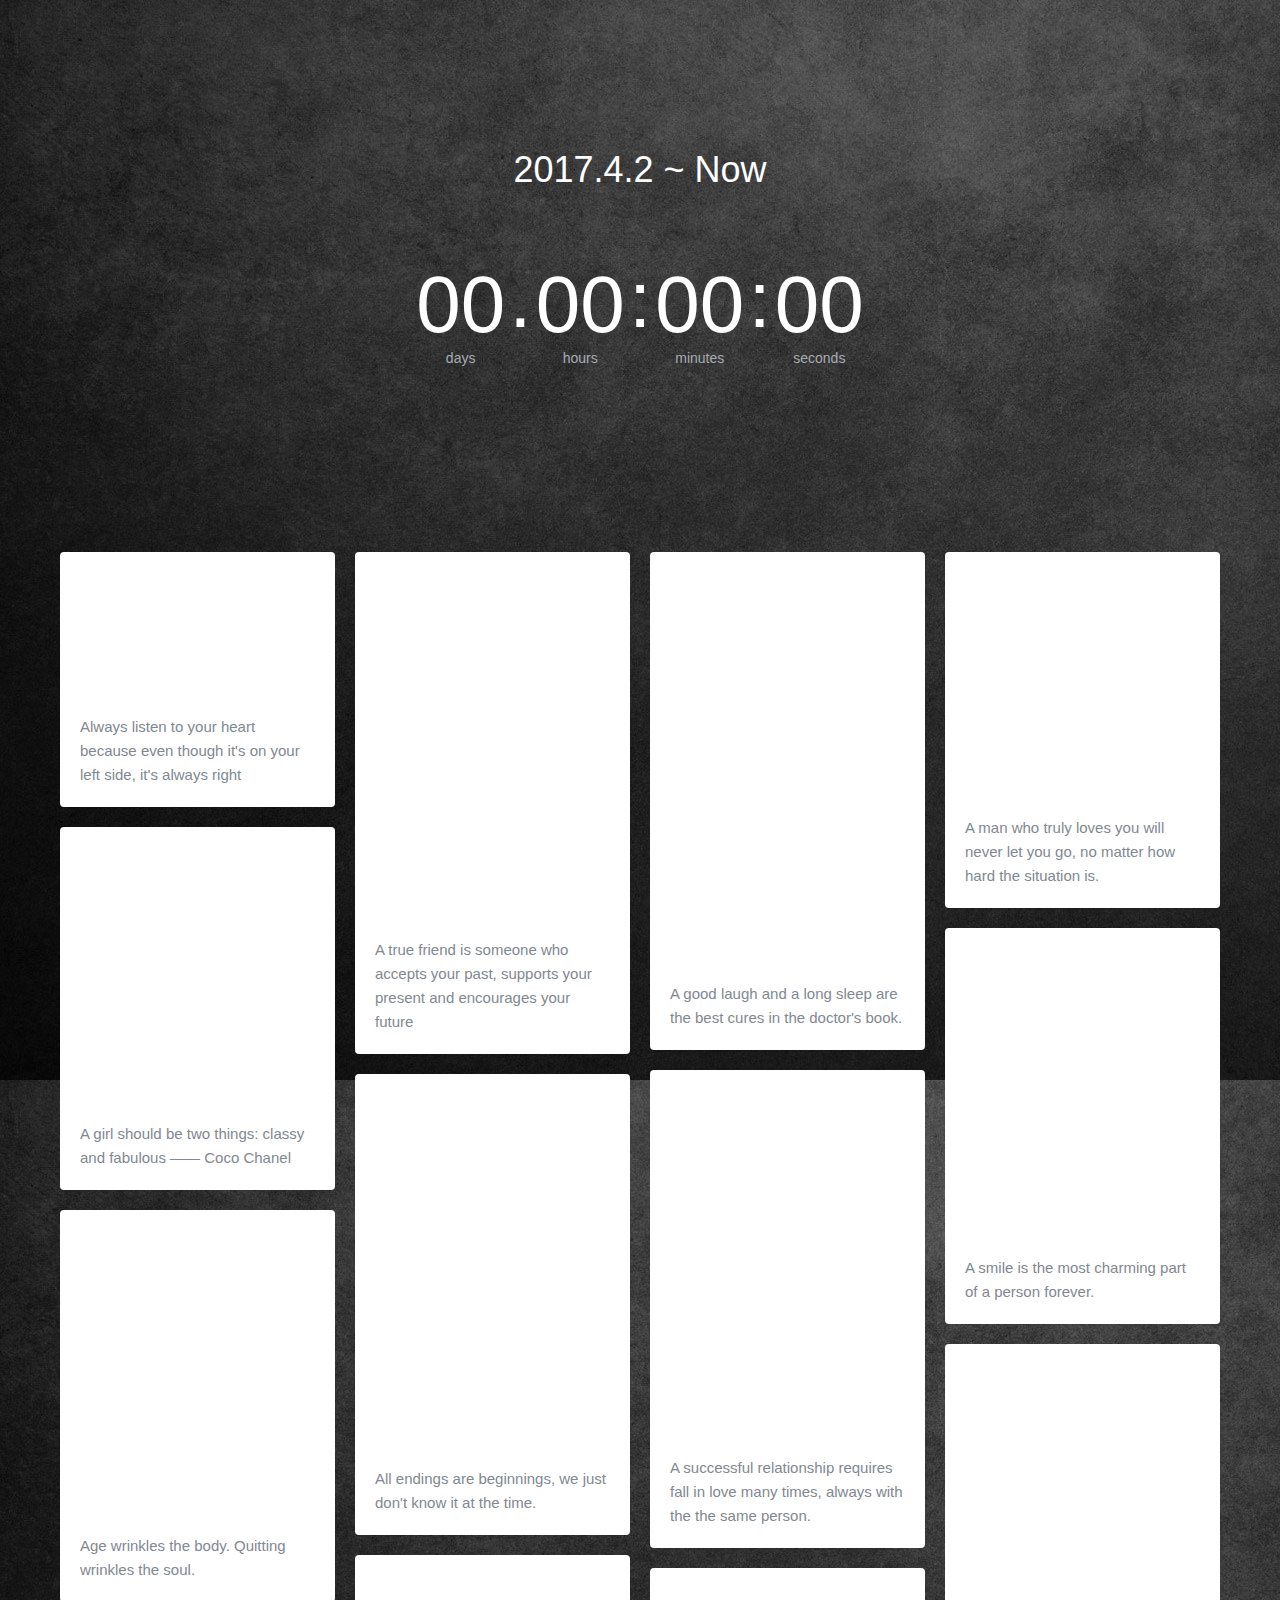
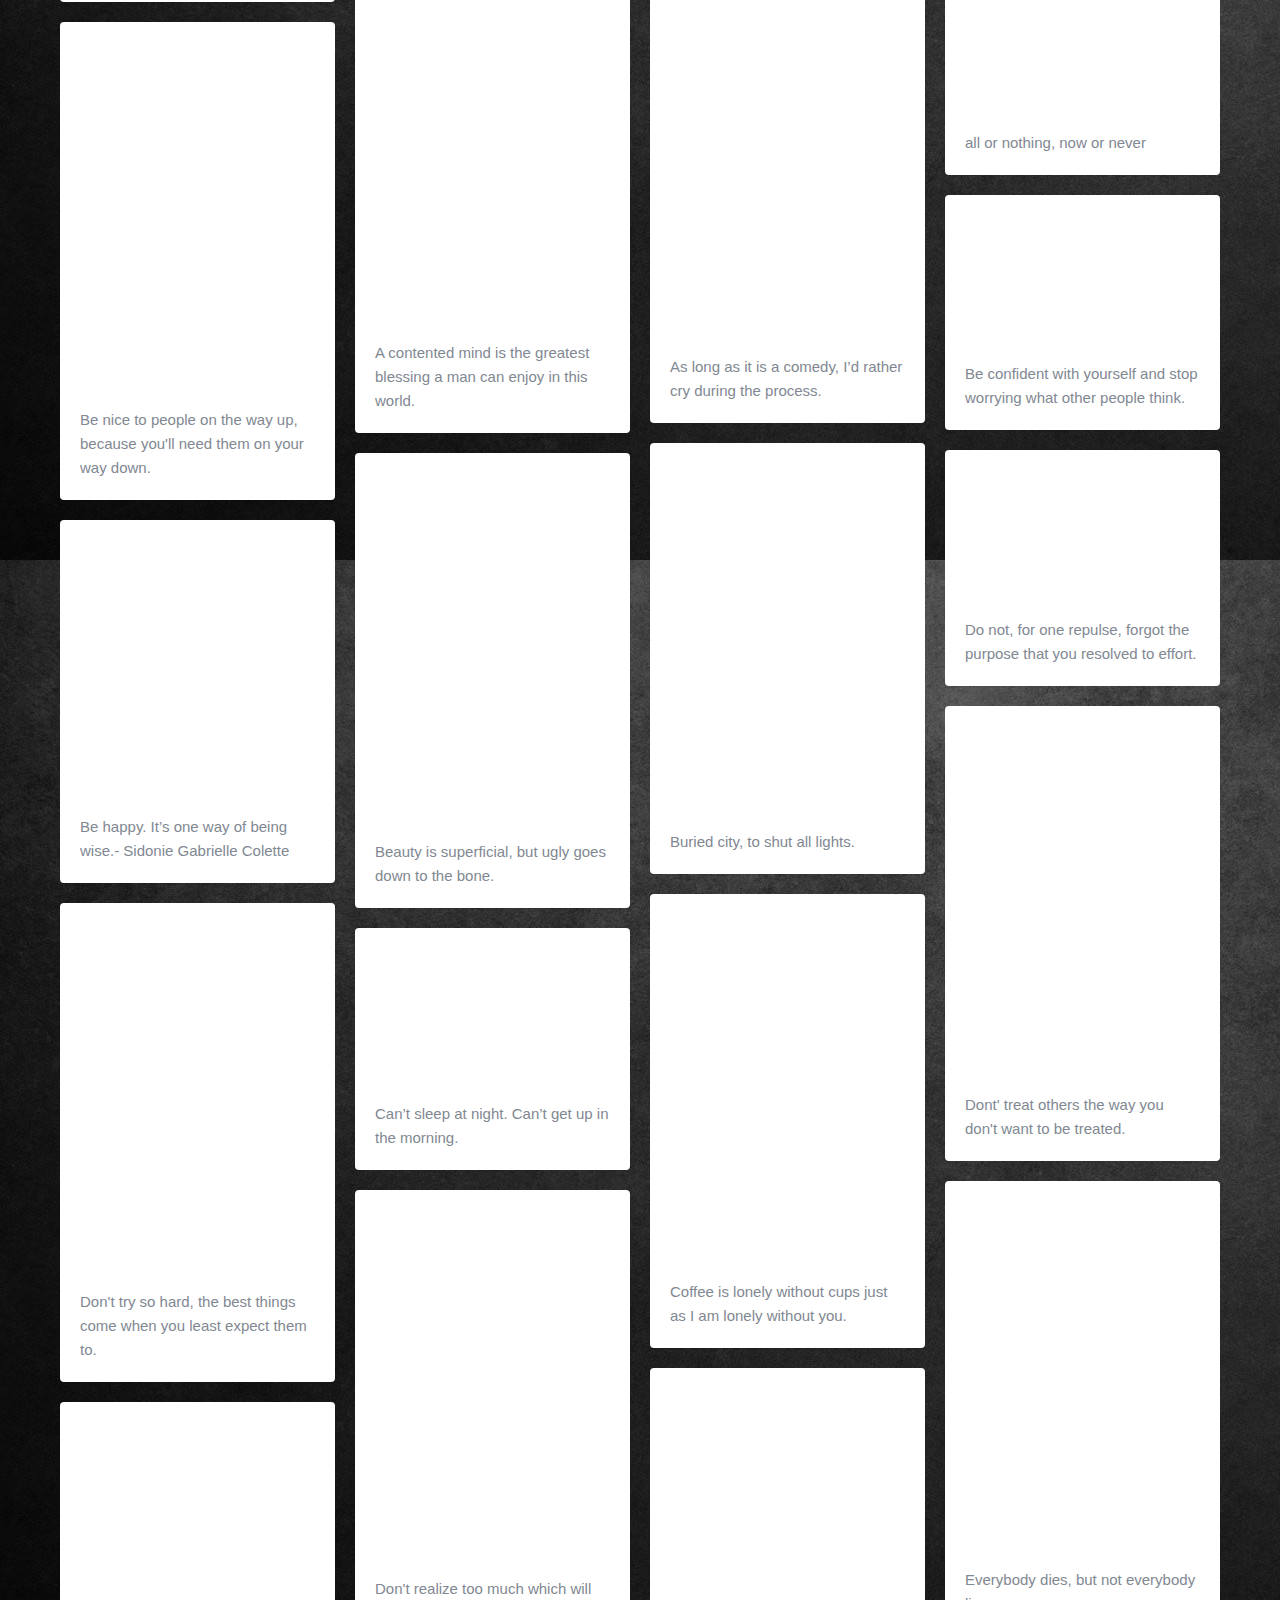
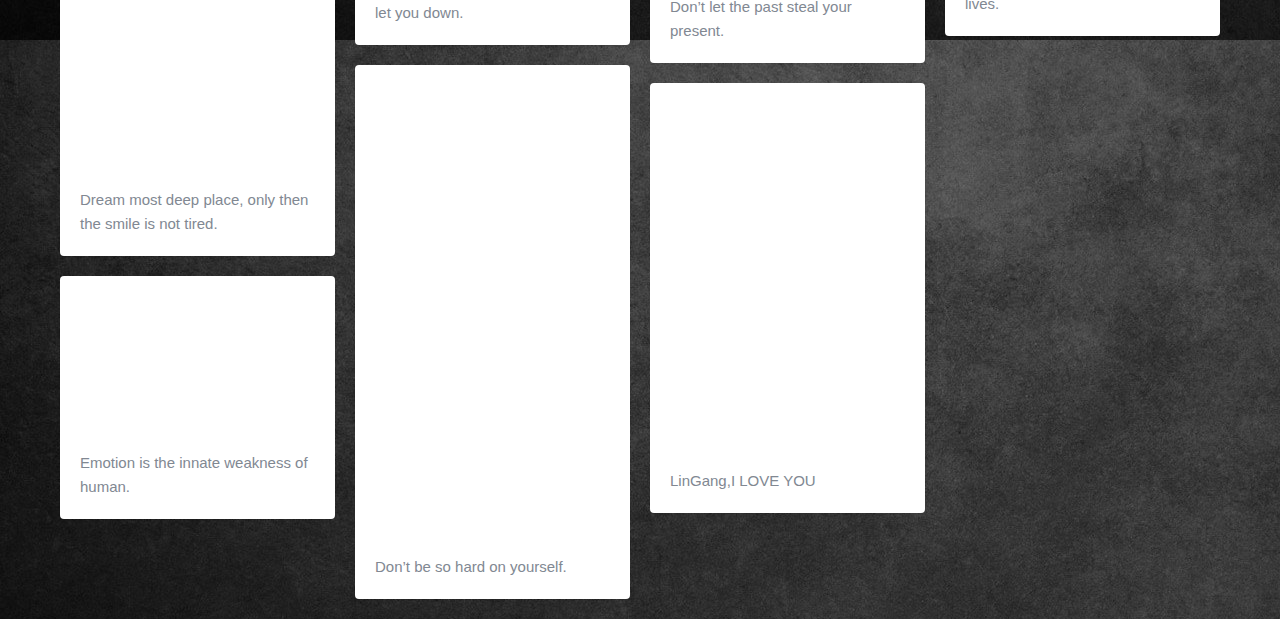
<file: gralley.html>
<!DOCTYPE html>
<!--[if lt IE 7]>      <html class="no-js lt-ie9 lt-ie8 lt-ie7"> <![endif]-->
<!--[if IE 7]>         <html class="no-js lt-ie9 lt-ie8"> <![endif]-->
<!--[if IE 8]>         <html class="no-js lt-ie9"> <![endif]-->
<!--[if gt IE 8]><!--> <html class="no-js"> <!--<![endif]-->
	<head>
	<meta charset="utf-8">
	<meta http-equiv="X-UA-Compatible" content="IE=edge">
	<title>相册 </title>
	<meta name="viewport" content="width=device-width, initial-scale=1">
	<meta name="keywords" content="free html5, free template, free bootstrap, html5, css3, mobile first, responsive" />




	
	<!-- Animate.css -->
	<link rel="stylesheet" href="gralley/css/animate.css">
	<!-- Magnific Popup -->
	<link rel="stylesheet" href="gralley/css/magnific-popup.css">
	<!-- Salvattore -->
	<link rel="stylesheet" href="gralley/css/salvattore.css">
	<!-- Theme Style -->
	<link rel="stylesheet" href="gralley/css/style.css">
	<!-- Time Style-->
	<link rel="stylesheet" href="gralley/css/time.css" />
	<!-- Modernizr JS -->
	<script src="gralley/js/modernizr-2.6.2.min.js"></script>
	
	<!-- FOR IE9 below -->
	<!--[if lt IE 9]>
	<script src="js/respond.min.js"></script>
	<![endif]-->

	
	</head>
	<body>
		
	<!-- Time -->
    <h1 align="center" style="margin-top:150px; color: white;">2017.4.2 ~ Now</h1>
    <ul class="countdown" style="color: white;">
        <li> <span class="days">00</span>
            <p class="days_ref">days</p>
        </li>
        <li class="seperator">.</li>
        <li> <span class="hours">00</span>
            <p class="hours_ref">hours</p>
        </li>
        <li class="seperator">:</li>
        <li> <span class="minutes">00</span>
            <p class="minutes_ref">minutes</p>
        </li>
        <li class="seperator">:</li>
        <li> <span class="seconds">00</span>
            <p class="seconds_ref">seconds</p>
        </li>
    </ul>
    <script src="js/jquery.min.js" type="text/javascript"></script>
    <script src="gralley/js/time.js" type="text/javascript"></script>
	
 <script  type="text/javascript">
        $('.countdown').downCount({
            date: '04/01/2017 00:00:00',
            offset: +8
        }, function () {
            alert('倒计时结束!');
        });
        
        
    </script>
	
	<!-- Gralley -->
	<div id="fh5co-main">
	<div class="container">

		<div class="row">

			<div id="fh5co-board" data-columns>

				<div class="item">
					<div class="animate-box">
						<a href="gralley/img/pictures/img_1.jpg" class="image-popup fh5co-board-img" title="林港是小狗">
							<img src="gralley/img/pictures/img_1.jpg" alt="Free HTML5 Bootstrap template"></a>
					</div>
					<div class="fh5co-desc">Always listen to your heart because even though it's on your left side, it's always right</div>
				</div>
				<div class="item">
					<div class="animate-box">
						<a href="gralley/img/pictures/img_2.jpg" class="image-popup fh5co-board-img" title="林港是小狗">
							<img src="gralley/img/pictures/img_2.jpg" alt="Free HTML5 Bootstrap template"></a>
					</div>
					<div class="fh5co-desc">A true friend is someone who accepts your past, supports your present and encourages your future</div>
				</div>
				<div class="item">
					<div class="animate-box">
						<a href="gralley/img/pictures/img_3.jpg" class="image-popup fh5co-board-img" title="林港是小狗">
							<img src="gralley/img/pictures/img_3.jpg" alt="Free HTML5 Bootstrap template"></a>
					</div>
					<div class="fh5co-desc">A good laugh and a long sleep are the best cures in the doctor's book.</div>
				</div>
				
				<div class="item">
					<div class="animate-box">
						<a href="gralley/img/pictures/img_4.jpg" class="image-popup fh5co-board-img" title="林港是小狗">
							<img src="gralley/img/pictures/img_4.jpg" alt="Free HTML5 Bootstrap template"></a>
					</div>
					<div class="fh5co-desc">A man who truly loves you will never let you go, no matter how hard the situation is.</div>
				</div>
				
				<div class="item">
					<div class="animate-box">
						<a href="gralley/img/pictures/img_5.jpg" class="image-popup fh5co-board-img" title="林港是小狗">
							<img src="gralley/img/pictures/img_5.jpg" alt="Free HTML5 Bootstrap template"></a>
					</div>
					<div class="fh5co-desc">A girl should be two things: classy and fabulous —— Coco Chanel </div>
				</div>
				
				<div class="item">
					<div class="animate-box">
						<a href="gralley/img/pictures/img_6.jpg" class="image-popup fh5co-board-img" title="林港是小狗">
							<img src="gralley/img/pictures/img_6.jpg" alt="Free HTML5 Bootstrap template"></a>
					</div>
					<div class="fh5co-desc">All endings are beginnings, we just don't know it at the time.</div>
				</div>
				
				<div class="item">
					<div class="animate-box">
						<a href="gralley/img/pictures/img_7.jpg" class="image-popup fh5co-board-img" title="林港是小狗">
							<img src="gralley/img/pictures/img_7.jpg" alt="Free HTML5 Bootstrap template"></a>
					</div>
					<div class="fh5co-desc">A successful relationship requires fall in love many times, always with the the same person.</div>
				</div>
				
				<div class="item">
					<div class="animate-box">
						<a href="gralley/img/pictures/img_8.jpg" class="image-popup fh5co-board-img" title="林港是小狗">
							<img src="gralley/img/pictures/img_8.jpg" alt="Free HTML5 Bootstrap template"></a>
					</div>
					<div class="fh5co-desc">A smile is the most charming part of a person forever.</div>
				</div>
				
				<div class="item">
					<div class="animate-box">
						<a href="gralley/img/pictures/img_9.jpg" class="image-popup fh5co-board-img" title="林港是小狗">
							<img src="gralley/img/pictures/img_9.jpg" alt="Free HTML5 Bootstrap template"></a>
					</div>
					<div class="fh5co-desc">Age wrinkles the body. Quitting wrinkles the soul.</div>
				</div>
				
				<div class="item">
					<div class="animate-box">
						<a href="gralley/img/pictures/img_10.jpg" class="image-popup fh5co-board-img" title="林港是小狗">
							<img src="gralley/img/pictures/img_10.jpg" alt="Free HTML5 Bootstrap template"></a>
					</div>
					<div class="fh5co-desc">A contented mind is the greatest blessing a man can enjoy in this world. </div>
				</div>
				
				<div class="item">
					<div class="animate-box">
						<a href="gralley/img/pictures/img_11.jpg" class="image-popup fh5co-board-img" title="林港是小狗">
							<img src="gralley/img/pictures/img_11.jpg" alt="Free HTML5 Bootstrap template"></a>
					</div>
					<div class="fh5co-desc">As long as it is a comedy, I’d rather cry during the process.</div>
				</div>
				
				<div class="item">
					<div class="animate-box">
						<a href="gralley/img/pictures/img_12.jpg" class="image-popup fh5co-board-img" title="林港是小狗">
							<img src="gralley/img/pictures/img_12.jpg" alt="Free HTML5 Bootstrap template"></a>
					</div>
					<div class="fh5co-desc">all or nothing, now or never </div>
				</div>
				
				<div class="item">
					<div class="animate-box">
						<a href="gralley/img/pictures/img_13.jpg" class="image-popup fh5co-board-img" title="林港是小狗">
							<img src="gralley/img/pictures/img_13.jpg" alt="Free HTML5 Bootstrap template"></a>
					</div>
					<div class="fh5co-desc">Be nice to people on the way up, because you'll need them on your way down.</div>
				</div>
				
				<div class="item">
					<div class="animate-box">
						<a href="gralley/img/pictures/img_14.jpg" class="image-popup fh5co-board-img" title="林港是小狗">
							<img src="gralley/img/pictures/img_14.jpg" alt="Free HTML5 Bootstrap template"></a>
					</div>
					<div class="fh5co-desc">Beauty is superficial, but ugly goes down to the bone. </div>
				</div>
				
				<div class="item">
					<div class="animate-box">
						<a href="gralley/img/pictures/img_15.jpg" class="image-popup fh5co-board-img" title="林港是小狗">
							<img src="gralley/img/pictures/img_15.jpg" alt="Free HTML5 Bootstrap template"></a>
					</div>
					<div class="fh5co-desc">Buried city, to shut all lights.</div>
				</div>
				
				<div class="item">
					<div class="animate-box">
						<a href="gralley/img/pictures/img_16.jpg" class="image-popup fh5co-board-img" title="林港是小狗">
							<img src="gralley/img/pictures/img_16.jpg" alt="Free HTML5 Bootstrap template"></a>
					</div>
					<div class="fh5co-desc">Be confident with yourself and stop worrying what other people think. </div>
				</div>
				
				<div class="item">
					<div class="animate-box">
						<a href="gralley/img/pictures/img_17.jpg" class="image-popup fh5co-board-img" title="林港是小狗">
							<img src="gralley/img/pictures/img_17.jpg" alt="Free HTML5 Bootstrap template"></a>
					</div>
					<div class="fh5co-desc">Be happy. It’s one way of being wise.- Sidonie Gabrielle Colette</div>
				</div>
				
				<div class="item">
					<div class="animate-box">
						<a href="gralley/img/pictures/img_18.jpg" class="image-popup fh5co-board-img" title="林港是小狗">
							<img src="gralley/img/pictures/img_18.jpg" alt="Free HTML5 Bootstrap template"></a>
					</div>
					<div class="fh5co-desc">Can’t sleep at night. Can’t get up in the morning.</div>
				</div>
				
				<div class="item">
					<div class="animate-box">
						<a href="gralley/img/pictures/img_19.jpg" class="image-popup fh5co-board-img" title="林港是小狗">
							<img src="gralley/img/pictures/img_19.jpg" alt="Free HTML5 Bootstrap template"></a>
					</div>
					<div class="fh5co-desc">Coffee is lonely without cups just as I am lonely without you.</div>
				</div>
				
				<div class="item">
					<div class="animate-box">
						<a href="gralley/img/pictures/img_20.jpg" class="image-popup fh5co-board-img" title="林港是小狗">
							<img src="gralley/img/pictures/img_20.jpg" alt="Free HTML5 Bootstrap template"></a>
					</div>
					<div class="fh5co-desc">Do not, for one repulse, forgot the purpose that you resolved to effort. </div>
				</div>
				
				<div class="item">
					<div class="animate-box">
						<a href="gralley/img/pictures/img_21.jpg" class="image-popup fh5co-board-img" title="林港是小狗">
							<img src="gralley/img/pictures/img_21.jpg" alt="Free HTML5 Bootstrap template"></a>
					</div>
					<div class="fh5co-desc">Don't try so hard, the best things come when you least expect them to. </div>
				</div>
				
				<div class="item">
					<div class="animate-box">
						<a href="gralley/img/pictures/img_22.jpg" class="image-popup fh5co-board-img" title="林港是小狗">
							<img src="gralley/img/pictures/img_22.jpg" alt="Free HTML5 Bootstrap template"></a>
					</div>
					<div class="fh5co-desc">Don't realize too much which will let you down.</div>
				</div>
				
				<div class="item">
					<div class="animate-box">
						<a href="gralley/img/pictures/img_23.jpg" class="image-popup fh5co-board-img" title="林港是小狗">
							<img src="gralley/img/pictures/img_23.jpg" alt="Free HTML5 Bootstrap template"></a>
					</div>
					<div class="fh5co-desc">Don’t let the past steal your present.</div>
				</div>
				
				<div class="item">
					<div class="animate-box">
						<a href="gralley/img/pictures/img_24.jpg" class="image-popup fh5co-board-img" title="林港是小狗">
							<img src="gralley/img/pictures/img_24.jpg" alt="Free HTML5 Bootstrap template"></a>
					</div>
					<div class="fh5co-desc">Dont' treat others the way you don't want to be treated. </div>
				</div>
				
				<div class="item">
					<div class="animate-box">
						<a href="gralley/img/pictures/img_25.jpg" class="image-popup fh5co-board-img" title="林港是小狗">
							<img src="gralley/img/pictures/img_25.jpg" alt="Free HTML5 Bootstrap template"></a>
					</div>
					<div class="fh5co-desc">Dream most deep place, only then the smile is not tired. </div>
				</div>
				
				<div class="item">
					<div class="animate-box">
						<a href="gralley/img/pictures/img_26.jpg" class="image-popup fh5co-board-img" title="林港是小狗">
							<img src="gralley/img/pictures/img_26.jpg" alt="Free HTML5 Bootstrap template"></a>
					</div>
					<div class="fh5co-desc">Don’t be so hard on yourself.</div>
				</div>
				
				<div class="item">
					<div class="animate-box">
						<a href="gralley/img/pictures/img_27.jpg" class="image-popup fh5co-board-img" title="林港我爱你">
							<img src="gralley/img/pictures/img_27.jpg" alt="Free HTML5 Bootstrap template"></a>
					</div>
					<div class="fh5co-desc">LinGang,I LOVE YOU</div>
				</div>
				
				<div class="item">
					<div class="animate-box">
						<a href="gralley/img/pictures/img_28.jpg" class="image-popup fh5co-board-img" title="林港是小狗">
							<img src="gralley/img/pictures/img_28.jpg" alt="Free HTML5 Bootstrap template"></a>
					</div>
					<div class="fh5co-desc">Everybody dies, but not everybody lives.</div>
				</div>
				
				<div class="item">
					<div class="animate-box">
						<a href="gralley/img/pictures/img_29.jpg" class="image-popup fh5co-board-img" title="林港是小狗">
							<img src="gralley/img/pictures/img_29.jpg" alt="Free HTML5 Bootstrap template"></a>
					</div>
					<div class="fh5co-desc">Emotion is the innate weakness of human.</div>
				</div>
				
				
				
				
				
			</div>
			
		</div>
	</div>
</div>


	<!-- jQuery -->
	<script src="http://www.jq22.com/jquery/jquery-1.10.2.js"></script>
	<!-- jQuery Easing -->
	<script src="gralley/js/jquery.easing.1.3.js"></script>
	<!-- Bootstrap -->
	<script src="http://www.jq22.com/jquery/bootstrap-3.3.4.js"></script>
	<!-- Waypoints -->
	<script src="gralley/js/jquery.waypoints.min.js"></script>
	<!-- Magnific Popup -->
	<script src="gralley/js/jquery.magnific-popup.min.js"></script>
	<!-- Salvattore -->
	<script src="gralley/js/salvattore.min.js"></script>
	<!-- Main JS -->
	<script src="gralley/js/main.js"></script>

	

	
	</body>
</html>
</file>
<file: gralley/css/salvattore.css>
/*
   Spezific styling for salvattore
   Feel free to edit it as you like
   More info at http://salvattore.com
 */

/* Base styles */
.column { float: left; }

@media screen and (max-width: 480px) {
.column { float: none; position: relative; clear: both; }
}
.size-1of4 { width: 25%; }
.size-1of3 { width: 33.333%; }
.size-1of2 { width: 50%; }
#fh5co-board[data-columns]::before { content: '4 .column.size-1of4'; }

/* Configurate salvattore with media queries */
@media screen and (max-width: 450px) {
#fh5co-board[data-columns]::before { content: '1 .column'; }
}

@media screen and (min-width: 451px) and (max-width: 700px) {
#fh5co-board[data-columns]::before { content: '2 .column.size-1of2'; }
}

@media screen and (min-width: 701px) and (max-width: 850px) {
#fh5co-board[data-columns]::before { content: '3 .column.size-1of3'; }
}

@media screen and (min-width: 851px) {
#fh5co-board[data-columns]::before { content: '4 .column.size-1of4'; }
}
</file>
<file: gralley/css/style.css>
@charset "UTF-8";
@font-face { font-family: 'icomoon'; src: url("../fonts/icomoon/icomoon.eot?srf3rx"); src: url("../fonts/icomoon/icomoon.eot?srf3rx#iefix") format("embedded-opentype"), url("../fonts/icomoon/icomoon.ttf?srf3rx") format("truetype"), url("../fonts/icomoon/icomoon.woff?srf3rx") format("woff"), url("../fonts/icomoon/icomoon.svg?srf3rx#icomoon") format("svg"); font-weight: normal; font-style: normal; }
/*!
 * Bootstrap v3.3.5 (http://getbootstrap.com)
 * Copyright 2011-2015 Twitter, Inc.
 * Licensed under MIT (https://github.com/twbs/bootstrap/blob/master/LICENSE)
 */
/*! normalize.css v3.0.3 | MIT License | github.com/necolas/normalize.css */
html { font-family: sans-serif; -ms-text-size-adjust: 100%; -webkit-text-size-adjust: 100%; }
body { margin: 0; }
article, aside, details, figcaption, figure, footer, header, hgroup, main, menu, nav, section, summary { display: block; }
audio, canvas, progress, video { display: inline-block; vertical-align: baseline; }
audio:not([controls]) { display: none; height: 0; }
[hidden], template { display: none; }
a { background-color: transparent; }
a:active, a:hover { outline: 0; }
abbr[title] { border-bottom: 1px dotted; }
b, strong { font-weight: bold; }
dfn { font-style: italic; }
h1 { font-size: 2em; margin: 0.67em 0; }
mark { background: #ff0; color: #000; }
small { font-size: 80%; }
sub, sup { font-size: 75%; line-height: 0; position: relative; vertical-align: baseline; }
sup { top: -0.5em; }
sub { bottom: -0.25em; }
img { border: 0; }
svg:not(:root) { overflow: hidden; }
figure { margin: 1em 40px; }
hr { box-sizing: content-box; height: 0; }
pre { overflow: auto; }
code, kbd, pre, samp { font-family: monospace, monospace; font-size: 1em; }
button, input, optgroup, select, textarea { color: inherit; font: inherit; margin: 0; }
button { overflow: visible; }
button, select { text-transform: none; }
button, html input[type="button"], input[type="reset"], input[type="submit"] { -webkit-appearance: button; cursor: pointer; }
button[disabled], html input[disabled] { cursor: default; }
 button::-moz-focus-inner, input::-moz-focus-inner {
 border: 0;
 padding: 0;
}
input { line-height: normal; }
input[type="checkbox"], input[type="radio"] { box-sizing: border-box; padding: 0; }
 input[type="number"]::-webkit-inner-spin-button, input[type="number"]::-webkit-outer-spin-button {
 height: auto;
}
input[type="search"] { -webkit-appearance: textfield; box-sizing: content-box; }
 input[type="search"]::-webkit-search-cancel-button, input[type="search"]::-webkit-search-decoration {
 -webkit-appearance: none;
}
fieldset { border: 1px solid #c0c0c0; margin: 0 2px; padding: 0.35em 0.625em 0.75em; }
legend { border: 0; padding: 0; }
textarea { overflow: auto; }
optgroup { font-weight: bold; }
table { border-collapse: collapse; border-spacing: 0; }
td, th { padding: 0; }
.copyrights { text-indent: -9999px; height: 0; line-height: 0; font-size: 0; overflow: hidden; }

/*! Source: https://github.com/h5bp/html5-boilerplate/blob/master/src/css/main.css */
@media print {
*,  *:before,  *:after { background: transparent !important; color: #000 !important; box-shadow: none !important; text-shadow: none !important; }
a,  a:visited { text-decoration: underline; }
a[href]:after { content: " (" attr(href) ")"; }
abbr[title]:after { content: " (" attr(title) ")"; }
a[href^="#"]:after,  a[href^="javascript:"]:after { content: ""; }
pre,  blockquote { border: 1px solid #999; page-break-inside: avoid; }
thead { display: table-header-group; }
tr,  img { page-break-inside: avoid; }
img { max-width: 100% !important; }
p,  h2,  h3 { orphans: 3; widows: 3; }
h2,  h3 { page-break-after: avoid; }
.navbar { display: none; }
.btn > .caret,  .dropup > .btn > .caret { border-top-color: #000 !important; }
.label { border: 1px solid #000; }
.table { border-collapse: collapse !important; }
.table td,  .table th { background-color: #fff !important; }
.table-bordered th,  .table-bordered td { border: 1px solid #ddd !important; }
}
@font-face { font-family: 'Glyphicons Halflings'; src: url("../fonts/bootstrap/glyphicons-halflings-regular.eot"); src: url("../fonts/bootstrap/glyphicons-halflings-regular.eot?#iefix") format("embedded-opentype"), url("../fonts/bootstrap/glyphicons-halflings-regular.woff2") format("woff2"), url("../fonts/bootstrap/glyphicons-halflings-regular.woff") format("woff"), url("../fonts/bootstrap/glyphicons-halflings-regular.ttf") format("truetype"), url("../fonts/bootstrap/glyphicons-halflings-regular.svg#glyphicons_halflingsregular") format("svg"); }
.glyphicon { position: relative; top: 1px; display: inline-block; font-family: 'Glyphicons Halflings'; font-style: normal; font-weight: normal; line-height: 1; -webkit-font-smoothing: antialiased; -moz-osx-font-smoothing: grayscale; }
.glyphicon-asterisk:before { content: "\2a"; }
.glyphicon-plus:before { content: "\2b"; }
.glyphicon-euro:before, .glyphicon-eur:before { content: "\20ac"; }
.glyphicon-minus:before { content: "\2212"; }
.glyphicon-cloud:before { content: "\2601"; }
.glyphicon-envelope:before { content: "\2709"; }
.glyphicon-pencil:before { content: "\270f"; }
.glyphicon-glass:before { content: "\e001"; }
.glyphicon-music:before { content: "\e002"; }
.glyphicon-search:before { content: "\e003"; }
.glyphicon-heart:before { content: "\e005"; }
.glyphicon-star:before { content: "\e006"; }
.glyphicon-star-empty:before { content: "\e007"; }
.glyphicon-user:before { content: "\e008"; }
.glyphicon-film:before { content: "\e009"; }
.glyphicon-th-large:before { content: "\e010"; }
.glyphicon-th:before { content: "\e011"; }
.glyphicon-th-list:before { content: "\e012"; }
.glyphicon-ok:before { content: "\e013"; }
.glyphicon-remove:before { content: "\e014"; }
.glyphicon-zoom-in:before { content: "\e015"; }
.glyphicon-zoom-out:before { content: "\e016"; }
.glyphicon-off:before { content: "\e017"; }
.glyphicon-signal:before { content: "\e018"; }
.glyphicon-cog:before { content: "\e019"; }
.glyphicon-trash:before { content: "\e020"; }
.glyphicon-home:before { content: "\e021"; }
.glyphicon-file:before { content: "\e022"; }
.glyphicon-time:before { content: "\e023"; }
.glyphicon-road:before { content: "\e024"; }
.glyphicon-download-alt:before { content: "\e025"; }
.glyphicon-download:before { content: "\e026"; }
.glyphicon-upload:before { content: "\e027"; }
.glyphicon-inbox:before { content: "\e028"; }
.glyphicon-play-circle:before { content: "\e029"; }
.glyphicon-repeat:before { content: "\e030"; }
.glyphicon-refresh:before { content: "\e031"; }
.glyphicon-list-alt:before { content: "\e032"; }
.glyphicon-lock:before { content: "\e033"; }
.glyphicon-flag:before { content: "\e034"; }
.glyphicon-headphones:before { content: "\e035"; }
.glyphicon-volume-off:before { content: "\e036"; }
.glyphicon-volume-down:before { content: "\e037"; }
.glyphicon-volume-up:before { content: "\e038"; }
.glyphicon-qrcode:before { content: "\e039"; }
.glyphicon-barcode:before { content: "\e040"; }
.glyphicon-tag:before { content: "\e041"; }
.glyphicon-tags:before { content: "\e042"; }
.glyphicon-book:before { content: "\e043"; }
.glyphicon-bookmark:before { content: "\e044"; }
.glyphicon-print:before { content: "\e045"; }
.glyphicon-camera:before { content: "\e046"; }
.glyphicon-font:before { content: "\e047"; }
.glyphicon-bold:before { content: "\e048"; }
.glyphicon-italic:before { content: "\e049"; }
.glyphicon-text-height:before { content: "\e050"; }
.glyphicon-text-width:before { content: "\e051"; }
.glyphicon-align-left:before { content: "\e052"; }
.glyphicon-align-center:before { content: "\e053"; }
.glyphicon-align-right:before { content: "\e054"; }
.glyphicon-align-justify:before { content: "\e055"; }
.glyphicon-list:before { content: "\e056"; }
.glyphicon-indent-left:before { content: "\e057"; }
.glyphicon-indent-right:before { content: "\e058"; }
.glyphicon-facetime-video:before { content: "\e059"; }
.glyphicon-picture:before { content: "\e060"; }
.glyphicon-map-marker:before { content: "\e062"; }
.glyphicon-adjust:before { content: "\e063"; }
.glyphicon-tint:before { content: "\e064"; }
.glyphicon-edit:before { content: "\e065"; }
.glyphicon-share:before { content: "\e066"; }
.glyphicon-check:before { content: "\e067"; }
.glyphicon-move:before { content: "\e068"; }
.glyphicon-step-backward:before { content: "\e069"; }
.glyphicon-fast-backward:before { content: "\e070"; }
.glyphicon-backward:before { content: "\e071"; }
.glyphicon-play:before { content: "\e072"; }
.glyphicon-pause:before { content: "\e073"; }
.glyphicon-stop:before { content: "\e074"; }
.glyphicon-forward:before { content: "\e075"; }
.glyphicon-fast-forward:before { content: "\e076"; }
.glyphicon-step-forward:before { content: "\e077"; }
.glyphicon-eject:before { content: "\e078"; }
.glyphicon-chevron-left:before { content: "\e079"; }
.glyphicon-chevron-right:before { content: "\e080"; }
.glyphicon-plus-sign:before { content: "\e081"; }
.glyphicon-minus-sign:before { content: "\e082"; }
.glyphicon-remove-sign:before { content: "\e083"; }
.glyphicon-ok-sign:before { content: "\e084"; }
.glyphicon-question-sign:before { content: "\e085"; }
.glyphicon-info-sign:before { content: "\e086"; }
.glyphicon-screenshot:before { content: "\e087"; }
.glyphicon-remove-circle:before { content: "\e088"; }
.glyphicon-ok-circle:before { content: "\e089"; }
.glyphicon-ban-circle:before { content: "\e090"; }
.glyphicon-arrow-left:before { content: "\e091"; }
.glyphicon-arrow-right:before { content: "\e092"; }
.glyphicon-arrow-up:before { content: "\e093"; }
.glyphicon-arrow-down:before { content: "\e094"; }
.glyphicon-share-alt:before { content: "\e095"; }
.glyphicon-resize-full:before { content: "\e096"; }
.glyphicon-resize-small:before { content: "\e097"; }
.glyphicon-exclamation-sign:before { content: "\e101"; }
.glyphicon-gift:before { content: "\e102"; }
.glyphicon-leaf:before { content: "\e103"; }
.glyphicon-fire:before { content: "\e104"; }
.glyphicon-eye-open:before { content: "\e105"; }
.glyphicon-eye-close:before { content: "\e106"; }
.glyphicon-warning-sign:before { content: "\e107"; }
.glyphicon-plane:before { content: "\e108"; }
.glyphicon-calendar:before { content: "\e109"; }
.glyphicon-random:before { content: "\e110"; }
.glyphicon-comment:before { content: "\e111"; }
.glyphicon-magnet:before { content: "\e112"; }
.glyphicon-chevron-up:before { content: "\e113"; }
.glyphicon-chevron-down:before { content: "\e114"; }
.glyphicon-retweet:before { content: "\e115"; }
.glyphicon-shopping-cart:before { content: "\e116"; }
.glyphicon-folder-close:before { content: "\e117"; }
.glyphicon-folder-open:before { content: "\e118"; }
.glyphicon-resize-vertical:before { content: "\e119"; }
.glyphicon-resize-horizontal:before { content: "\e120"; }
.glyphicon-hdd:before { content: "\e121"; }
.glyphicon-bullhorn:before { content: "\e122"; }
.glyphicon-bell:before { content: "\e123"; }
.glyphicon-certificate:before { content: "\e124"; }
.glyphicon-thumbs-up:before { content: "\e125"; }
.glyphicon-thumbs-down:before { content: "\e126"; }
.glyphicon-hand-right:before { content: "\e127"; }
.glyphicon-hand-left:before { content: "\e128"; }
.glyphicon-hand-up:before { content: "\e129"; }
.glyphicon-hand-down:before { content: "\e130"; }
.glyphicon-circle-arrow-right:before { content: "\e131"; }
.glyphicon-circle-arrow-left:before { content: "\e132"; }
.glyphicon-circle-arrow-up:before { content: "\e133"; }
.glyphicon-circle-arrow-down:before { content: "\e134"; }
.glyphicon-globe:before { content: "\e135"; }
.glyphicon-wrench:before { content: "\e136"; }
.glyphicon-tasks:before { content: "\e137"; }
.glyphicon-filter:before { content: "\e138"; }
.glyphicon-briefcase:before { content: "\e139"; }
.glyphicon-fullscreen:before { content: "\e140"; }
.glyphicon-dashboard:before { content: "\e141"; }
.glyphicon-paperclip:before { content: "\e142"; }
.glyphicon-heart-empty:before { content: "\e143"; }
.glyphicon-link:before { content: "\e144"; }
.glyphicon-phone:before { content: "\e145"; }
.glyphicon-pushpin:before { content: "\e146"; }
.glyphicon-usd:before { content: "\e148"; }
.glyphicon-gbp:before { content: "\e149"; }
.glyphicon-sort:before { content: "\e150"; }
.glyphicon-sort-by-alphabet:before { content: "\e151"; }
.glyphicon-sort-by-alphabet-alt:before { content: "\e152"; }
.glyphicon-sort-by-order:before { content: "\e153"; }
.glyphicon-sort-by-order-alt:before { content: "\e154"; }
.glyphicon-sort-by-attributes:before { content: "\e155"; }
.glyphicon-sort-by-attributes-alt:before { content: "\e156"; }
.glyphicon-unchecked:before { content: "\e157"; }
.glyphicon-expand:before { content: "\e158"; }
.glyphicon-collapse-down:before { content: "\e159"; }
.glyphicon-collapse-up:before { content: "\e160"; }
.glyphicon-log-in:before { content: "\e161"; }
.glyphicon-flash:before { content: "\e162"; }
.glyphicon-log-out:before { content: "\e163"; }
.glyphicon-new-window:before { content: "\e164"; }
.glyphicon-record:before { content: "\e165"; }
.glyphicon-save:before { content: "\e166"; }
.glyphicon-open:before { content: "\e167"; }
.glyphicon-saved:before { content: "\e168"; }
.glyphicon-import:before { content: "\e169"; }
.glyphicon-export:before { content: "\e170"; }
.glyphicon-send:before { content: "\e171"; }
.glyphicon-floppy-disk:before { content: "\e172"; }
.glyphicon-floppy-saved:before { content: "\e173"; }
.glyphicon-floppy-remove:before { content: "\e174"; }
.glyphicon-floppy-save:before { content: "\e175"; }
.glyphicon-floppy-open:before { content: "\e176"; }
.glyphicon-credit-card:before { content: "\e177"; }
.glyphicon-transfer:before { content: "\e178"; }
.glyphicon-cutlery:before { content: "\e179"; }
.glyphicon-header:before { content: "\e180"; }
.glyphicon-compressed:before { content: "\e181"; }
.glyphicon-earphone:before { content: "\e182"; }
.glyphicon-phone-alt:before { content: "\e183"; }
.glyphicon-tower:before { content: "\e184"; }
.glyphicon-stats:before { content: "\e185"; }
.glyphicon-sd-video:before { content: "\e186"; }
.glyphicon-hd-video:before { content: "\e187"; }
.glyphicon-subtitles:before { content: "\e188"; }
.glyphicon-sound-stereo:before { content: "\e189"; }
.glyphicon-sound-dolby:before { content: "\e190"; }
.glyphicon-sound-5-1:before { content: "\e191"; }
.glyphicon-sound-6-1:before { content: "\e192"; }
.glyphicon-sound-7-1:before { content: "\e193"; }
.glyphicon-copyright-mark:before { content: "\e194"; }
.glyphicon-registration-mark:before { content: "\e195"; }
.glyphicon-cloud-download:before { content: "\e197"; }
.glyphicon-cloud-upload:before { content: "\e198"; }
.glyphicon-tree-conifer:before { content: "\e199"; }
.glyphicon-tree-deciduous:before { content: "\e200"; }
.glyphicon-cd:before { content: "\e201"; }
.glyphicon-save-file:before { content: "\e202"; }
.glyphicon-open-file:before { content: "\e203"; }
.glyphicon-level-up:before { content: "\e204"; }
.glyphicon-copy:before { content: "\e205"; }
.glyphicon-paste:before { content: "\e206"; }
.glyphicon-alert:before { content: "\e209"; }
.glyphicon-equalizer:before { content: "\e210"; }
.glyphicon-king:before { content: "\e211"; }
.glyphicon-queen:before { content: "\e212"; }
.glyphicon-pawn:before { content: "\e213"; }
.glyphicon-bishop:before { content: "\e214"; }
.glyphicon-knight:before { content: "\e215"; }
.glyphicon-baby-formula:before { content: "\e216"; }
.glyphicon-tent:before { content: "\26fa"; }
.glyphicon-blackboard:before { content: "\e218"; }
.glyphicon-bed:before { content: "\e219"; }
.glyphicon-apple:before { content: "\f8ff"; }
.glyphicon-erase:before { content: "\e221"; }
.glyphicon-hourglass:before { content: "\231b"; }
.glyphicon-lamp:before { content: "\e223"; }
.glyphicon-duplicate:before { content: "\e224"; }
.glyphicon-piggy-bank:before { content: "\e225"; }
.glyphicon-scissors:before { content: "\e226"; }
.glyphicon-bitcoin:before { content: "\e227"; }
.glyphicon-btc:before { content: "\e227"; }
.glyphicon-xbt:before { content: "\e227"; }
.glyphicon-yen:before { content: "\00a5"; }
.glyphicon-jpy:before { content: "\00a5"; }
.glyphicon-ruble:before { content: "\20bd"; }
.glyphicon-rub:before { content: "\20bd"; }
.glyphicon-scale:before { content: "\e230"; }
.glyphicon-ice-lolly:before { content: "\e231"; }
.glyphicon-ice-lolly-tasted:before { content: "\e232"; }
.glyphicon-education:before { content: "\e233"; }
.glyphicon-option-horizontal:before { content: "\e234"; }
.glyphicon-option-vertical:before { content: "\e235"; }
.glyphicon-menu-hamburger:before { content: "\e236"; }
.glyphicon-modal-window:before { content: "\e237"; }
.glyphicon-oil:before { content: "\e238"; }
.glyphicon-grain:before { content: "\e239"; }
.glyphicon-sunglasses:before { content: "\e240"; }
.glyphicon-text-size:before { content: "\e241"; }
.glyphicon-text-color:before { content: "\e242"; }
.glyphicon-text-background:before { content: "\e243"; }
.glyphicon-object-align-top:before { content: "\e244"; }
.glyphicon-object-align-bottom:before { content: "\e245"; }
.glyphicon-object-align-horizontal:before { content: "\e246"; }
.glyphicon-object-align-left:before { content: "\e247"; }
.glyphicon-object-align-vertical:before { content: "\e248"; }
.glyphicon-object-align-right:before { content: "\e249"; }
.glyphicon-triangle-right:before { content: "\e250"; }
.glyphicon-triangle-left:before { content: "\e251"; }
.glyphicon-triangle-bottom:before { content: "\e252"; }
.glyphicon-triangle-top:before { content: "\e253"; }
.glyphicon-console:before { content: "\e254"; }
.glyphicon-superscript:before { content: "\e255"; }
.glyphicon-subscript:before { content: "\e256"; }
.glyphicon-menu-left:before { content: "\e257"; }
.glyphicon-menu-right:before { content: "\e258"; }
.glyphicon-menu-down:before { content: "\e259"; }
.glyphicon-menu-up:before { content: "\e260"; }
* { -webkit-box-sizing: border-box; -moz-box-sizing: border-box; box-sizing: border-box; }
*:before, *:after { -webkit-box-sizing: border-box; -moz-box-sizing: border-box; box-sizing: border-box; }
html { font-size: 10px; -webkit-tap-highlight-color: transparent; }
body { font-family: "Helvetica Neue", Helvetica, Arial, sans-serif; font-size: 14px; line-height: 1.42857; color: #333333; background-color: #fff; }
input, button, select, textarea { font-family: inherit; font-size: inherit; line-height: inherit; }
a { color: #EF5353; text-decoration: none; }
a:hover, a:focus { color: #e11515; text-decoration: underline; }
a:focus { outline: thin dotted; outline: 5px auto -webkit-focus-ring-color; outline-offset: -2px; }
figure { margin: 0; }
img { vertical-align: middle; }
.img-responsive { display: block; max-width: 100%; height: auto; }
.img-rounded { border-radius: 6px; }
.img-thumbnail { padding: 4px; line-height: 1.42857; background-color: #fff; border: 1px solid #ddd; border-radius: 4px; -webkit-transition: all 0.2s ease-in-out; -o-transition: all 0.2s ease-in-out; transition: all 0.2s ease-in-out; display: inline-block; max-width: 100%; height: auto; }
.img-circle { border-radius: 50%; }
hr { margin-top: 20px; margin-bottom: 20px; border: 0; border-top: 1px solid #eeeeee; }
.sr-only { position: absolute; width: 1px; height: 1px; margin: -1px; padding: 0; overflow: hidden; clip: rect(0, 0, 0, 0); border: 0; }
.sr-only-focusable:active, .sr-only-focusable:focus { position: static; width: auto; height: auto; margin: 0; overflow: visible; clip: auto; }
[role="button"] { cursor: pointer; }
h1, h2, h3, h4, h5, h6, .h1, .h2, .h3, .h4, .h5, .h6 { font-family: inherit; font-weight: 500; line-height: 1.1; color: inherit; }
h1 small, h1 .small, h2 small, h2 .small, h3 small, h3 .small, h4 small, h4 .small, h5 small, h5 .small, h6 small, h6 .small, .h1 small, .h1 .small, .h2 small, .h2 .small, .h3 small, .h3 .small, .h4 small, .h4 .small, .h5 small, .h5 .small, .h6 small, .h6 .small { font-weight: normal; line-height: 1; color: #777777; }
h1, .h1, h2, .h2, h3, .h3 { margin-top: 20px; margin-bottom: 10px; }
h1 small, h1 .small, .h1 small, .h1 .small, h2 small, h2 .small, .h2 small, .h2 .small, h3 small, h3 .small, .h3 small, .h3 .small { font-size: 65%; }
h4, .h4, h5, .h5, h6, .h6 { margin-top: 10px; margin-bottom: 10px; }
h4 small, h4 .small, .h4 small, .h4 .small, h5 small, h5 .small, .h5 small, .h5 .small, h6 small, h6 .small, .h6 small, .h6 .small { font-size: 75%; }
h1, .h1 { font-size: 36px; }
h2, .h2 { font-size: 30px; }
h3, .h3 { font-size: 24px; }
h4, .h4 { font-size: 18px; }
h5, .h5 { font-size: 14px; }
h6, .h6 { font-size: 12px; }
p { margin: 0 0 10px; }
.lead { margin-bottom: 20px; font-size: 16px; font-weight: 300; line-height: 1.4; }

@media (min-width: 768px) {
.lead { font-size: 21px; }
}
small, .small { font-size: 85%; }
mark, .mark { background-color: #fcf8e3; padding: .2em; }
.text-left { text-align: left; }
.text-right { text-align: right; }
.text-center { text-align: center; }
.text-justify { text-align: justify; }
.text-nowrap { white-space: nowrap; }
.text-lowercase { text-transform: lowercase; }
.text-uppercase, .initialism { text-transform: uppercase; }
.text-capitalize { text-transform: capitalize; }
.text-muted { color: #777777; }
.text-primary { color: #EF5353; }
a.text-primary:hover, a.text-primary:focus { color: #eb2424; }
.text-success { color: #3c763d; }
a.text-success:hover, a.text-success:focus { color: #2b542c; }
.text-info { color: #31708f; }
a.text-info:hover, a.text-info:focus { color: #245269; }
.text-warning { color: #8a6d3b; }
a.text-warning:hover, a.text-warning:focus { color: #66512c; }
.text-danger { color: #a94442; }
a.text-danger:hover, a.text-danger:focus { color: #843534; }
.bg-primary { color: #fff; }
.bg-primary { background-color: #EF5353; }
a.bg-primary:hover, a.bg-primary:focus { background-color: #eb2424; }
.bg-success { background-color: #dff0d8; }
a.bg-success:hover, a.bg-success:focus { background-color: #c1e2b3; }
.bg-info { background-color: #d9edf7; }
a.bg-info:hover, a.bg-info:focus { background-color: #afd9ee; }
.bg-warning { background-color: #fcf8e3; }
a.bg-warning:hover, a.bg-warning:focus { background-color: #f7ecb5; }
.bg-danger { background-color: #f2dede; }
a.bg-danger:hover, a.bg-danger:focus { background-color: #e4b9b9; }
.page-header { padding-bottom: 9px; margin: 40px 0 20px; border-bottom: 1px solid #eeeeee; }
ul, ol { margin-top: 0; margin-bottom: 10px; }
ul ul, ul ol, ol ul, ol ol { margin-bottom: 0; }
.list-unstyled { padding-left: 0; list-style: none; }
.list-inline { padding-left: 0; list-style: none; margin-left: -5px; }
.list-inline > li { display: inline-block; padding-left: 5px; padding-right: 5px; }
dl { margin-top: 0; margin-bottom: 20px; }
dt, dd { line-height: 1.42857; }
dt { font-weight: bold; }
dd { margin-left: 0; }
.dl-horizontal dd:before, .dl-horizontal dd:after { content: " "; display: table; }
.dl-horizontal dd:after { clear: both; }

@media (min-width: 768px) {
.dl-horizontal dt { float: left; width: 160px; clear: left; text-align: right; overflow: hidden; text-overflow: ellipsis; white-space: nowrap; }
.dl-horizontal dd { margin-left: 180px; }
}
abbr[title], abbr[data-original-title] { cursor: help; border-bottom: 1px dotted #777777; }
.initialism { font-size: 90%; }
blockquote { padding: 10px 20px; margin: 0 0 20px; font-size: 17.5px; border-left: 5px solid #eeeeee; }
blockquote p:last-child, blockquote ul:last-child, blockquote ol:last-child { margin-bottom: 0; }
blockquote footer, blockquote small, blockquote .small { display: block; font-size: 80%; line-height: 1.42857; color: #777777; }
blockquote footer:before, blockquote small:before, blockquote .small:before { content: '\2014 \00A0'; }
.blockquote-reverse, blockquote.pull-right { padding-right: 15px; padding-left: 0; border-right: 5px solid #eeeeee; border-left: 0; text-align: right; }
.blockquote-reverse footer:before, .blockquote-reverse small:before, .blockquote-reverse .small:before, blockquote.pull-right footer:before, blockquote.pull-right small:before, blockquote.pull-right .small:before { content: ''; }
.blockquote-reverse footer:after, .blockquote-reverse small:after, .blockquote-reverse .small:after, blockquote.pull-right footer:after, blockquote.pull-right small:after, blockquote.pull-right .small:after { content: '\00A0 \2014'; }
address { margin-bottom: 20px; font-style: normal; line-height: 1.42857; }
code, kbd, pre, samp { font-family: Menlo, Monaco, Consolas, "Courier New", monospace; }
code { padding: 2px 4px; font-size: 90%; color: #c7254e; background-color: #f9f2f4; border-radius: 4px; }
kbd { padding: 2px 4px; font-size: 90%; color: #fff; background-color: #333; border-radius: 3px; box-shadow: inset 0 -1px 0 rgba(0, 0, 0, 0.25); }
kbd kbd { padding: 0; font-size: 100%; font-weight: bold; box-shadow: none; }
pre { display: block; padding: 9.5px; margin: 0 0 10px; font-size: 13px; line-height: 1.42857; word-break: break-all; word-wrap: break-word; color: #333333; background-color: #f5f5f5; border: 1px solid #ccc; border-radius: 4px; }
pre code { padding: 0; font-size: inherit; color: inherit; white-space: pre-wrap; background-color: transparent; border-radius: 0; }
.pre-scrollable { max-height: 340px; overflow-y: scroll; }
.container { margin-right: auto; margin-left: auto; padding-left: 20px; padding-right: 20px; }
.container:before, .container:after { content: " "; display: table; }
.container:after { clear: both; }

@media (min-width: 768px) {
.container { width: 760px; }
}

@media (min-width: 992px) {
.container { width: 980px; }
}

@media (min-width: 1200px) {
.container { width: 1180px; }
}
.container-fluid { margin-right: auto; margin-left: auto; padding-left: 20px; padding-right: 20px; }
.container-fluid:before, .container-fluid:after { content: " "; display: table; }
.container-fluid:after { clear: both; }
.row { margin-left: -20px; margin-right: -20px; }
.row:before, .row:after { content: " "; display: table; }
.row:after { clear: both; }
.col-xs-1, .col-sm-1, .col-md-1, .col-lg-1, .col-xs-2, .col-sm-2, .col-md-2, .col-lg-2, .col-xs-3, .col-sm-3, .col-md-3, .col-lg-3, .col-xs-4, .col-sm-4, .col-md-4, .col-lg-4, .col-xs-5, .col-sm-5, .col-md-5, .col-lg-5, .col-xs-6, .col-sm-6, .col-md-6, .col-lg-6, .col-xs-7, .col-sm-7, .col-md-7, .col-lg-7, .col-xs-8, .col-sm-8, .col-md-8, .col-lg-8, .col-xs-9, .col-sm-9, .col-md-9, .col-lg-9, .col-xs-10, .col-sm-10, .col-md-10, .col-lg-10, .col-xs-11, .col-sm-11, .col-md-11, .col-lg-11, .col-xs-12, .col-sm-12, .col-md-12, .col-lg-12 { position: relative; min-height: 1px; padding-left: 20px; padding-right: 20px; }
.col-xs-1, .col-xs-2, .col-xs-3, .col-xs-4, .col-xs-5, .col-xs-6, .col-xs-7, .col-xs-8, .col-xs-9, .col-xs-10, .col-xs-11, .col-xs-12 { float: left; }
.col-xs-1 { width: 8.33333%; }
.col-xs-2 { width: 16.66667%; }
.col-xs-3 { width: 25%; }
.col-xs-4 { width: 33.33333%; }
.col-xs-5 { width: 41.66667%; }
.col-xs-6 { width: 50%; }
.col-xs-7 { width: 58.33333%; }
.col-xs-8 { width: 66.66667%; }
.col-xs-9 { width: 75%; }
.col-xs-10 { width: 83.33333%; }
.col-xs-11 { width: 91.66667%; }
.col-xs-12 { width: 100%; }
.col-xs-pull-0 { right: auto; }
.col-xs-pull-1 { right: 8.33333%; }
.col-xs-pull-2 { right: 16.66667%; }
.col-xs-pull-3 { right: 25%; }
.col-xs-pull-4 { right: 33.33333%; }
.col-xs-pull-5 { right: 41.66667%; }
.col-xs-pull-6 { right: 50%; }
.col-xs-pull-7 { right: 58.33333%; }
.col-xs-pull-8 { right: 66.66667%; }
.col-xs-pull-9 { right: 75%; }
.col-xs-pull-10 { right: 83.33333%; }
.col-xs-pull-11 { right: 91.66667%; }
.col-xs-pull-12 { right: 100%; }
.col-xs-push-0 { left: auto; }
.col-xs-push-1 { left: 8.33333%; }
.col-xs-push-2 { left: 16.66667%; }
.col-xs-push-3 { left: 25%; }
.col-xs-push-4 { left: 33.33333%; }
.col-xs-push-5 { left: 41.66667%; }
.col-xs-push-6 { left: 50%; }
.col-xs-push-7 { left: 58.33333%; }
.col-xs-push-8 { left: 66.66667%; }
.col-xs-push-9 { left: 75%; }
.col-xs-push-10 { left: 83.33333%; }
.col-xs-push-11 { left: 91.66667%; }
.col-xs-push-12 { left: 100%; }
.col-xs-offset-0 { margin-left: 0%; }
.col-xs-offset-1 { margin-left: 8.33333%; }
.col-xs-offset-2 { margin-left: 16.66667%; }
.col-xs-offset-3 { margin-left: 25%; }
.col-xs-offset-4 { margin-left: 33.33333%; }
.col-xs-offset-5 { margin-left: 41.66667%; }
.col-xs-offset-6 { margin-left: 50%; }
.col-xs-offset-7 { margin-left: 58.33333%; }
.col-xs-offset-8 { margin-left: 66.66667%; }
.col-xs-offset-9 { margin-left: 75%; }
.col-xs-offset-10 { margin-left: 83.33333%; }
.col-xs-offset-11 { margin-left: 91.66667%; }
.col-xs-offset-12 { margin-left: 100%; }

@media (min-width: 768px) {
.col-sm-1, .col-sm-2, .col-sm-3, .col-sm-4, .col-sm-5, .col-sm-6, .col-sm-7, .col-sm-8, .col-sm-9, .col-sm-10, .col-sm-11, .col-sm-12 { float: left; }
.col-sm-1 { width: 8.33333%; }
.col-sm-2 { width: 16.66667%; }
.col-sm-3 { width: 25%; }
.col-sm-4 { width: 33.33333%; }
.col-sm-5 { width: 41.66667%; }
.col-sm-6 { width: 50%; }
.col-sm-7 { width: 58.33333%; }
.col-sm-8 { width: 66.66667%; }
.col-sm-9 { width: 75%; }
.col-sm-10 { width: 83.33333%; }
.col-sm-11 { width: 91.66667%; }
.col-sm-12 { width: 100%; }
.col-sm-pull-0 { right: auto; }
.col-sm-pull-1 { right: 8.33333%; }
.col-sm-pull-2 { right: 16.66667%; }
.col-sm-pull-3 { right: 25%; }
.col-sm-pull-4 { right: 33.33333%; }
.col-sm-pull-5 { right: 41.66667%; }
.col-sm-pull-6 { right: 50%; }
.col-sm-pull-7 { right: 58.33333%; }
.col-sm-pull-8 { right: 66.66667%; }
.col-sm-pull-9 { right: 75%; }
.col-sm-pull-10 { right: 83.33333%; }
.col-sm-pull-11 { right: 91.66667%; }
.col-sm-pull-12 { right: 100%; }
.col-sm-push-0 { left: auto; }
.col-sm-push-1 { left: 8.33333%; }
.col-sm-push-2 { left: 16.66667%; }
.col-sm-push-3 { left: 25%; }
.col-sm-push-4 { left: 33.33333%; }
.col-sm-push-5 { left: 41.66667%; }
.col-sm-push-6 { left: 50%; }
.col-sm-push-7 { left: 58.33333%; }
.col-sm-push-8 { left: 66.66667%; }
.col-sm-push-9 { left: 75%; }
.col-sm-push-10 { left: 83.33333%; }
.col-sm-push-11 { left: 91.66667%; }
.col-sm-push-12 { left: 100%; }
.col-sm-offset-0 { margin-left: 0%; }
.col-sm-offset-1 { margin-left: 8.33333%; }
.col-sm-offset-2 { margin-left: 16.66667%; }
.col-sm-offset-3 { margin-left: 25%; }
.col-sm-offset-4 { margin-left: 33.33333%; }
.col-sm-offset-5 { margin-left: 41.66667%; }
.col-sm-offset-6 { margin-left: 50%; }
.col-sm-offset-7 { margin-left: 58.33333%; }
.col-sm-offset-8 { margin-left: 66.66667%; }
.col-sm-offset-9 { margin-left: 75%; }
.col-sm-offset-10 { margin-left: 83.33333%; }
.col-sm-offset-11 { margin-left: 91.66667%; }
.col-sm-offset-12 { margin-left: 100%; }
}

@media (min-width: 992px) {
.col-md-1, .col-md-2, .col-md-3, .col-md-4, .col-md-5, .col-md-6, .col-md-7, .col-md-8, .col-md-9, .col-md-10, .col-md-11, .col-md-12 { float: left; }
.col-md-1 { width: 8.33333%; }
.col-md-2 { width: 16.66667%; }
.col-md-3 { width: 25%; }
.col-md-4 { width: 33.33333%; }
.col-md-5 { width: 41.66667%; }
.col-md-6 { width: 50%; }
.col-md-7 { width: 58.33333%; }
.col-md-8 { width: 66.66667%; }
.col-md-9 { width: 75%; }
.col-md-10 { width: 83.33333%; }
.col-md-11 { width: 91.66667%; }
.col-md-12 { width: 100%; }
.col-md-pull-0 { right: auto; }
.col-md-pull-1 { right: 8.33333%; }
.col-md-pull-2 { right: 16.66667%; }
.col-md-pull-3 { right: 25%; }
.col-md-pull-4 { right: 33.33333%; }
.col-md-pull-5 { right: 41.66667%; }
.col-md-pull-6 { right: 50%; }
.col-md-pull-7 { right: 58.33333%; }
.col-md-pull-8 { right: 66.66667%; }
.col-md-pull-9 { right: 75%; }
.col-md-pull-10 { right: 83.33333%; }
.col-md-pull-11 { right: 91.66667%; }
.col-md-pull-12 { right: 100%; }
.col-md-push-0 { left: auto; }
.col-md-push-1 { left: 8.33333%; }
.col-md-push-2 { left: 16.66667%; }
.col-md-push-3 { left: 25%; }
.col-md-push-4 { left: 33.33333%; }
.col-md-push-5 { left: 41.66667%; }
.col-md-push-6 { left: 50%; }
.col-md-push-7 { left: 58.33333%; }
.col-md-push-8 { left: 66.66667%; }
.col-md-push-9 { left: 75%; }
.col-md-push-10 { left: 83.33333%; }
.col-md-push-11 { left: 91.66667%; }
.col-md-push-12 { left: 100%; }
.col-md-offset-0 { margin-left: 0%; }
.col-md-offset-1 { margin-left: 8.33333%; }
.col-md-offset-2 { margin-left: 16.66667%; }
.col-md-offset-3 { margin-left: 25%; }
.col-md-offset-4 { margin-left: 33.33333%; }
.col-md-offset-5 { margin-left: 41.66667%; }
.col-md-offset-6 { margin-left: 50%; }
.col-md-offset-7 { margin-left: 58.33333%; }
.col-md-offset-8 { margin-left: 66.66667%; }
.col-md-offset-9 { margin-left: 75%; }
.col-md-offset-10 { margin-left: 83.33333%; }
.col-md-offset-11 { margin-left: 91.66667%; }
.col-md-offset-12 { margin-left: 100%; }
}

@media (min-width: 1200px) {
.col-lg-1, .col-lg-2, .col-lg-3, .col-lg-4, .col-lg-5, .col-lg-6, .col-lg-7, .col-lg-8, .col-lg-9, .col-lg-10, .col-lg-11, .col-lg-12 { float: left; }
.col-lg-1 { width: 8.33333%; }
.col-lg-2 { width: 16.66667%; }
.col-lg-3 { width: 25%; }
.col-lg-4 { width: 33.33333%; }
.col-lg-5 { width: 41.66667%; }
.col-lg-6 { width: 50%; }
.col-lg-7 { width: 58.33333%; }
.col-lg-8 { width: 66.66667%; }
.col-lg-9 { width: 75%; }
.col-lg-10 { width: 83.33333%; }
.col-lg-11 { width: 91.66667%; }
.col-lg-12 { width: 100%; }
.col-lg-pull-0 { right: auto; }
.col-lg-pull-1 { right: 8.33333%; }
.col-lg-pull-2 { right: 16.66667%; }
.col-lg-pull-3 { right: 25%; }
.col-lg-pull-4 { right: 33.33333%; }
.col-lg-pull-5 { right: 41.66667%; }
.col-lg-pull-6 { right: 50%; }
.col-lg-pull-7 { right: 58.33333%; }
.col-lg-pull-8 { right: 66.66667%; }
.col-lg-pull-9 { right: 75%; }
.col-lg-pull-10 { right: 83.33333%; }
.col-lg-pull-11 { right: 91.66667%; }
.col-lg-pull-12 { right: 100%; }
.col-lg-push-0 { left: auto; }
.col-lg-push-1 { left: 8.33333%; }
.col-lg-push-2 { left: 16.66667%; }
.col-lg-push-3 { left: 25%; }
.col-lg-push-4 { left: 33.33333%; }
.col-lg-push-5 { left: 41.66667%; }
.col-lg-push-6 { left: 50%; }
.col-lg-push-7 { left: 58.33333%; }
.col-lg-push-8 { left: 66.66667%; }
.col-lg-push-9 { left: 75%; }
.col-lg-push-10 { left: 83.33333%; }
.col-lg-push-11 { left: 91.66667%; }
.col-lg-push-12 { left: 100%; }
.col-lg-offset-0 { margin-left: 0%; }
.col-lg-offset-1 { margin-left: 8.33333%; }
.col-lg-offset-2 { margin-left: 16.66667%; }
.col-lg-offset-3 { margin-left: 25%; }
.col-lg-offset-4 { margin-left: 33.33333%; }
.col-lg-offset-5 { margin-left: 41.66667%; }
.col-lg-offset-6 { margin-left: 50%; }
.col-lg-offset-7 { margin-left: 58.33333%; }
.col-lg-offset-8 { margin-left: 66.66667%; }
.col-lg-offset-9 { margin-left: 75%; }
.col-lg-offset-10 { margin-left: 83.33333%; }
.col-lg-offset-11 { margin-left: 91.66667%; }
.col-lg-offset-12 { margin-left: 100%; }
}
table { background-color: transparent; }
caption { padding-top: 8px; padding-bottom: 8px; color: #777777; text-align: left; }
th { text-align: left; }
.table { width: 100%; max-width: 100%; margin-bottom: 20px; }
.table > thead > tr > th, .table > thead > tr > td, .table > tbody > tr > th, .table > tbody > tr > td, .table > tfoot > tr > th, .table > tfoot > tr > td { padding: 8px; line-height: 1.42857; vertical-align: top; border-top: 1px solid #ddd; }
.table > thead > tr > th { vertical-align: bottom; border-bottom: 2px solid #ddd; }
.table > caption + thead > tr:first-child > th, .table > caption + thead > tr:first-child > td, .table > colgroup + thead > tr:first-child > th, .table > colgroup + thead > tr:first-child > td, .table > thead:first-child > tr:first-child > th, .table > thead:first-child > tr:first-child > td { border-top: 0; }
.table > tbody + tbody { border-top: 2px solid #ddd; }
.table .table { background-color: #fff; }
.table-condensed > thead > tr > th, .table-condensed > thead > tr > td, .table-condensed > tbody > tr > th, .table-condensed > tbody > tr > td, .table-condensed > tfoot > tr > th, .table-condensed > tfoot > tr > td { padding: 5px; }
.table-bordered { border: 1px solid #ddd; }
.table-bordered > thead > tr > th, .table-bordered > thead > tr > td, .table-bordered > tbody > tr > th, .table-bordered > tbody > tr > td, .table-bordered > tfoot > tr > th, .table-bordered > tfoot > tr > td { border: 1px solid #ddd; }
.table-bordered > thead > tr > th, .table-bordered > thead > tr > td { border-bottom-width: 2px; }
.table-striped > tbody > tr:nth-of-type(odd) { background-color: #f9f9f9; }
.table-hover > tbody > tr:hover { background-color: #f5f5f5; }
table col[class*="col-"] { position: static; float: none; display: table-column; }
table td[class*="col-"], table th[class*="col-"] { position: static; float: none; display: table-cell; }
.table > thead > tr > td.active, .table > thead > tr > th.active, .table > thead > tr.active > td, .table > thead > tr.active > th, .table > tbody > tr > td.active, .table > tbody > tr > th.active, .table > tbody > tr.active > td, .table > tbody > tr.active > th, .table > tfoot > tr > td.active, .table > tfoot > tr > th.active, .table > tfoot > tr.active > td, .table > tfoot > tr.active > th { background-color: #f5f5f5; }
.table-hover > tbody > tr > td.active:hover, .table-hover > tbody > tr > th.active:hover, .table-hover > tbody > tr.active:hover > td, .table-hover > tbody > tr:hover > .active, .table-hover > tbody > tr.active:hover > th { background-color: #e8e8e8; }
.table > thead > tr > td.success, .table > thead > tr > th.success, .table > thead > tr.success > td, .table > thead > tr.success > th, .table > tbody > tr > td.success, .table > tbody > tr > th.success, .table > tbody > tr.success > td, .table > tbody > tr.success > th, .table > tfoot > tr > td.success, .table > tfoot > tr > th.success, .table > tfoot > tr.success > td, .table > tfoot > tr.success > th { background-color: #dff0d8; }
.table-hover > tbody > tr > td.success:hover, .table-hover > tbody > tr > th.success:hover, .table-hover > tbody > tr.success:hover > td, .table-hover > tbody > tr:hover > .success, .table-hover > tbody > tr.success:hover > th { background-color: #d0e9c6; }
.table > thead > tr > td.info, .table > thead > tr > th.info, .table > thead > tr.info > td, .table > thead > tr.info > th, .table > tbody > tr > td.info, .table > tbody > tr > th.info, .table > tbody > tr.info > td, .table > tbody > tr.info > th, .table > tfoot > tr > td.info, .table > tfoot > tr > th.info, .table > tfoot > tr.info > td, .table > tfoot > tr.info > th { background-color: #d9edf7; }
.table-hover > tbody > tr > td.info:hover, .table-hover > tbody > tr > th.info:hover, .table-hover > tbody > tr.info:hover > td, .table-hover > tbody > tr:hover > .info, .table-hover > tbody > tr.info:hover > th { background-color: #c4e3f3; }
.table > thead > tr > td.warning, .table > thead > tr > th.warning, .table > thead > tr.warning > td, .table > thead > tr.warning > th, .table > tbody > tr > td.warning, .table > tbody > tr > th.warning, .table > tbody > tr.warning > td, .table > tbody > tr.warning > th, .table > tfoot > tr > td.warning, .table > tfoot > tr > th.warning, .table > tfoot > tr.warning > td, .table > tfoot > tr.warning > th { background-color: #fcf8e3; }
.table-hover > tbody > tr > td.warning:hover, .table-hover > tbody > tr > th.warning:hover, .table-hover > tbody > tr.warning:hover > td, .table-hover > tbody > tr:hover > .warning, .table-hover > tbody > tr.warning:hover > th { background-color: #faf2cc; }
.table > thead > tr > td.danger, .table > thead > tr > th.danger, .table > thead > tr.danger > td, .table > thead > tr.danger > th, .table > tbody > tr > td.danger, .table > tbody > tr > th.danger, .table > tbody > tr.danger > td, .table > tbody > tr.danger > th, .table > tfoot > tr > td.danger, .table > tfoot > tr > th.danger, .table > tfoot > tr.danger > td, .table > tfoot > tr.danger > th { background-color: #f2dede; }
.table-hover > tbody > tr > td.danger:hover, .table-hover > tbody > tr > th.danger:hover, .table-hover > tbody > tr.danger:hover > td, .table-hover > tbody > tr:hover > .danger, .table-hover > tbody > tr.danger:hover > th { background-color: #ebcccc; }
.table-responsive { overflow-x: auto; min-height: 0.01%; }

@media screen and (max-width: 767px) {
.table-responsive { width: 100%; margin-bottom: 15px; overflow-y: hidden; -ms-overflow-style: -ms-autohiding-scrollbar; border: 1px solid #ddd; }
.table-responsive > .table { margin-bottom: 0; }
.table-responsive > .table > thead > tr > th,  .table-responsive > .table > thead > tr > td,  .table-responsive > .table > tbody > tr > th,  .table-responsive > .table > tbody > tr > td,  .table-responsive > .table > tfoot > tr > th,  .table-responsive > .table > tfoot > tr > td { white-space: nowrap; }
.table-responsive > .table-bordered { border: 0; }
.table-responsive > .table-bordered > thead > tr > th:first-child,  .table-responsive > .table-bordered > thead > tr > td:first-child,  .table-responsive > .table-bordered > tbody > tr > th:first-child,  .table-responsive > .table-bordered > tbody > tr > td:first-child,  .table-responsive > .table-bordered > tfoot > tr > th:first-child,  .table-responsive > .table-bordered > tfoot > tr > td:first-child { border-left: 0; }
.table-responsive > .table-bordered > thead > tr > th:last-child,  .table-responsive > .table-bordered > thead > tr > td:last-child,  .table-responsive > .table-bordered > tbody > tr > th:last-child,  .table-responsive > .table-bordered > tbody > tr > td:last-child,  .table-responsive > .table-bordered > tfoot > tr > th:last-child,  .table-responsive > .table-bordered > tfoot > tr > td:last-child { border-right: 0; }
.table-responsive > .table-bordered > tbody > tr:last-child > th,  .table-responsive > .table-bordered > tbody > tr:last-child > td,  .table-responsive > .table-bordered > tfoot > tr:last-child > th,  .table-responsive > .table-bordered > tfoot > tr:last-child > td { border-bottom: 0; }
}
fieldset { padding: 0; margin: 0; border: 0; min-width: 0; }
legend { display: block; width: 100%; padding: 0; margin-bottom: 20px; font-size: 21px; line-height: inherit; color: #333333; border: 0; border-bottom: 1px solid #e5e5e5; }
label { display: inline-block; max-width: 100%; margin-bottom: 5px; font-weight: bold; }
input[type="search"] { -webkit-box-sizing: border-box; -moz-box-sizing: border-box; box-sizing: border-box; }
input[type="radio"], input[type="checkbox"] { margin: 4px 0 0; margin-top: 1px \9; line-height: normal; }
input[type="file"] { display: block; }
input[type="range"] { display: block; width: 100%; }
select[multiple], select[size] { height: auto; }
input[type="file"]:focus, input[type="radio"]:focus, input[type="checkbox"]:focus { outline: thin dotted; outline: 5px auto -webkit-focus-ring-color; outline-offset: -2px; }
output { display: block; padding-top: 15px; font-size: 14px; line-height: 1.42857; color: #555555; }
.form-control { display: block; width: 100%; height: 50px; padding: 14px 12px; font-size: 14px; line-height: 1.42857; color: #555555; background-color: #fff; background-image: none; border: 1px solid #ccc; border-radius: 4px; -webkit-box-shadow: inset 0 1px 1px rgba(0, 0, 0, 0.075); box-shadow: inset 0 1px 1px rgba(0, 0, 0, 0.075); -webkit-transition: border-color ease-in-out 0.15s, box-shadow ease-in-out 0.15s; -o-transition: border-color ease-in-out 0.15s, box-shadow ease-in-out 0.15s; transition: border-color ease-in-out 0.15s, box-shadow ease-in-out 0.15s; }
.form-control:focus { border-color: #EF5353; outline: 0; -webkit-box-shadow: inset 0 1px 1px rgba(0, 0, 0, 0.075), 0 0 8px rgba(239, 83, 83, 0.6); box-shadow: inset 0 1px 1px rgba(0, 0, 0, 0.075), 0 0 8px rgba(239, 83, 83, 0.6); }
.form-control::-moz-placeholder {
 color: #999;
 opacity: 1;
}
.form-control:-ms-input-placeholder {
 color: #999;
}
.form-control::-webkit-input-placeholder {
 color: #999;
}
.form-control[disabled], .form-control[readonly], fieldset[disabled] .form-control { background-color: #eeeeee; opacity: 1; }
.form-control[disabled], fieldset[disabled] .form-control { cursor: not-allowed; }
textarea.form-control { height: auto; }
input[type="search"] { -webkit-appearance: none; }

@media screen and (-webkit-min-device-pixel-ratio: 0) {
input[type="date"].form-control,  input[type="time"].form-control,  input[type="datetime-local"].form-control,  input[type="month"].form-control { line-height: 50px; }
input[type="date"].input-sm, .input-group-sm > input[type="date"].form-control,  .input-group-sm > input[type="date"].input-group-addon,  .input-group-sm > .input-group-btn > input[type="date"].btn, .input-group-sm input[type="date"],  input[type="time"].input-sm,  .input-group-sm > input[type="time"].form-control,  .input-group-sm > input[type="time"].input-group-addon,  .input-group-sm > .input-group-btn > input[type="time"].btn, .input-group-sm  input[type="time"],  input[type="datetime-local"].input-sm,  .input-group-sm > input[type="datetime-local"].form-control,  .input-group-sm > input[type="datetime-local"].input-group-addon,  .input-group-sm > .input-group-btn > input[type="datetime-local"].btn, .input-group-sm  input[type="datetime-local"],  input[type="month"].input-sm,  .input-group-sm > input[type="month"].form-control,  .input-group-sm > input[type="month"].input-group-addon,  .input-group-sm > .input-group-btn > input[type="month"].btn, .input-group-sm  input[type="month"] { line-height: 30px; }
input[type="date"].input-lg, .input-group-lg > input[type="date"].form-control,  .input-group-lg > input[type="date"].input-group-addon,  .input-group-lg > .input-group-btn > input[type="date"].btn, .input-group-lg input[type="date"],  input[type="time"].input-lg,  .input-group-lg > input[type="time"].form-control,  .input-group-lg > input[type="time"].input-group-addon,  .input-group-lg > .input-group-btn > input[type="time"].btn, .input-group-lg  input[type="time"],  input[type="datetime-local"].input-lg,  .input-group-lg > input[type="datetime-local"].form-control,  .input-group-lg > input[type="datetime-local"].input-group-addon,  .input-group-lg > .input-group-btn > input[type="datetime-local"].btn, .input-group-lg  input[type="datetime-local"],  input[type="month"].input-lg,  .input-group-lg > input[type="month"].form-control,  .input-group-lg > input[type="month"].input-group-addon,  .input-group-lg > .input-group-btn > input[type="month"].btn, .input-group-lg  input[type="month"] { line-height: 46px; }
}
.form-group { margin-bottom: 30px; }
.radio, .checkbox { position: relative; display: block; margin-top: 10px; margin-bottom: 10px; }
.radio label, .checkbox label { min-height: 20px; padding-left: 20px; margin-bottom: 0; font-weight: normal; cursor: pointer; }
.radio input[type="radio"], .radio-inline input[type="radio"], .checkbox input[type="checkbox"], .checkbox-inline input[type="checkbox"] { position: absolute; margin-left: -20px; margin-top: 4px \9; }
.radio + .radio, .checkbox + .checkbox { margin-top: -5px; }
.radio-inline, .checkbox-inline { position: relative; display: inline-block; padding-left: 20px; margin-bottom: 0; vertical-align: middle; font-weight: normal; cursor: pointer; }
.radio-inline + .radio-inline, .checkbox-inline + .checkbox-inline { margin-top: 0; margin-left: 10px; }
input[type="radio"][disabled], input[type="radio"].disabled, fieldset[disabled] input[type="radio"], input[type="checkbox"][disabled], input[type="checkbox"].disabled, fieldset[disabled] input[type="checkbox"] { cursor: not-allowed; }
.radio-inline.disabled, fieldset[disabled] .radio-inline, .checkbox-inline.disabled, fieldset[disabled] .checkbox-inline { cursor: not-allowed; }
.radio.disabled label, fieldset[disabled] .radio label, .checkbox.disabled label, fieldset[disabled] .checkbox label { cursor: not-allowed; }
.form-control-static { padding-top: 15px; padding-bottom: 15px; margin-bottom: 0; min-height: 34px; }
.form-control-static.input-lg, .input-group-lg > .form-control-static.form-control, .input-group-lg > .form-control-static.input-group-addon, .input-group-lg > .input-group-btn > .form-control-static.btn, .form-control-static.input-sm, .input-group-sm > .form-control-static.form-control, .input-group-sm > .form-control-static.input-group-addon, .input-group-sm > .input-group-btn > .form-control-static.btn { padding-left: 0; padding-right: 0; }
.input-sm, .input-group-sm > .form-control, .input-group-sm > .input-group-addon, .input-group-sm > .input-group-btn > .btn { height: 30px; padding: 5px 10px; font-size: 12px; line-height: 1.5; border-radius: 3px; }
select.input-sm, .input-group-sm > select.form-control, .input-group-sm > select.input-group-addon, .input-group-sm > .input-group-btn > select.btn { height: 30px; line-height: 30px; }
textarea.input-sm, .input-group-sm > textarea.form-control, .input-group-sm > textarea.input-group-addon, .input-group-sm > .input-group-btn > textarea.btn, select[multiple].input-sm, .input-group-sm > select[multiple].form-control, .input-group-sm > select[multiple].input-group-addon, .input-group-sm > .input-group-btn > select[multiple].btn { height: auto; }
.form-group-sm .form-control { height: 30px; padding: 5px 10px; font-size: 12px; line-height: 1.5; border-radius: 3px; }
.form-group-sm select.form-control { height: 30px; line-height: 30px; }
.form-group-sm textarea.form-control, .form-group-sm select[multiple].form-control { height: auto; }
.form-group-sm .form-control-static { height: 30px; min-height: 32px; padding: 6px 10px; font-size: 12px; line-height: 1.5; }
.input-lg, .input-group-lg > .form-control, .input-group-lg > .input-group-addon, .input-group-lg > .input-group-btn > .btn { height: 46px; padding: 10px 16px; font-size: 18px; line-height: 1.33333; border-radius: 6px; }
select.input-lg, .input-group-lg > select.form-control, .input-group-lg > select.input-group-addon, .input-group-lg > .input-group-btn > select.btn { height: 46px; line-height: 46px; }
textarea.input-lg, .input-group-lg > textarea.form-control, .input-group-lg > textarea.input-group-addon, .input-group-lg > .input-group-btn > textarea.btn, select[multiple].input-lg, .input-group-lg > select[multiple].form-control, .input-group-lg > select[multiple].input-group-addon, .input-group-lg > .input-group-btn > select[multiple].btn { height: auto; }
.form-group-lg .form-control { height: 46px; padding: 10px 16px; font-size: 18px; line-height: 1.33333; border-radius: 6px; }
.form-group-lg select.form-control { height: 46px; line-height: 46px; }
.form-group-lg textarea.form-control, .form-group-lg select[multiple].form-control { height: auto; }
.form-group-lg .form-control-static { height: 46px; min-height: 38px; padding: 11px 16px; font-size: 18px; line-height: 1.33333; }
.has-feedback { position: relative; }
.has-feedback .form-control { padding-right: 62.5px; }
.form-control-feedback { position: absolute; top: 0; right: 0; z-index: 2; display: block; width: 50px; height: 50px; line-height: 50px; text-align: center; pointer-events: none; }
.input-lg + .form-control-feedback, .input-group-lg > .form-control + .form-control-feedback, .input-group-lg > .input-group-addon + .form-control-feedback, .input-group-lg > .input-group-btn > .btn + .form-control-feedback, .input-group-lg + .form-control-feedback, .form-group-lg .form-control + .form-control-feedback { width: 46px; height: 46px; line-height: 46px; }
.input-sm + .form-control-feedback, .input-group-sm > .form-control + .form-control-feedback, .input-group-sm > .input-group-addon + .form-control-feedback, .input-group-sm > .input-group-btn > .btn + .form-control-feedback, .input-group-sm + .form-control-feedback, .form-group-sm .form-control + .form-control-feedback { width: 30px; height: 30px; line-height: 30px; }
.has-success .help-block, .has-success .control-label, .has-success .radio, .has-success .checkbox, .has-success .radio-inline, .has-success .checkbox-inline, .has-success.radio label, .has-success.checkbox label, .has-success.radio-inline label, .has-success.checkbox-inline label { color: #3c763d; }
.has-success .form-control { border-color: #3c763d; -webkit-box-shadow: inset 0 1px 1px rgba(0, 0, 0, 0.075); box-shadow: inset 0 1px 1px rgba(0, 0, 0, 0.075); }
.has-success .form-control:focus { border-color: #2b542c; -webkit-box-shadow: inset 0 1px 1px rgba(0, 0, 0, 0.075), 0 0 6px #67b168; box-shadow: inset 0 1px 1px rgba(0, 0, 0, 0.075), 0 0 6px #67b168; }
.has-success .input-group-addon { color: #3c763d; border-color: #3c763d; background-color: #dff0d8; }
.has-success .form-control-feedback { color: #3c763d; }
.has-warning .help-block, .has-warning .control-label, .has-warning .radio, .has-warning .checkbox, .has-warning .radio-inline, .has-warning .checkbox-inline, .has-warning.radio label, .has-warning.checkbox label, .has-warning.radio-inline label, .has-warning.checkbox-inline label { color: #8a6d3b; }
.has-warning .form-control { border-color: #8a6d3b; -webkit-box-shadow: inset 0 1px 1px rgba(0, 0, 0, 0.075); box-shadow: inset 0 1px 1px rgba(0, 0, 0, 0.075); }
.has-warning .form-control:focus { border-color: #66512c; -webkit-box-shadow: inset 0 1px 1px rgba(0, 0, 0, 0.075), 0 0 6px #c0a16b; box-shadow: inset 0 1px 1px rgba(0, 0, 0, 0.075), 0 0 6px #c0a16b; }
.has-warning .input-group-addon { color: #8a6d3b; border-color: #8a6d3b; background-color: #fcf8e3; }
.has-warning .form-control-feedback { color: #8a6d3b; }
.has-error .help-block, .has-error .control-label, .has-error .radio, .has-error .checkbox, .has-error .radio-inline, .has-error .checkbox-inline, .has-error.radio label, .has-error.checkbox label, .has-error.radio-inline label, .has-error.checkbox-inline label { color: #a94442; }
.has-error .form-control { border-color: #a94442; -webkit-box-shadow: inset 0 1px 1px rgba(0, 0, 0, 0.075); box-shadow: inset 0 1px 1px rgba(0, 0, 0, 0.075); }
.has-error .form-control:focus { border-color: #843534; -webkit-box-shadow: inset 0 1px 1px rgba(0, 0, 0, 0.075), 0 0 6px #ce8483; box-shadow: inset 0 1px 1px rgba(0, 0, 0, 0.075), 0 0 6px #ce8483; }
.has-error .input-group-addon { color: #a94442; border-color: #a94442; background-color: #f2dede; }
.has-error .form-control-feedback { color: #a94442; }
.has-feedback label ~ .form-control-feedback { top: 25px; }
.has-feedback label.sr-only ~ .form-control-feedback { top: 0; }
.help-block { display: block; margin-top: 5px; margin-bottom: 10px; color: #737373; }

@media (min-width: 768px) {
.form-inline .form-group { display: inline-block; margin-bottom: 0; vertical-align: middle; }
.form-inline .form-control { display: inline-block; width: auto; vertical-align: middle; }
.form-inline .form-control-static { display: inline-block; }
.form-inline .input-group { display: inline-table; vertical-align: middle; }
.form-inline .input-group .input-group-addon,  .form-inline .input-group .input-group-btn,  .form-inline .input-group .form-control { width: auto; }
.form-inline .input-group > .form-control { width: 100%; }
.form-inline .control-label { margin-bottom: 0; vertical-align: middle; }
.form-inline .radio,  .form-inline .checkbox { display: inline-block; margin-top: 0; margin-bottom: 0; vertical-align: middle; }
.form-inline .radio label,  .form-inline .checkbox label { padding-left: 0; }
.form-inline .radio input[type="radio"],  .form-inline .checkbox input[type="checkbox"] { position: relative; margin-left: 0; }
.form-inline .has-feedback .form-control-feedback { top: 0; }
}
.form-horizontal .radio, .form-horizontal .checkbox, .form-horizontal .radio-inline, .form-horizontal .checkbox-inline { margin-top: 0; margin-bottom: 0; padding-top: 15px; }
.form-horizontal .radio, .form-horizontal .checkbox { min-height: 35px; }
.form-horizontal .form-group { margin-left: -20px; margin-right: -20px; }
.form-horizontal .form-group:before, .form-horizontal .form-group:after { content: " "; display: table; }
.form-horizontal .form-group:after { clear: both; }

@media (min-width: 768px) {
.form-horizontal .control-label { text-align: right; margin-bottom: 0; padding-top: 15px; }
}
.form-horizontal .has-feedback .form-control-feedback { right: 20px; }

@media (min-width: 768px) {
.form-horizontal .form-group-lg .control-label { padding-top: 14.33333px; font-size: 18px; }
}

@media (min-width: 768px) {
.form-horizontal .form-group-sm .control-label { padding-top: 6px; font-size: 12px; }
}
.btn { display: inline-block; margin-bottom: 0; font-weight: normal; text-align: center; vertical-align: middle; touch-action: manipulation; cursor: pointer; background-image: none; border: 1px solid transparent; white-space: nowrap; padding: 14px 12px; font-size: 14px; line-height: 1.42857; border-radius: 4px; -webkit-user-select: none; -moz-user-select: none; -ms-user-select: none; user-select: none; }
.btn:focus, .btn.focus, .btn:active:focus, .btn:active.focus, .btn.active:focus, .btn.active.focus { outline: thin dotted; outline: 5px auto -webkit-focus-ring-color; outline-offset: -2px; }
.btn:hover, .btn:focus, .btn.focus { color: #333; text-decoration: none; }
.btn:active, .btn.active { outline: 0; background-image: none; -webkit-box-shadow: inset 0 3px 5px rgba(0, 0, 0, 0.125); box-shadow: inset 0 3px 5px rgba(0, 0, 0, 0.125); }
.btn.disabled, .btn[disabled], fieldset[disabled] .btn { cursor: not-allowed; opacity: 0.65; filter: alpha(opacity=65); -webkit-box-shadow: none; box-shadow: none; }
a.btn.disabled, fieldset[disabled] a.btn { pointer-events: none; }
.btn-default { color: #333; background-color: #fff; border-color: #ccc; }
.btn-default:focus, .btn-default.focus { color: #333; background-color: #e6e6e6; border-color: #8c8c8c; }
.btn-default:hover { color: #333; background-color: #e6e6e6; border-color: #adadad; }
.btn-default:active, .btn-default.active, .open > .btn-default.dropdown-toggle { color: #333; background-color: #e6e6e6; border-color: #adadad; }
.btn-default:active:hover, .btn-default:active:focus, .btn-default:active.focus, .btn-default.active:hover, .btn-default.active:focus, .btn-default.active.focus, .open > .btn-default.dropdown-toggle:hover, .open > .btn-default.dropdown-toggle:focus, .open > .btn-default.dropdown-toggle.focus { color: #333; background-color: #d4d4d4; border-color: #8c8c8c; }
.btn-default:active, .btn-default.active, .open > .btn-default.dropdown-toggle { background-image: none; }
.btn-default.disabled, .btn-default.disabled:hover, .btn-default.disabled:focus, .btn-default.disabled.focus, .btn-default.disabled:active, .btn-default.disabled.active, .btn-default[disabled], .btn-default[disabled]:hover, .btn-default[disabled]:focus, .btn-default[disabled].focus, .btn-default[disabled]:active, .btn-default[disabled].active, fieldset[disabled] .btn-default, fieldset[disabled] .btn-default:hover, fieldset[disabled] .btn-default:focus, fieldset[disabled] .btn-default.focus, fieldset[disabled] .btn-default:active, fieldset[disabled] .btn-default.active { background-color: #fff; border-color: #ccc; }
.btn-default .badge { color: #fff; background-color: #333; }
.btn-primary { color: #fff; background-color: #EF5353; border-color: #ed3c3c; }
.btn-primary:focus, .btn-primary.focus { color: #fff; background-color: #eb2424; border-color: #9b0e0e; }
.btn-primary:hover { color: #fff; background-color: #eb2424; border-color: #d71414; }
.btn-primary:active, .btn-primary.active, .open > .btn-primary.dropdown-toggle { color: #fff; background-color: #eb2424; border-color: #d71414; }
.btn-primary:active:hover, .btn-primary:active:focus, .btn-primary:active.focus, .btn-primary.active:hover, .btn-primary.active:focus, .btn-primary.active.focus, .open > .btn-primary.dropdown-toggle:hover, .open > .btn-primary.dropdown-toggle:focus, .open > .btn-primary.dropdown-toggle.focus { color: #fff; background-color: #d71414; border-color: #9b0e0e; }
.btn-primary:active, .btn-primary.active, .open > .btn-primary.dropdown-toggle { background-image: none; }
.btn-primary.disabled, .btn-primary.disabled:hover, .btn-primary.disabled:focus, .btn-primary.disabled.focus, .btn-primary.disabled:active, .btn-primary.disabled.active, .btn-primary[disabled], .btn-primary[disabled]:hover, .btn-primary[disabled]:focus, .btn-primary[disabled].focus, .btn-primary[disabled]:active, .btn-primary[disabled].active, fieldset[disabled] .btn-primary, fieldset[disabled] .btn-primary:hover, fieldset[disabled] .btn-primary:focus, fieldset[disabled] .btn-primary.focus, fieldset[disabled] .btn-primary:active, fieldset[disabled] .btn-primary.active { background-color: #EF5353; border-color: #ed3c3c; }
.btn-primary .badge { color: #EF5353; background-color: #fff; }
.btn-success { color: #fff; background-color: #5cb85c; border-color: #4cae4c; }
.btn-success:focus, .btn-success.focus { color: #fff; background-color: #449d44; border-color: #255625; }
.btn-success:hover { color: #fff; background-color: #449d44; border-color: #398439; }
.btn-success:active, .btn-success.active, .open > .btn-success.dropdown-toggle { color: #fff; background-color: #449d44; border-color: #398439; }
.btn-success:active:hover, .btn-success:active:focus, .btn-success:active.focus, .btn-success.active:hover, .btn-success.active:focus, .btn-success.active.focus, .open > .btn-success.dropdown-toggle:hover, .open > .btn-success.dropdown-toggle:focus, .open > .btn-success.dropdown-toggle.focus { color: #fff; background-color: #398439; border-color: #255625; }
.btn-success:active, .btn-success.active, .open > .btn-success.dropdown-toggle { background-image: none; }
.btn-success.disabled, .btn-success.disabled:hover, .btn-success.disabled:focus, .btn-success.disabled.focus, .btn-success.disabled:active, .btn-success.disabled.active, .btn-success[disabled], .btn-success[disabled]:hover, .btn-success[disabled]:focus, .btn-success[disabled].focus, .btn-success[disabled]:active, .btn-success[disabled].active, fieldset[disabled] .btn-success, fieldset[disabled] .btn-success:hover, fieldset[disabled] .btn-success:focus, fieldset[disabled] .btn-success.focus, fieldset[disabled] .btn-success:active, fieldset[disabled] .btn-success.active { background-color: #5cb85c; border-color: #4cae4c; }
.btn-success .badge { color: #5cb85c; background-color: #fff; }
.btn-info { color: #fff; background-color: #5bc0de; border-color: #46b8da; }
.btn-info:focus, .btn-info.focus { color: #fff; background-color: #31b0d5; border-color: #1b6d85; }
.btn-info:hover { color: #fff; background-color: #31b0d5; border-color: #269abc; }
.btn-info:active, .btn-info.active, .open > .btn-info.dropdown-toggle { color: #fff; background-color: #31b0d5; border-color: #269abc; }
.btn-info:active:hover, .btn-info:active:focus, .btn-info:active.focus, .btn-info.active:hover, .btn-info.active:focus, .btn-info.active.focus, .open > .btn-info.dropdown-toggle:hover, .open > .btn-info.dropdown-toggle:focus, .open > .btn-info.dropdown-toggle.focus { color: #fff; background-color: #269abc; border-color: #1b6d85; }
.btn-info:active, .btn-info.active, .open > .btn-info.dropdown-toggle { background-image: none; }
.btn-info.disabled, .btn-info.disabled:hover, .btn-info.disabled:focus, .btn-info.disabled.focus, .btn-info.disabled:active, .btn-info.disabled.active, .btn-info[disabled], .btn-info[disabled]:hover, .btn-info[disabled]:focus, .btn-info[disabled].focus, .btn-info[disabled]:active, .btn-info[disabled].active, fieldset[disabled] .btn-info, fieldset[disabled] .btn-info:hover, fieldset[disabled] .btn-info:focus, fieldset[disabled] .btn-info.focus, fieldset[disabled] .btn-info:active, fieldset[disabled] .btn-info.active { background-color: #5bc0de; border-color: #46b8da; }
.btn-info .badge { color: #5bc0de; background-color: #fff; }
.btn-warning { color: #fff; background-color: #f0ad4e; border-color: #eea236; }
.btn-warning:focus, .btn-warning.focus { color: #fff; background-color: #ec971f; border-color: #985f0d; }
.btn-warning:hover { color: #fff; background-color: #ec971f; border-color: #d58512; }
.btn-warning:active, .btn-warning.active, .open > .btn-warning.dropdown-toggle { color: #fff; background-color: #ec971f; border-color: #d58512; }
.btn-warning:active:hover, .btn-warning:active:focus, .btn-warning:active.focus, .btn-warning.active:hover, .btn-warning.active:focus, .btn-warning.active.focus, .open > .btn-warning.dropdown-toggle:hover, .open > .btn-warning.dropdown-toggle:focus, .open > .btn-warning.dropdown-toggle.focus { color: #fff; background-color: #d58512; border-color: #985f0d; }
.btn-warning:active, .btn-warning.active, .open > .btn-warning.dropdown-toggle { background-image: none; }
.btn-warning.disabled, .btn-warning.disabled:hover, .btn-warning.disabled:focus, .btn-warning.disabled.focus, .btn-warning.disabled:active, .btn-warning.disabled.active, .btn-warning[disabled], .btn-warning[disabled]:hover, .btn-warning[disabled]:focus, .btn-warning[disabled].focus, .btn-warning[disabled]:active, .btn-warning[disabled].active, fieldset[disabled] .btn-warning, fieldset[disabled] .btn-warning:hover, fieldset[disabled] .btn-warning:focus, fieldset[disabled] .btn-warning.focus, fieldset[disabled] .btn-warning:active, fieldset[disabled] .btn-warning.active { background-color: #f0ad4e; border-color: #eea236; }
.btn-warning .badge { color: #f0ad4e; background-color: #fff; }
.btn-danger { color: #fff; background-color: #d9534f; border-color: #d43f3a; }
.btn-danger:focus, .btn-danger.focus { color: #fff; background-color: #c9302c; border-color: #761c19; }
.btn-danger:hover { color: #fff; background-color: #c9302c; border-color: #ac2925; }
.btn-danger:active, .btn-danger.active, .open > .btn-danger.dropdown-toggle { color: #fff; background-color: #c9302c; border-color: #ac2925; }
.btn-danger:active:hover, .btn-danger:active:focus, .btn-danger:active.focus, .btn-danger.active:hover, .btn-danger.active:focus, .btn-danger.active.focus, .open > .btn-danger.dropdown-toggle:hover, .open > .btn-danger.dropdown-toggle:focus, .open > .btn-danger.dropdown-toggle.focus { color: #fff; background-color: #ac2925; border-color: #761c19; }
.btn-danger:active, .btn-danger.active, .open > .btn-danger.dropdown-toggle { background-image: none; }
.btn-danger.disabled, .btn-danger.disabled:hover, .btn-danger.disabled:focus, .btn-danger.disabled.focus, .btn-danger.disabled:active, .btn-danger.disabled.active, .btn-danger[disabled], .btn-danger[disabled]:hover, .btn-danger[disabled]:focus, .btn-danger[disabled].focus, .btn-danger[disabled]:active, .btn-danger[disabled].active, fieldset[disabled] .btn-danger, fieldset[disabled] .btn-danger:hover, fieldset[disabled] .btn-danger:focus, fieldset[disabled] .btn-danger.focus, fieldset[disabled] .btn-danger:active, fieldset[disabled] .btn-danger.active { background-color: #d9534f; border-color: #d43f3a; }
.btn-danger .badge { color: #d9534f; background-color: #fff; }
.btn-link { color: #EF5353; font-weight: normal; border-radius: 0; }
.btn-link, .btn-link:active, .btn-link.active, .btn-link[disabled], fieldset[disabled] .btn-link { background-color: transparent; -webkit-box-shadow: none; box-shadow: none; }
.btn-link, .btn-link:hover, .btn-link:focus, .btn-link:active { border-color: transparent; }
.btn-link:hover, .btn-link:focus { color: #e11515; text-decoration: underline; background-color: transparent; }
.btn-link[disabled]:hover, .btn-link[disabled]:focus, fieldset[disabled] .btn-link:hover, fieldset[disabled] .btn-link:focus { color: #777777; text-decoration: none; }
.btn-lg, .btn-group-lg > .btn { padding: 10px 16px; font-size: 18px; line-height: 1.33333; border-radius: 6px; }
.btn-sm, .btn-group-sm > .btn { padding: 5px 10px; font-size: 12px; line-height: 1.5; border-radius: 3px; }
.btn-xs, .btn-group-xs > .btn { padding: 1px 5px; font-size: 12px; line-height: 1.5; border-radius: 3px; }
.btn-block { display: block; width: 100%; }
.btn-block + .btn-block { margin-top: 5px; }
input[type="submit"].btn-block, input[type="reset"].btn-block, input[type="button"].btn-block { width: 100%; }
.fade { opacity: 0; -webkit-transition: opacity 0.15s linear; -o-transition: opacity 0.15s linear; transition: opacity 0.15s linear; }
.fade.in { opacity: 1; }
.collapse { display: none; }
.collapse.in { display: block; }
tr.collapse.in { display: table-row; }
tbody.collapse.in { display: table-row-group; }
.collapsing { position: relative; height: 0; overflow: hidden; -webkit-transition-property: height, visibility; transition-property: height, visibility; -webkit-transition-duration: 0.35s; transition-duration: 0.35s; -webkit-transition-timing-function: ease; transition-timing-function: ease; }
.caret { display: inline-block; width: 0; height: 0; margin-left: 2px; vertical-align: middle; border-top: 4px dashed; border-top: 4px solid \9; border-right: 4px solid transparent; border-left: 4px solid transparent; }
.dropup, .dropdown { position: relative; }
.dropdown-toggle:focus { outline: 0; }
.dropdown-menu { position: absolute; top: 100%; left: 0; z-index: 1000; display: none; float: left; min-width: 160px; padding: 5px 0; margin: 2px 0 0; list-style: none; font-size: 14px; text-align: left; background-color: #fff; border: 1px solid #ccc; border: 1px solid rgba(0, 0, 0, 0.15); border-radius: 4px; -webkit-box-shadow: 0 6px 12px rgba(0, 0, 0, 0.175); box-shadow: 0 6px 12px rgba(0, 0, 0, 0.175); background-clip: padding-box; }
.dropdown-menu.pull-right { right: 0; left: auto; }
.dropdown-menu .divider { height: 1px; margin: 9px 0; overflow: hidden; background-color: #e5e5e5; }
.dropdown-menu > li > a { display: block; padding: 3px 20px; clear: both; font-weight: normal; line-height: 1.42857; color: #333333; white-space: nowrap; }
.dropdown-menu > li > a:hover, .dropdown-menu > li > a:focus { text-decoration: none; color: #262626; background-color: #f5f5f5; }
.dropdown-menu > .active > a, .dropdown-menu > .active > a:hover, .dropdown-menu > .active > a:focus { color: #fff; text-decoration: none; outline: 0; background-color: #EF5353; }
.dropdown-menu > .disabled > a, .dropdown-menu > .disabled > a:hover, .dropdown-menu > .disabled > a:focus { color: #777777; }
.dropdown-menu > .disabled > a:hover, .dropdown-menu > .disabled > a:focus { text-decoration: none; background-color: transparent; background-image: none;  filter: progid:DXImageTransform.Microsoft.gradient(enabled = false);
cursor: not-allowed; }
.open > .dropdown-menu { display: block; }
.open > a { outline: 0; }
.dropdown-menu-right { left: auto; right: 0; }
.dropdown-menu-left { left: 0; right: auto; }
.dropdown-header { display: block; padding: 3px 20px; font-size: 12px; line-height: 1.42857; color: #777777; white-space: nowrap; }
.dropdown-backdrop { position: fixed; left: 0; right: 0; bottom: 0; top: 0; z-index: 990; }
.pull-right > .dropdown-menu { right: 0; left: auto; }
.dropup .caret, .navbar-fixed-bottom .dropdown .caret { border-top: 0; border-bottom: 4px dashed; border-bottom: 4px solid \9; content: ""; }
.dropup .dropdown-menu, .navbar-fixed-bottom .dropdown .dropdown-menu { top: auto; bottom: 100%; margin-bottom: 2px; }

@media (min-width: 768px) {
.navbar-right .dropdown-menu { right: 0; left: auto; }
.navbar-right .dropdown-menu-left { left: 0; right: auto; }
}
.btn-group, .btn-group-vertical { position: relative; display: inline-block; vertical-align: middle; }
.btn-group > .btn, .btn-group-vertical > .btn { position: relative; float: left; }
.btn-group > .btn:hover, .btn-group > .btn:focus, .btn-group > .btn:active, .btn-group > .btn.active, .btn-group-vertical > .btn:hover, .btn-group-vertical > .btn:focus, .btn-group-vertical > .btn:active, .btn-group-vertical > .btn.active { z-index: 2; }
.btn-group .btn + .btn, .btn-group .btn + .btn-group, .btn-group .btn-group + .btn, .btn-group .btn-group + .btn-group { margin-left: -1px; }
.btn-toolbar { margin-left: -5px; }
.btn-toolbar:before, .btn-toolbar:after { content: " "; display: table; }
.btn-toolbar:after { clear: both; }
.btn-toolbar .btn, .btn-toolbar .btn-group, .btn-toolbar .input-group { float: left; }
.btn-toolbar > .btn, .btn-toolbar > .btn-group, .btn-toolbar > .input-group { margin-left: 5px; }
.btn-group > .btn:not(:first-child):not(:last-child):not(.dropdown-toggle) { border-radius: 0; }
.btn-group > .btn:first-child { margin-left: 0; }
.btn-group > .btn:first-child:not(:last-child):not(.dropdown-toggle) { border-bottom-right-radius: 0; border-top-right-radius: 0; }
.btn-group > .btn:last-child:not(:first-child), .btn-group > .dropdown-toggle:not(:first-child) { border-bottom-left-radius: 0; border-top-left-radius: 0; }
.btn-group > .btn-group { float: left; }
.btn-group > .btn-group:not(:first-child):not(:last-child) > .btn { border-radius: 0; }
.btn-group > .btn-group:first-child:not(:last-child) > .btn:last-child, .btn-group > .btn-group:first-child:not(:last-child) > .dropdown-toggle { border-bottom-right-radius: 0; border-top-right-radius: 0; }
.btn-group > .btn-group:last-child:not(:first-child) > .btn:first-child { border-bottom-left-radius: 0; border-top-left-radius: 0; }
.btn-group .dropdown-toggle:active, .btn-group.open .dropdown-toggle { outline: 0; }
.btn-group > .btn + .dropdown-toggle { padding-left: 8px; padding-right: 8px; }
.btn-group > .btn-lg + .dropdown-toggle, .btn-group-lg.btn-group > .btn + .dropdown-toggle { padding-left: 12px; padding-right: 12px; }
.btn-group.open .dropdown-toggle { -webkit-box-shadow: inset 0 3px 5px rgba(0, 0, 0, 0.125); box-shadow: inset 0 3px 5px rgba(0, 0, 0, 0.125); }
.btn-group.open .dropdown-toggle.btn-link { -webkit-box-shadow: none; box-shadow: none; }
.btn .caret { margin-left: 0; }
.btn-lg .caret, .btn-group-lg > .btn .caret { border-width: 5px 5px 0; border-bottom-width: 0; }
.dropup .btn-lg .caret, .dropup .btn-group-lg > .btn .caret { border-width: 0 5px 5px; }
.btn-group-vertical > .btn, .btn-group-vertical > .btn-group, .btn-group-vertical > .btn-group > .btn { display: block; float: none; width: 100%; max-width: 100%; }
.btn-group-vertical > .btn-group:before, .btn-group-vertical > .btn-group:after { content: " "; display: table; }
.btn-group-vertical > .btn-group:after { clear: both; }
.btn-group-vertical > .btn-group > .btn { float: none; }
.btn-group-vertical > .btn + .btn, .btn-group-vertical > .btn + .btn-group, .btn-group-vertical > .btn-group + .btn, .btn-group-vertical > .btn-group + .btn-group { margin-top: -1px; margin-left: 0; }
.btn-group-vertical > .btn:not(:first-child):not(:last-child) { border-radius: 0; }
.btn-group-vertical > .btn:first-child:not(:last-child) { border-top-right-radius: 4px; border-bottom-right-radius: 0; border-bottom-left-radius: 0; }
.btn-group-vertical > .btn:last-child:not(:first-child) { border-bottom-left-radius: 4px; border-top-right-radius: 0; border-top-left-radius: 0; }
.btn-group-vertical > .btn-group:not(:first-child):not(:last-child) > .btn { border-radius: 0; }
.btn-group-vertical > .btn-group:first-child:not(:last-child) > .btn:last-child, .btn-group-vertical > .btn-group:first-child:not(:last-child) > .dropdown-toggle { border-bottom-right-radius: 0; border-bottom-left-radius: 0; }
.btn-group-vertical > .btn-group:last-child:not(:first-child) > .btn:first-child { border-top-right-radius: 0; border-top-left-radius: 0; }
.btn-group-justified { display: table; width: 100%; table-layout: fixed; border-collapse: separate; }
.btn-group-justified > .btn, .btn-group-justified > .btn-group { float: none; display: table-cell; width: 1%; }
.btn-group-justified > .btn-group .btn { width: 100%; }
.btn-group-justified > .btn-group .dropdown-menu { left: auto; }
[data-toggle="buttons"] > .btn input[type="radio"], [data-toggle="buttons"] > .btn input[type="checkbox"], [data-toggle="buttons"] > .btn-group > .btn input[type="radio"], [data-toggle="buttons"] > .btn-group > .btn input[type="checkbox"] { position: absolute; clip: rect(0, 0, 0, 0); pointer-events: none; }
.input-group { position: relative; display: table; border-collapse: separate; }
.input-group[class*="col-"] { float: none; padding-left: 0; padding-right: 0; }
.input-group .form-control { position: relative; z-index: 2; float: left; width: 100%; margin-bottom: 0; }
.input-group-addon, .input-group-btn, .input-group .form-control { display: table-cell; }
.input-group-addon:not(:first-child):not(:last-child), .input-group-btn:not(:first-child):not(:last-child), .input-group .form-control:not(:first-child):not(:last-child) { border-radius: 0; }
.input-group-addon, .input-group-btn { width: 1%; white-space: nowrap; vertical-align: middle; }
.input-group-addon { padding: 14px 12px; font-size: 14px; font-weight: normal; line-height: 1; color: #555555; text-align: center; background-color: #eeeeee; border: 1px solid #ccc; border-radius: 4px; }
.input-group-addon.input-sm, .input-group-sm > .input-group-addon, .input-group-sm > .input-group-btn > .input-group-addon.btn { padding: 5px 10px; font-size: 12px; border-radius: 3px; }
.input-group-addon.input-lg, .input-group-lg > .input-group-addon, .input-group-lg > .input-group-btn > .input-group-addon.btn { padding: 10px 16px; font-size: 18px; border-radius: 6px; }
.input-group-addon input[type="radio"], .input-group-addon input[type="checkbox"] { margin-top: 0; }
.input-group .form-control:first-child, .input-group-addon:first-child, .input-group-btn:first-child > .btn, .input-group-btn:first-child > .btn-group > .btn, .input-group-btn:first-child > .dropdown-toggle, .input-group-btn:last-child > .btn:not(:last-child):not(.dropdown-toggle), .input-group-btn:last-child > .btn-group:not(:last-child) > .btn { border-bottom-right-radius: 0; border-top-right-radius: 0; }
.input-group-addon:first-child { border-right: 0; }
.input-group .form-control:last-child, .input-group-addon:last-child, .input-group-btn:last-child > .btn, .input-group-btn:last-child > .btn-group > .btn, .input-group-btn:last-child > .dropdown-toggle, .input-group-btn:first-child > .btn:not(:first-child), .input-group-btn:first-child > .btn-group:not(:first-child) > .btn { border-bottom-left-radius: 0; border-top-left-radius: 0; }
.input-group-addon:last-child { border-left: 0; }
.input-group-btn { position: relative; font-size: 0; white-space: nowrap; }
.input-group-btn > .btn { position: relative; }
.input-group-btn > .btn + .btn { margin-left: -1px; }
.input-group-btn > .btn:hover, .input-group-btn > .btn:focus, .input-group-btn > .btn:active { z-index: 2; }
.input-group-btn:first-child > .btn, .input-group-btn:first-child > .btn-group { margin-right: -1px; }
.input-group-btn:last-child > .btn, .input-group-btn:last-child > .btn-group { z-index: 2; margin-left: -1px; }
.nav { margin-bottom: 0; padding-left: 0; list-style: none; }
.nav:before, .nav:after { content: " "; display: table; }
.nav:after { clear: both; }
.nav > li { position: relative; display: block; }
.nav > li > a { position: relative; display: block; padding: 10px 15px; }
.nav > li > a:hover, .nav > li > a:focus { text-decoration: none; background-color: #eeeeee; }
.nav > li.disabled > a { color: #777777; }
.nav > li.disabled > a:hover, .nav > li.disabled > a:focus { color: #777777; text-decoration: none; background-color: transparent; cursor: not-allowed; }
.nav .open > a, .nav .open > a:hover, .nav .open > a:focus { background-color: #eeeeee; border-color: #EF5353; }
.nav .nav-divider { height: 1px; margin: 9px 0; overflow: hidden; background-color: #e5e5e5; }
.nav > li > a > img { max-width: none; }
.nav-tabs { border-bottom: 1px solid #ddd; }
.nav-tabs > li { float: left; margin-bottom: -1px; }
.nav-tabs > li > a { margin-right: 2px; line-height: 1.42857; border: 1px solid transparent; border-radius: 4px 4px 0 0; }
.nav-tabs > li > a:hover { border-color: #eeeeee #eeeeee #ddd; }
.nav-tabs > li.active > a, .nav-tabs > li.active > a:hover, .nav-tabs > li.active > a:focus { color: #555555; background-color: #fff; border: 1px solid #ddd; border-bottom-color: transparent; cursor: default; }
.nav-pills > li { float: left; }
.nav-pills > li > a { border-radius: 4px; }
.nav-pills > li + li { margin-left: 2px; }
.nav-pills > li.active > a, .nav-pills > li.active > a:hover, .nav-pills > li.active > a:focus { color: #fff; background-color: #EF5353; }
.nav-stacked > li { float: none; }
.nav-stacked > li + li { margin-top: 2px; margin-left: 0; }
.nav-justified, .nav-tabs.nav-justified { width: 100%; }
.nav-justified > li, .nav-tabs.nav-justified > li { float: none; }
.nav-justified > li > a, .nav-tabs.nav-justified > li > a { text-align: center; margin-bottom: 5px; }
.nav-justified > .dropdown .dropdown-menu { top: auto; left: auto; }

@media (min-width: 768px) {
.nav-justified > li, .nav-tabs.nav-justified > li { display: table-cell; width: 1%; }
.nav-justified > li > a, .nav-tabs.nav-justified > li > a { margin-bottom: 0; }
}
.nav-tabs-justified, .nav-tabs.nav-justified { border-bottom: 0; }
.nav-tabs-justified > li > a, .nav-tabs.nav-justified > li > a { margin-right: 0; border-radius: 4px; }
.nav-tabs-justified > .active > a, .nav-tabs.nav-justified > .active > a, .nav-tabs-justified > .active > a:hover, .nav-tabs.nav-justified > .active > a:hover, .nav-tabs-justified > .active > a:focus, .nav-tabs.nav-justified > .active > a:focus { border: 1px solid #ddd; }

@media (min-width: 768px) {
.nav-tabs-justified > li > a, .nav-tabs.nav-justified > li > a { border-bottom: 1px solid #ddd; border-radius: 4px 4px 0 0; }
.nav-tabs-justified > .active > a, .nav-tabs.nav-justified > .active > a,  .nav-tabs-justified > .active > a:hover,  .nav-tabs.nav-justified > .active > a:hover,  .nav-tabs-justified > .active > a:focus,  .nav-tabs.nav-justified > .active > a:focus { border-bottom-color: #fff; }
}
.tab-content > .tab-pane { display: none; }
.tab-content > .active { display: block; }
.nav-tabs .dropdown-menu { margin-top: -1px; border-top-right-radius: 0; border-top-left-radius: 0; }
.navbar { position: relative; min-height: 60px; margin-bottom: 20px; border: 1px solid transparent; }
.navbar:before, .navbar:after { content: " "; display: table; }
.navbar:after { clear: both; }

@media (min-width: 768px) {
.navbar { border-radius: 4px; }
}
.navbar-header:before, .navbar-header:after { content: " "; display: table; }
.navbar-header:after { clear: both; }

@media (min-width: 768px) {
.navbar-header { float: left; }
}
.navbar-collapse { overflow-x: visible; padding-right: 20px; padding-left: 20px; border-top: 1px solid transparent; box-shadow: inset 0 1px 0 rgba(255, 255, 255, 0.1); -webkit-overflow-scrolling: touch; }
.navbar-collapse:before, .navbar-collapse:after { content: " "; display: table; }
.navbar-collapse:after { clear: both; }
.navbar-collapse.in { overflow-y: auto; }

@media (min-width: 768px) {
.navbar-collapse { width: auto; border-top: 0; box-shadow: none; }
.navbar-collapse.collapse { display: block !important; height: auto !important; padding-bottom: 0; overflow: visible !important; }
.navbar-collapse.in { overflow-y: visible; }
.navbar-fixed-top .navbar-collapse, .navbar-static-top .navbar-collapse, .navbar-fixed-bottom .navbar-collapse { padding-left: 0; padding-right: 0; }
}
.navbar-fixed-top .navbar-collapse, .navbar-fixed-bottom .navbar-collapse { max-height: 340px; }

@media (max-device-width: 480px) and (orientation: landscape) {
.navbar-fixed-top .navbar-collapse,  .navbar-fixed-bottom .navbar-collapse { max-height: 200px; }
}
.container > .navbar-header, .container > .navbar-collapse, .container-fluid > .navbar-header, .container-fluid > .navbar-collapse { margin-right: -20px; margin-left: -20px; }

@media (min-width: 768px) {
.container > .navbar-header,  .container > .navbar-collapse,  .container-fluid > .navbar-header,  .container-fluid > .navbar-collapse { margin-right: 0; margin-left: 0; }
}
.navbar-static-top { z-index: 1000; border-width: 0 0 1px; }

@media (min-width: 768px) {
.navbar-static-top { border-radius: 0; }
}
.navbar-fixed-top, .navbar-fixed-bottom { position: fixed; right: 0; left: 0; z-index: 1030; }

@media (min-width: 768px) {
.navbar-fixed-top,  .navbar-fixed-bottom { border-radius: 0; }
}
.navbar-fixed-top { top: 0; border-width: 0 0 1px; }
.navbar-fixed-bottom { bottom: 0; margin-bottom: 0; border-width: 1px 0 0; }
.navbar-brand { float: left; padding: 20px 20px; font-size: 18px; line-height: 20px; height: 60px; }
.navbar-brand:hover, .navbar-brand:focus { text-decoration: none; }
.navbar-brand > img { display: block; }

@media (min-width: 768px) {
.navbar > .container .navbar-brand, .navbar > .container-fluid .navbar-brand { margin-left: -20px; }
}
.navbar-toggle { position: relative; float: right; margin-right: 20px; padding: 9px 10px; margin-top: 13px; margin-bottom: 13px; background-color: transparent; background-image: none; border: 1px solid transparent; border-radius: 4px; }
.navbar-toggle:focus { outline: 0; }
.navbar-toggle .icon-bar { display: block; width: 22px; height: 2px; border-radius: 1px; }
.navbar-toggle .icon-bar + .icon-bar { margin-top: 4px; }

@media (min-width: 768px) {
.navbar-toggle { display: none; }
}
.navbar-nav { margin: 10px -20px; }
.navbar-nav > li > a { padding-top: 10px; padding-bottom: 10px; line-height: 20px; }

@media (max-width: 767px) {
.navbar-nav .open .dropdown-menu { position: static; float: none; width: auto; margin-top: 0; background-color: transparent; border: 0; box-shadow: none; }
.navbar-nav .open .dropdown-menu > li > a,  .navbar-nav .open .dropdown-menu .dropdown-header { padding: 5px 15px 5px 25px; }
.navbar-nav .open .dropdown-menu > li > a { line-height: 20px; }
.navbar-nav .open .dropdown-menu > li > a:hover, .navbar-nav .open .dropdown-menu > li > a:focus { background-image: none; }
}

@media (min-width: 768px) {
.navbar-nav { float: left; margin: 0; }
.navbar-nav > li { float: left; }
.navbar-nav > li > a { padding-top: 20px; padding-bottom: 20px; }
}
.navbar-form { margin-left: -20px; margin-right: -20px; padding: 10px 20px; border-top: 1px solid transparent; border-bottom: 1px solid transparent; -webkit-box-shadow: inset 0 1px 0 rgba(255, 255, 255, 0.1), 0 1px 0 rgba(255, 255, 255, 0.1); box-shadow: inset 0 1px 0 rgba(255, 255, 255, 0.1), 0 1px 0 rgba(255, 255, 255, 0.1); margin-top: 5px; margin-bottom: 5px; }

@media (min-width: 768px) {
.navbar-form .form-group { display: inline-block; margin-bottom: 0; vertical-align: middle; }
.navbar-form .form-control { display: inline-block; width: auto; vertical-align: middle; }
.navbar-form .form-control-static { display: inline-block; }
.navbar-form .input-group { display: inline-table; vertical-align: middle; }
.navbar-form .input-group .input-group-addon,  .navbar-form .input-group .input-group-btn,  .navbar-form .input-group .form-control { width: auto; }
.navbar-form .input-group > .form-control { width: 100%; }
.navbar-form .control-label { margin-bottom: 0; vertical-align: middle; }
.navbar-form .radio,  .navbar-form .checkbox { display: inline-block; margin-top: 0; margin-bottom: 0; vertical-align: middle; }
.navbar-form .radio label,  .navbar-form .checkbox label { padding-left: 0; }
.navbar-form .radio input[type="radio"],  .navbar-form .checkbox input[type="checkbox"] { position: relative; margin-left: 0; }
.navbar-form .has-feedback .form-control-feedback { top: 0; }
}

@media (max-width: 767px) {
.navbar-form .form-group { margin-bottom: 5px; }
.navbar-form .form-group:last-child { margin-bottom: 0; }
}

@media (min-width: 768px) {
.navbar-form { width: auto; border: 0; margin-left: 0; margin-right: 0; padding-top: 0; padding-bottom: 0; -webkit-box-shadow: none; box-shadow: none; }
}
.navbar-nav > li > .dropdown-menu { margin-top: 0; border-top-right-radius: 0; border-top-left-radius: 0; }
.navbar-fixed-bottom .navbar-nav > li > .dropdown-menu { margin-bottom: 0; border-top-right-radius: 4px; border-top-left-radius: 4px; border-bottom-right-radius: 0; border-bottom-left-radius: 0; }
.navbar-btn { margin-top: 5px; margin-bottom: 5px; }
.navbar-btn.btn-sm, .btn-group-sm > .navbar-btn.btn { margin-top: 15px; margin-bottom: 15px; }
.navbar-btn.btn-xs, .btn-group-xs > .navbar-btn.btn { margin-top: 19px; margin-bottom: 19px; }
.navbar-text { margin-top: 20px; margin-bottom: 20px; }

@media (min-width: 768px) {
.navbar-text { float: left; margin-left: 20px; margin-right: 20px; }
}

@media (min-width: 768px) {
.navbar-left { float: left !important; }
.navbar-right { float: right !important; margin-right: -20px; }
.navbar-right ~ .navbar-right { margin-right: 0; }
}
.navbar-default { background-color: #f8f8f8; border-color: #e7e7e7; }
.navbar-default .navbar-brand { color: #777; }
.navbar-default .navbar-brand:hover, .navbar-default .navbar-brand:focus { color: #5e5e5e; background-color: transparent; }
.navbar-default .navbar-text { color: #777; }
.navbar-default .navbar-nav > li > a { color: #777; }
.navbar-default .navbar-nav > li > a:hover, .navbar-default .navbar-nav > li > a:focus { color: #333; background-color: transparent; }
.navbar-default .navbar-nav > .active > a, .navbar-default .navbar-nav > .active > a:hover, .navbar-default .navbar-nav > .active > a:focus { color: #555; background-color: #e7e7e7; }
.navbar-default .navbar-nav > .disabled > a, .navbar-default .navbar-nav > .disabled > a:hover, .navbar-default .navbar-nav > .disabled > a:focus { color: #ccc; background-color: transparent; }
.navbar-default .navbar-toggle { border-color: #ddd; }
.navbar-default .navbar-toggle:hover, .navbar-default .navbar-toggle:focus { background-color: #ddd; }
.navbar-default .navbar-toggle .icon-bar { background-color: #888; }
.navbar-default .navbar-collapse, .navbar-default .navbar-form { border-color: #e7e7e7; }
.navbar-default .navbar-nav > .open > a, .navbar-default .navbar-nav > .open > a:hover, .navbar-default .navbar-nav > .open > a:focus { background-color: #e7e7e7; color: #555; }

@media (max-width: 767px) {
.navbar-default .navbar-nav .open .dropdown-menu > li > a { color: #777; }
.navbar-default .navbar-nav .open .dropdown-menu > li > a:hover, .navbar-default .navbar-nav .open .dropdown-menu > li > a:focus { color: #333; background-color: transparent; }
.navbar-default .navbar-nav .open .dropdown-menu > .active > a, .navbar-default .navbar-nav .open .dropdown-menu > .active > a:hover, .navbar-default .navbar-nav .open .dropdown-menu > .active > a:focus { color: #555; background-color: #e7e7e7; }
.navbar-default .navbar-nav .open .dropdown-menu > .disabled > a, .navbar-default .navbar-nav .open .dropdown-menu > .disabled > a:hover, .navbar-default .navbar-nav .open .dropdown-menu > .disabled > a:focus { color: #ccc; background-color: transparent; }
}
.navbar-default .navbar-link { color: #777; }
.navbar-default .navbar-link:hover { color: #333; }
.navbar-default .btn-link { color: #777; }
.navbar-default .btn-link:hover, .navbar-default .btn-link:focus { color: #333; }
.navbar-default .btn-link[disabled]:hover, .navbar-default .btn-link[disabled]:focus, fieldset[disabled] .navbar-default .btn-link:hover, fieldset[disabled] .navbar-default .btn-link:focus { color: #ccc; }
.navbar-inverse { background-color: #222; border-color: #090909; }
.navbar-inverse .navbar-brand { color: #9d9d9d; }
.navbar-inverse .navbar-brand:hover, .navbar-inverse .navbar-brand:focus { color: #fff; background-color: transparent; }
.navbar-inverse .navbar-text { color: #9d9d9d; }
.navbar-inverse .navbar-nav > li > a { color: #9d9d9d; }
.navbar-inverse .navbar-nav > li > a:hover, .navbar-inverse .navbar-nav > li > a:focus { color: #fff; background-color: transparent; }
.navbar-inverse .navbar-nav > .active > a, .navbar-inverse .navbar-nav > .active > a:hover, .navbar-inverse .navbar-nav > .active > a:focus { color: #fff; background-color: #090909; }
.navbar-inverse .navbar-nav > .disabled > a, .navbar-inverse .navbar-nav > .disabled > a:hover, .navbar-inverse .navbar-nav > .disabled > a:focus { color: #444; background-color: transparent; }
.navbar-inverse .navbar-toggle { border-color: #333; }
.navbar-inverse .navbar-toggle:hover, .navbar-inverse .navbar-toggle:focus { background-color: #333; }
.navbar-inverse .navbar-toggle .icon-bar { background-color: #fff; }
.navbar-inverse .navbar-collapse, .navbar-inverse .navbar-form { border-color: #101010; }
.navbar-inverse .navbar-nav > .open > a, .navbar-inverse .navbar-nav > .open > a:hover, .navbar-inverse .navbar-nav > .open > a:focus { background-color: #090909; color: #fff; }

@media (max-width: 767px) {
.navbar-inverse .navbar-nav .open .dropdown-menu > .dropdown-header { border-color: #090909; }
.navbar-inverse .navbar-nav .open .dropdown-menu .divider { background-color: #090909; }
.navbar-inverse .navbar-nav .open .dropdown-menu > li > a { color: #9d9d9d; }
.navbar-inverse .navbar-nav .open .dropdown-menu > li > a:hover, .navbar-inverse .navbar-nav .open .dropdown-menu > li > a:focus { color: #fff; background-color: transparent; }
.navbar-inverse .navbar-nav .open .dropdown-menu > .active > a, .navbar-inverse .navbar-nav .open .dropdown-menu > .active > a:hover, .navbar-inverse .navbar-nav .open .dropdown-menu > .active > a:focus { color: #fff; background-color: #090909; }
.navbar-inverse .navbar-nav .open .dropdown-menu > .disabled > a, .navbar-inverse .navbar-nav .open .dropdown-menu > .disabled > a:hover, .navbar-inverse .navbar-nav .open .dropdown-menu > .disabled > a:focus { color: #444; background-color: transparent; }
}
.navbar-inverse .navbar-link { color: #9d9d9d; }
.navbar-inverse .navbar-link:hover { color: #fff; }
.navbar-inverse .btn-link { color: #9d9d9d; }
.navbar-inverse .btn-link:hover, .navbar-inverse .btn-link:focus { color: #fff; }
.navbar-inverse .btn-link[disabled]:hover, .navbar-inverse .btn-link[disabled]:focus, fieldset[disabled] .navbar-inverse .btn-link:hover, fieldset[disabled] .navbar-inverse .btn-link:focus { color: #444; }
.breadcrumb { padding: 8px 15px; margin-bottom: 20px; list-style: none; background-color: #f5f5f5; border-radius: 4px; }
.breadcrumb > li { display: inline-block; }
.breadcrumb > li + li:before { content: "/ "; padding: 0 5px; color: #ccc; }
.breadcrumb > .active { color: #777777; }
.pagination { display: inline-block; padding-left: 0; margin: 20px 0; border-radius: 4px; }
.pagination > li { display: inline; }
.pagination > li > a, .pagination > li > span { position: relative; float: left; padding: 14px 12px; line-height: 1.42857; text-decoration: none; color: #EF5353; background-color: #fff; border: 1px solid #ddd; margin-left: -1px; }
.pagination > li:first-child > a, .pagination > li:first-child > span { margin-left: 0; border-bottom-left-radius: 4px; border-top-left-radius: 4px; }
.pagination > li:last-child > a, .pagination > li:last-child > span { border-bottom-right-radius: 4px; border-top-right-radius: 4px; }
.pagination > li > a:hover, .pagination > li > a:focus, .pagination > li > span:hover, .pagination > li > span:focus { z-index: 3; color: #e11515; background-color: #eeeeee; border-color: #ddd; }
.pagination > .active > a, .pagination > .active > a:hover, .pagination > .active > a:focus, .pagination > .active > span, .pagination > .active > span:hover, .pagination > .active > span:focus { z-index: 2; color: #fff; background-color: #EF5353; border-color: #EF5353; cursor: default; }
.pagination > .disabled > span, .pagination > .disabled > span:hover, .pagination > .disabled > span:focus, .pagination > .disabled > a, .pagination > .disabled > a:hover, .pagination > .disabled > a:focus { color: #777777; background-color: #fff; border-color: #ddd; cursor: not-allowed; }
.pagination-lg > li > a, .pagination-lg > li > span { padding: 10px 16px; font-size: 18px; line-height: 1.33333; }
.pagination-lg > li:first-child > a, .pagination-lg > li:first-child > span { border-bottom-left-radius: 6px; border-top-left-radius: 6px; }
.pagination-lg > li:last-child > a, .pagination-lg > li:last-child > span { border-bottom-right-radius: 6px; border-top-right-radius: 6px; }
.pagination-sm > li > a, .pagination-sm > li > span { padding: 5px 10px; font-size: 12px; line-height: 1.5; }
.pagination-sm > li:first-child > a, .pagination-sm > li:first-child > span { border-bottom-left-radius: 3px; border-top-left-radius: 3px; }
.pagination-sm > li:last-child > a, .pagination-sm > li:last-child > span { border-bottom-right-radius: 3px; border-top-right-radius: 3px; }
.pager { padding-left: 0; margin: 20px 0; list-style: none; text-align: center; }
.pager:before, .pager:after { content: " "; display: table; }
.pager:after { clear: both; }
.pager li { display: inline; }
.pager li > a, .pager li > span { display: inline-block; padding: 5px 14px; background-color: #fff; border: 1px solid #ddd; border-radius: 15px; }
.pager li > a:hover, .pager li > a:focus { text-decoration: none; background-color: #eeeeee; }
.pager .next > a, .pager .next > span { float: right; }
.pager .previous > a, .pager .previous > span { float: left; }
.pager .disabled > a, .pager .disabled > a:hover, .pager .disabled > a:focus, .pager .disabled > span { color: #777777; background-color: #fff; cursor: not-allowed; }
.label { display: inline; padding: .2em .6em .3em; font-size: 75%; font-weight: bold; line-height: 1; color: #fff; text-align: center; white-space: nowrap; vertical-align: baseline; border-radius: .25em; }
.label:empty { display: none; }
.btn .label { position: relative; top: -1px; }
a.label:hover, a.label:focus { color: #fff; text-decoration: none; cursor: pointer; }
.label-default { background-color: #777777; }
.label-default[href]:hover, .label-default[href]:focus { background-color: #5e5e5e; }
.label-primary { background-color: #EF5353; }
.label-primary[href]:hover, .label-primary[href]:focus { background-color: #eb2424; }
.label-success { background-color: #5cb85c; }
.label-success[href]:hover, .label-success[href]:focus { background-color: #449d44; }
.label-info { background-color: #5bc0de; }
.label-info[href]:hover, .label-info[href]:focus { background-color: #31b0d5; }
.label-warning { background-color: #f0ad4e; }
.label-warning[href]:hover, .label-warning[href]:focus { background-color: #ec971f; }
.label-danger { background-color: #d9534f; }
.label-danger[href]:hover, .label-danger[href]:focus { background-color: #c9302c; }
.badge { display: inline-block; min-width: 10px; padding: 3px 7px; font-size: 12px; font-weight: bold; color: #fff; line-height: 1; vertical-align: middle; white-space: nowrap; text-align: center; background-color: #777777; border-radius: 10px; }
.badge:empty { display: none; }
.btn .badge { position: relative; top: -1px; }
.btn-xs .badge, .btn-group-xs > .btn .badge, .btn-group-xs > .btn .badge { top: 0; padding: 1px 5px; }
.list-group-item.active > .badge, .nav-pills > .active > a > .badge { color: #EF5353; background-color: #fff; }
.list-group-item > .badge { float: right; }
.list-group-item > .badge + .badge { margin-right: 5px; }
.nav-pills > li > a > .badge { margin-left: 3px; }
a.badge:hover, a.badge:focus { color: #fff; text-decoration: none; cursor: pointer; }
.jumbotron { padding-top: 30px; padding-bottom: 30px; margin-bottom: 30px; color: inherit; background-color: #eeeeee; }
.jumbotron h1, .jumbotron .h1 { color: inherit; }
.jumbotron p { margin-bottom: 15px; font-size: 21px; font-weight: 200; }
.jumbotron > hr { border-top-color: #d5d5d5; }
.container .jumbotron, .container-fluid .jumbotron { border-radius: 6px; }
.jumbotron .container { max-width: 100%; }

@media screen and (min-width: 768px) {
.jumbotron { padding-top: 48px; padding-bottom: 48px; }
.container .jumbotron, .container-fluid .jumbotron { padding-left: 60px; padding-right: 60px; }
.jumbotron h1,  .jumbotron .h1 { font-size: 63px; }
}
.thumbnail { display: block; padding: 4px; margin-bottom: 20px; line-height: 1.42857; background-color: #fff; border: 1px solid #ddd; border-radius: 4px; -webkit-transition: border 0.2s ease-in-out; -o-transition: border 0.2s ease-in-out; transition: border 0.2s ease-in-out; }
.thumbnail > img, .thumbnail a > img { display: block; max-width: 100%; height: auto; margin-left: auto; margin-right: auto; }
.thumbnail .caption { padding: 9px; color: #333333; }
a.thumbnail:hover, a.thumbnail:focus, a.thumbnail.active { border-color: #EF5353; }
.alert { padding: 15px; margin-bottom: 20px; border: 1px solid transparent; border-radius: 4px; }
.alert h4 { margin-top: 0; color: inherit; }
.alert .alert-link { font-weight: bold; }
.alert > p, .alert > ul { margin-bottom: 0; }
.alert > p + p { margin-top: 5px; }
.alert-dismissable, .alert-dismissible { padding-right: 35px; }
.alert-dismissable .close, .alert-dismissible .close { position: relative; top: -2px; right: -21px; color: inherit; }
.alert-success { background-color: #dff0d8; border-color: #d6e9c6; color: #3c763d; }
.alert-success hr { border-top-color: #c9e2b3; }
.alert-success .alert-link { color: #2b542c; }
.alert-info { background-color: #d9edf7; border-color: #bce8f1; color: #31708f; }
.alert-info hr { border-top-color: #a6e1ec; }
.alert-info .alert-link { color: #245269; }
.alert-warning { background-color: #fcf8e3; border-color: #faebcc; color: #8a6d3b; }
.alert-warning hr { border-top-color: #f7e1b5; }
.alert-warning .alert-link { color: #66512c; }
.alert-danger { background-color: #f2dede; border-color: #ebccd1; color: #a94442; }
.alert-danger hr { border-top-color: #e4b9c0; }
.alert-danger .alert-link { color: #843534; }
 @-webkit-keyframes progress-bar-stripes {
 from {
 background-position: 40px 0;
}
 to {
 background-position: 0 0;
}
}
@keyframes progress-bar-stripes {
 from {
 background-position: 40px 0;
}
 to {
 background-position: 0 0;
}
}
.progress { overflow: hidden; height: 20px; margin-bottom: 20px; background-color: #f5f5f5; border-radius: 4px; -webkit-box-shadow: inset 0 1px 2px rgba(0, 0, 0, 0.1); box-shadow: inset 0 1px 2px rgba(0, 0, 0, 0.1); }
.progress-bar { float: left; width: 0%; height: 100%; font-size: 12px; line-height: 20px; color: #fff; text-align: center; background-color: #EF5353; -webkit-box-shadow: inset 0 -1px 0 rgba(0, 0, 0, 0.15); box-shadow: inset 0 -1px 0 rgba(0, 0, 0, 0.15); -webkit-transition: width 0.6s ease; -o-transition: width 0.6s ease; transition: width 0.6s ease; }
.progress-striped .progress-bar, .progress-bar-striped { background-image: -webkit-linear-gradient(45deg, rgba(255, 255, 255, 0.15) 25%, transparent 25%, transparent 50%, rgba(255, 255, 255, 0.15) 50%, rgba(255, 255, 255, 0.15) 75%, transparent 75%, transparent); background-image: -o-linear-gradient(45deg, rgba(255, 255, 255, 0.15) 25%, transparent 25%, transparent 50%, rgba(255, 255, 255, 0.15) 50%, rgba(255, 255, 255, 0.15) 75%, transparent 75%, transparent); background-image: linear-gradient(45deg, rgba(255, 255, 255, 0.15) 25%, transparent 25%, transparent 50%, rgba(255, 255, 255, 0.15) 50%, rgba(255, 255, 255, 0.15) 75%, transparent 75%, transparent); background-size: 40px 40px; }
.progress.active .progress-bar, .progress-bar.active { -webkit-animation: progress-bar-stripes 2s linear infinite; -o-animation: progress-bar-stripes 2s linear infinite; animation: progress-bar-stripes 2s linear infinite; }
.progress-bar-success { background-color: #5cb85c; }
.progress-striped .progress-bar-success { background-image: -webkit-linear-gradient(45deg, rgba(255, 255, 255, 0.15) 25%, transparent 25%, transparent 50%, rgba(255, 255, 255, 0.15) 50%, rgba(255, 255, 255, 0.15) 75%, transparent 75%, transparent); background-image: -o-linear-gradient(45deg, rgba(255, 255, 255, 0.15) 25%, transparent 25%, transparent 50%, rgba(255, 255, 255, 0.15) 50%, rgba(255, 255, 255, 0.15) 75%, transparent 75%, transparent); background-image: linear-gradient(45deg, rgba(255, 255, 255, 0.15) 25%, transparent 25%, transparent 50%, rgba(255, 255, 255, 0.15) 50%, rgba(255, 255, 255, 0.15) 75%, transparent 75%, transparent); }
.progress-bar-info { background-color: #5bc0de; }
.progress-striped .progress-bar-info { background-image: -webkit-linear-gradient(45deg, rgba(255, 255, 255, 0.15) 25%, transparent 25%, transparent 50%, rgba(255, 255, 255, 0.15) 50%, rgba(255, 255, 255, 0.15) 75%, transparent 75%, transparent); background-image: -o-linear-gradient(45deg, rgba(255, 255, 255, 0.15) 25%, transparent 25%, transparent 50%, rgba(255, 255, 255, 0.15) 50%, rgba(255, 255, 255, 0.15) 75%, transparent 75%, transparent); background-image: linear-gradient(45deg, rgba(255, 255, 255, 0.15) 25%, transparent 25%, transparent 50%, rgba(255, 255, 255, 0.15) 50%, rgba(255, 255, 255, 0.15) 75%, transparent 75%, transparent); }
.progress-bar-warning { background-color: #f0ad4e; }
.progress-striped .progress-bar-warning { background-image: -webkit-linear-gradient(45deg, rgba(255, 255, 255, 0.15) 25%, transparent 25%, transparent 50%, rgba(255, 255, 255, 0.15) 50%, rgba(255, 255, 255, 0.15) 75%, transparent 75%, transparent); background-image: -o-linear-gradient(45deg, rgba(255, 255, 255, 0.15) 25%, transparent 25%, transparent 50%, rgba(255, 255, 255, 0.15) 50%, rgba(255, 255, 255, 0.15) 75%, transparent 75%, transparent); background-image: linear-gradient(45deg, rgba(255, 255, 255, 0.15) 25%, transparent 25%, transparent 50%, rgba(255, 255, 255, 0.15) 50%, rgba(255, 255, 255, 0.15) 75%, transparent 75%, transparent); }
.progress-bar-danger { background-color: #d9534f; }
.progress-striped .progress-bar-danger { background-image: -webkit-linear-gradient(45deg, rgba(255, 255, 255, 0.15) 25%, transparent 25%, transparent 50%, rgba(255, 255, 255, 0.15) 50%, rgba(255, 255, 255, 0.15) 75%, transparent 75%, transparent); background-image: -o-linear-gradient(45deg, rgba(255, 255, 255, 0.15) 25%, transparent 25%, transparent 50%, rgba(255, 255, 255, 0.15) 50%, rgba(255, 255, 255, 0.15) 75%, transparent 75%, transparent); background-image: linear-gradient(45deg, rgba(255, 255, 255, 0.15) 25%, transparent 25%, transparent 50%, rgba(255, 255, 255, 0.15) 50%, rgba(255, 255, 255, 0.15) 75%, transparent 75%, transparent); }
.media { margin-top: 15px; }
.media:first-child { margin-top: 0; }
.media, .media-body { zoom: 1; overflow: hidden; }
.media-body { width: 10000px; }
.media-object { display: block; }
.media-object.img-thumbnail { max-width: none; }
.media-right, .media > .pull-right { padding-left: 10px; }
.media-left, .media > .pull-left { padding-right: 10px; }
.media-left, .media-right, .media-body { display: table-cell; vertical-align: top; }
.media-middle { vertical-align: middle; }
.media-bottom { vertical-align: bottom; }
.media-heading { margin-top: 0; margin-bottom: 5px; }
.media-list { padding-left: 0; list-style: none; }
.list-group { margin-bottom: 20px; padding-left: 0; }
.list-group-item { position: relative; display: block; padding: 10px 15px; margin-bottom: -1px; background-color: #fff; border: 1px solid #ddd; }
.list-group-item:first-child { border-top-right-radius: 4px; border-top-left-radius: 4px; }
.list-group-item:last-child { margin-bottom: 0; border-bottom-right-radius: 4px; border-bottom-left-radius: 4px; }
a.list-group-item, button.list-group-item { color: #555; }
a.list-group-item .list-group-item-heading, button.list-group-item .list-group-item-heading { color: #333; }
a.list-group-item:hover, a.list-group-item:focus, button.list-group-item:hover, button.list-group-item:focus { text-decoration: none; color: #555; background-color: #f5f5f5; }
button.list-group-item { width: 100%; text-align: left; }
.list-group-item.disabled, .list-group-item.disabled:hover, .list-group-item.disabled:focus { background-color: #eeeeee; color: #777777; cursor: not-allowed; }
.list-group-item.disabled .list-group-item-heading, .list-group-item.disabled:hover .list-group-item-heading, .list-group-item.disabled:focus .list-group-item-heading { color: inherit; }
.list-group-item.disabled .list-group-item-text, .list-group-item.disabled:hover .list-group-item-text, .list-group-item.disabled:focus .list-group-item-text { color: #777777; }
.list-group-item.active, .list-group-item.active:hover, .list-group-item.active:focus { z-index: 2; color: #fff; background-color: #EF5353; border-color: #EF5353; }
.list-group-item.active .list-group-item-heading, .list-group-item.active .list-group-item-heading > small, .list-group-item.active .list-group-item-heading > .small, .list-group-item.active:hover .list-group-item-heading, .list-group-item.active:hover .list-group-item-heading > small, .list-group-item.active:hover .list-group-item-heading > .small, .list-group-item.active:focus .list-group-item-heading, .list-group-item.active:focus .list-group-item-heading > small, .list-group-item.active:focus .list-group-item-heading > .small { color: inherit; }
.list-group-item.active .list-group-item-text, .list-group-item.active:hover .list-group-item-text, .list-group-item.active:focus .list-group-item-text { color: white; }
.list-group-item-success { color: #3c763d; background-color: #dff0d8; }
a.list-group-item-success, button.list-group-item-success { color: #3c763d; }
a.list-group-item-success .list-group-item-heading, button.list-group-item-success .list-group-item-heading { color: inherit; }
a.list-group-item-success:hover, a.list-group-item-success:focus, button.list-group-item-success:hover, button.list-group-item-success:focus { color: #3c763d; background-color: #d0e9c6; }
a.list-group-item-success.active, a.list-group-item-success.active:hover, a.list-group-item-success.active:focus, button.list-group-item-success.active, button.list-group-item-success.active:hover, button.list-group-item-success.active:focus { color: #fff; background-color: #3c763d; border-color: #3c763d; }
.list-group-item-info { color: #31708f; background-color: #d9edf7; }
a.list-group-item-info, button.list-group-item-info { color: #31708f; }
a.list-group-item-info .list-group-item-heading, button.list-group-item-info .list-group-item-heading { color: inherit; }
a.list-group-item-info:hover, a.list-group-item-info:focus, button.list-group-item-info:hover, button.list-group-item-info:focus { color: #31708f; background-color: #c4e3f3; }
a.list-group-item-info.active, a.list-group-item-info.active:hover, a.list-group-item-info.active:focus, button.list-group-item-info.active, button.list-group-item-info.active:hover, button.list-group-item-info.active:focus { color: #fff; background-color: #31708f; border-color: #31708f; }
.list-group-item-warning { color: #8a6d3b; background-color: #fcf8e3; }
a.list-group-item-warning, button.list-group-item-warning { color: #8a6d3b; }
a.list-group-item-warning .list-group-item-heading, button.list-group-item-warning .list-group-item-heading { color: inherit; }
a.list-group-item-warning:hover, a.list-group-item-warning:focus, button.list-group-item-warning:hover, button.list-group-item-warning:focus { color: #8a6d3b; background-color: #faf2cc; }
a.list-group-item-warning.active, a.list-group-item-warning.active:hover, a.list-group-item-warning.active:focus, button.list-group-item-warning.active, button.list-group-item-warning.active:hover, button.list-group-item-warning.active:focus { color: #fff; background-color: #8a6d3b; border-color: #8a6d3b; }
.list-group-item-danger { color: #a94442; background-color: #f2dede; }
a.list-group-item-danger, button.list-group-item-danger { color: #a94442; }
a.list-group-item-danger .list-group-item-heading, button.list-group-item-danger .list-group-item-heading { color: inherit; }
a.list-group-item-danger:hover, a.list-group-item-danger:focus, button.list-group-item-danger:hover, button.list-group-item-danger:focus { color: #a94442; background-color: #ebcccc; }
a.list-group-item-danger.active, a.list-group-item-danger.active:hover, a.list-group-item-danger.active:focus, button.list-group-item-danger.active, button.list-group-item-danger.active:hover, button.list-group-item-danger.active:focus { color: #fff; background-color: #a94442; border-color: #a94442; }
.list-group-item-heading { margin-top: 0; margin-bottom: 5px; }
.list-group-item-text { margin-bottom: 0; line-height: 1.3; }
.panel { margin-bottom: 20px; background-color: #fff; border: 1px solid transparent; border-radius: 4px; -webkit-box-shadow: 0 1px 1px rgba(0, 0, 0, 0.05); box-shadow: 0 1px 1px rgba(0, 0, 0, 0.05); }
.panel-body { padding: 15px; }
.panel-body:before, .panel-body:after { content: " "; display: table; }
.panel-body:after { clear: both; }
.panel-heading { padding: 10px 15px; border-bottom: 1px solid transparent; border-top-right-radius: 3px; border-top-left-radius: 3px; }
.panel-heading > .dropdown .dropdown-toggle { color: inherit; }
.panel-title { margin-top: 0; margin-bottom: 0; font-size: 16px; color: inherit; }
.panel-title > a, .panel-title > small, .panel-title > .small, .panel-title > small > a, .panel-title > .small > a { color: inherit; }
.panel-footer { padding: 10px 15px; background-color: #f5f5f5; border-top: 1px solid #ddd; border-bottom-right-radius: 3px; border-bottom-left-radius: 3px; }
.panel > .list-group, .panel > .panel-collapse > .list-group { margin-bottom: 0; }
.panel > .list-group .list-group-item, .panel > .panel-collapse > .list-group .list-group-item { border-width: 1px 0; border-radius: 0; }
.panel > .list-group:first-child .list-group-item:first-child, .panel > .panel-collapse > .list-group:first-child .list-group-item:first-child { border-top: 0; border-top-right-radius: 3px; border-top-left-radius: 3px; }
.panel > .list-group:last-child .list-group-item:last-child, .panel > .panel-collapse > .list-group:last-child .list-group-item:last-child { border-bottom: 0; border-bottom-right-radius: 3px; border-bottom-left-radius: 3px; }
.panel > .panel-heading + .panel-collapse > .list-group .list-group-item:first-child { border-top-right-radius: 0; border-top-left-radius: 0; }
.panel-heading + .list-group .list-group-item:first-child { border-top-width: 0; }
.list-group + .panel-footer { border-top-width: 0; }
.panel > .table, .panel > .table-responsive > .table, .panel > .panel-collapse > .table { margin-bottom: 0; }
.panel > .table caption, .panel > .table-responsive > .table caption, .panel > .panel-collapse > .table caption { padding-left: 15px; padding-right: 15px; }
.panel > .table:first-child, .panel > .table-responsive:first-child > .table:first-child { border-top-right-radius: 3px; border-top-left-radius: 3px; }
.panel > .table:first-child > thead:first-child > tr:first-child, .panel > .table:first-child > tbody:first-child > tr:first-child, .panel > .table-responsive:first-child > .table:first-child > thead:first-child > tr:first-child, .panel > .table-responsive:first-child > .table:first-child > tbody:first-child > tr:first-child { border-top-left-radius: 3px; border-top-right-radius: 3px; }
.panel > .table:first-child > thead:first-child > tr:first-child td:first-child, .panel > .table:first-child > thead:first-child > tr:first-child th:first-child, .panel > .table:first-child > tbody:first-child > tr:first-child td:first-child, .panel > .table:first-child > tbody:first-child > tr:first-child th:first-child, .panel > .table-responsive:first-child > .table:first-child > thead:first-child > tr:first-child td:first-child, .panel > .table-responsive:first-child > .table:first-child > thead:first-child > tr:first-child th:first-child, .panel > .table-responsive:first-child > .table:first-child > tbody:first-child > tr:first-child td:first-child, .panel > .table-responsive:first-child > .table:first-child > tbody:first-child > tr:first-child th:first-child { border-top-left-radius: 3px; }
.panel > .table:first-child > thead:first-child > tr:first-child td:last-child, .panel > .table:first-child > thead:first-child > tr:first-child th:last-child, .panel > .table:first-child > tbody:first-child > tr:first-child td:last-child, .panel > .table:first-child > tbody:first-child > tr:first-child th:last-child, .panel > .table-responsive:first-child > .table:first-child > thead:first-child > tr:first-child td:last-child, .panel > .table-responsive:first-child > .table:first-child > thead:first-child > tr:first-child th:last-child, .panel > .table-responsive:first-child > .table:first-child > tbody:first-child > tr:first-child td:last-child, .panel > .table-responsive:first-child > .table:first-child > tbody:first-child > tr:first-child th:last-child { border-top-right-radius: 3px; }
.panel > .table:last-child, .panel > .table-responsive:last-child > .table:last-child { border-bottom-right-radius: 3px; border-bottom-left-radius: 3px; }
.panel > .table:last-child > tbody:last-child > tr:last-child, .panel > .table:last-child > tfoot:last-child > tr:last-child, .panel > .table-responsive:last-child > .table:last-child > tbody:last-child > tr:last-child, .panel > .table-responsive:last-child > .table:last-child > tfoot:last-child > tr:last-child { border-bottom-left-radius: 3px; border-bottom-right-radius: 3px; }
.panel > .table:last-child > tbody:last-child > tr:last-child td:first-child, .panel > .table:last-child > tbody:last-child > tr:last-child th:first-child, .panel > .table:last-child > tfoot:last-child > tr:last-child td:first-child, .panel > .table:last-child > tfoot:last-child > tr:last-child th:first-child, .panel > .table-responsive:last-child > .table:last-child > tbody:last-child > tr:last-child td:first-child, .panel > .table-responsive:last-child > .table:last-child > tbody:last-child > tr:last-child th:first-child, .panel > .table-responsive:last-child > .table:last-child > tfoot:last-child > tr:last-child td:first-child, .panel > .table-responsive:last-child > .table:last-child > tfoot:last-child > tr:last-child th:first-child { border-bottom-left-radius: 3px; }
.panel > .table:last-child > tbody:last-child > tr:last-child td:last-child, .panel > .table:last-child > tbody:last-child > tr:last-child th:last-child, .panel > .table:last-child > tfoot:last-child > tr:last-child td:last-child, .panel > .table:last-child > tfoot:last-child > tr:last-child th:last-child, .panel > .table-responsive:last-child > .table:last-child > tbody:last-child > tr:last-child td:last-child, .panel > .table-responsive:last-child > .table:last-child > tbody:last-child > tr:last-child th:last-child, .panel > .table-responsive:last-child > .table:last-child > tfoot:last-child > tr:last-child td:last-child, .panel > .table-responsive:last-child > .table:last-child > tfoot:last-child > tr:last-child th:last-child { border-bottom-right-radius: 3px; }
.panel > .panel-body + .table, .panel > .panel-body + .table-responsive, .panel > .table + .panel-body, .panel > .table-responsive + .panel-body { border-top: 1px solid #ddd; }
.panel > .table > tbody:first-child > tr:first-child th, .panel > .table > tbody:first-child > tr:first-child td { border-top: 0; }
.panel > .table-bordered, .panel > .table-responsive > .table-bordered { border: 0; }
.panel > .table-bordered > thead > tr > th:first-child, .panel > .table-bordered > thead > tr > td:first-child, .panel > .table-bordered > tbody > tr > th:first-child, .panel > .table-bordered > tbody > tr > td:first-child, .panel > .table-bordered > tfoot > tr > th:first-child, .panel > .table-bordered > tfoot > tr > td:first-child, .panel > .table-responsive > .table-bordered > thead > tr > th:first-child, .panel > .table-responsive > .table-bordered > thead > tr > td:first-child, .panel > .table-responsive > .table-bordered > tbody > tr > th:first-child, .panel > .table-responsive > .table-bordered > tbody > tr > td:first-child, .panel > .table-responsive > .table-bordered > tfoot > tr > th:first-child, .panel > .table-responsive > .table-bordered > tfoot > tr > td:first-child { border-left: 0; }
.panel > .table-bordered > thead > tr > th:last-child, .panel > .table-bordered > thead > tr > td:last-child, .panel > .table-bordered > tbody > tr > th:last-child, .panel > .table-bordered > tbody > tr > td:last-child, .panel > .table-bordered > tfoot > tr > th:last-child, .panel > .table-bordered > tfoot > tr > td:last-child, .panel > .table-responsive > .table-bordered > thead > tr > th:last-child, .panel > .table-responsive > .table-bordered > thead > tr > td:last-child, .panel > .table-responsive > .table-bordered > tbody > tr > th:last-child, .panel > .table-responsive > .table-bordered > tbody > tr > td:last-child, .panel > .table-responsive > .table-bordered > tfoot > tr > th:last-child, .panel > .table-responsive > .table-bordered > tfoot > tr > td:last-child { border-right: 0; }
.panel > .table-bordered > thead > tr:first-child > td, .panel > .table-bordered > thead > tr:first-child > th, .panel > .table-bordered > tbody > tr:first-child > td, .panel > .table-bordered > tbody > tr:first-child > th, .panel > .table-responsive > .table-bordered > thead > tr:first-child > td, .panel > .table-responsive > .table-bordered > thead > tr:first-child > th, .panel > .table-responsive > .table-bordered > tbody > tr:first-child > td, .panel > .table-responsive > .table-bordered > tbody > tr:first-child > th { border-bottom: 0; }
.panel > .table-bordered > tbody > tr:last-child > td, .panel > .table-bordered > tbody > tr:last-child > th, .panel > .table-bordered > tfoot > tr:last-child > td, .panel > .table-bordered > tfoot > tr:last-child > th, .panel > .table-responsive > .table-bordered > tbody > tr:last-child > td, .panel > .table-responsive > .table-bordered > tbody > tr:last-child > th, .panel > .table-responsive > .table-bordered > tfoot > tr:last-child > td, .panel > .table-responsive > .table-bordered > tfoot > tr:last-child > th { border-bottom: 0; }
.panel > .table-responsive { border: 0; margin-bottom: 0; }
.panel-group { margin-bottom: 20px; }
.panel-group .panel { margin-bottom: 0; border-radius: 4px; }
.panel-group .panel + .panel { margin-top: 5px; }
.panel-group .panel-heading { border-bottom: 0; }
.panel-group .panel-heading + .panel-collapse > .panel-body, .panel-group .panel-heading + .panel-collapse > .list-group { border-top: 1px solid #ddd; }
.panel-group .panel-footer { border-top: 0; }
.panel-group .panel-footer + .panel-collapse .panel-body { border-bottom: 1px solid #ddd; }
.panel-default { border-color: #ddd; }
.panel-default > .panel-heading { color: #333333; background-color: #f5f5f5; border-color: #ddd; }
.panel-default > .panel-heading + .panel-collapse > .panel-body { border-top-color: #ddd; }
.panel-default > .panel-heading .badge { color: #f5f5f5; background-color: #333333; }
.panel-default > .panel-footer + .panel-collapse > .panel-body { border-bottom-color: #ddd; }
.panel-primary { border-color: #EF5353; }
.panel-primary > .panel-heading { color: #fff; background-color: #EF5353; border-color: #EF5353; }
.panel-primary > .panel-heading + .panel-collapse > .panel-body { border-top-color: #EF5353; }
.panel-primary > .panel-heading .badge { color: #EF5353; background-color: #fff; }
.panel-primary > .panel-footer + .panel-collapse > .panel-body { border-bottom-color: #EF5353; }
.panel-success { border-color: #d6e9c6; }
.panel-success > .panel-heading { color: #3c763d; background-color: #dff0d8; border-color: #d6e9c6; }
.panel-success > .panel-heading + .panel-collapse > .panel-body { border-top-color: #d6e9c6; }
.panel-success > .panel-heading .badge { color: #dff0d8; background-color: #3c763d; }
.panel-success > .panel-footer + .panel-collapse > .panel-body { border-bottom-color: #d6e9c6; }
.panel-info { border-color: #bce8f1; }
.panel-info > .panel-heading { color: #31708f; background-color: #d9edf7; border-color: #bce8f1; }
.panel-info > .panel-heading + .panel-collapse > .panel-body { border-top-color: #bce8f1; }
.panel-info > .panel-heading .badge { color: #d9edf7; background-color: #31708f; }
.panel-info > .panel-footer + .panel-collapse > .panel-body { border-bottom-color: #bce8f1; }
.panel-warning { border-color: #faebcc; }
.panel-warning > .panel-heading { color: #8a6d3b; background-color: #fcf8e3; border-color: #faebcc; }
.panel-warning > .panel-heading + .panel-collapse > .panel-body { border-top-color: #faebcc; }
.panel-warning > .panel-heading .badge { color: #fcf8e3; background-color: #8a6d3b; }
.panel-warning > .panel-footer + .panel-collapse > .panel-body { border-bottom-color: #faebcc; }
.panel-danger { border-color: #ebccd1; }
.panel-danger > .panel-heading { color: #a94442; background-color: #f2dede; border-color: #ebccd1; }
.panel-danger > .panel-heading + .panel-collapse > .panel-body { border-top-color: #ebccd1; }
.panel-danger > .panel-heading .badge { color: #f2dede; background-color: #a94442; }
.panel-danger > .panel-footer + .panel-collapse > .panel-body { border-bottom-color: #ebccd1; }
.embed-responsive { position: relative; display: block; height: 0; padding: 0; overflow: hidden; }
.embed-responsive .embed-responsive-item, .embed-responsive iframe, .embed-responsive embed, .embed-responsive object, .embed-responsive video { position: absolute; top: 0; left: 0; bottom: 0; height: 100%; width: 100%; border: 0; }
.embed-responsive-16by9 { padding-bottom: 56.25%; }
.embed-responsive-4by3 { padding-bottom: 75%; }
.well { min-height: 20px; padding: 19px; margin-bottom: 20px; background-color: #f5f5f5; border: 1px solid #e3e3e3; border-radius: 4px; -webkit-box-shadow: inset 0 1px 1px rgba(0, 0, 0, 0.05); box-shadow: inset 0 1px 1px rgba(0, 0, 0, 0.05); }
.well blockquote { border-color: #ddd; border-color: rgba(0, 0, 0, 0.15); }
.well-lg { padding: 24px; border-radius: 6px; }
.well-sm { padding: 9px; border-radius: 3px; }
.close { float: right; font-size: 21px; font-weight: bold; line-height: 1; color: #000; text-shadow: 0 1px 0 #fff; opacity: 0.2; filter: alpha(opacity=20); }
.close:hover, .close:focus { color: #000; text-decoration: none; cursor: pointer; opacity: 0.5; filter: alpha(opacity=50); }
button.close { padding: 0; cursor: pointer; background: transparent; border: 0; -webkit-appearance: none; }
.modal-open { overflow: hidden; }
.modal { display: none; overflow: hidden; position: fixed; top: 0; right: 0; bottom: 0; left: 0; z-index: 1050; -webkit-overflow-scrolling: touch; outline: 0; }
.modal.fade .modal-dialog { -webkit-transform: translate(0, -25%); -ms-transform: translate(0, -25%); -o-transform: translate(0, -25%); transform: translate(0, -25%); -webkit-transition: -webkit-transform 0.3s ease-out; -moz-transition: -moz-transform 0.3s ease-out; -o-transition: -o-transform 0.3s ease-out; transition: transform 0.3s ease-out; }
.modal.in .modal-dialog { -webkit-transform: translate(0, 0); -ms-transform: translate(0, 0); -o-transform: translate(0, 0); transform: translate(0, 0); }
.modal-open .modal { overflow-x: hidden; overflow-y: auto; }
.modal-dialog { position: relative; width: auto; margin: 10px; }
.modal-content { position: relative; background-color: #fff; border: 1px solid #999; border: 1px solid rgba(0, 0, 0, 0.2); border-radius: 6px; -webkit-box-shadow: 0 3px 9px rgba(0, 0, 0, 0.5); box-shadow: 0 3px 9px rgba(0, 0, 0, 0.5); background-clip: padding-box; outline: 0; }
.modal-backdrop { position: fixed; top: 0; right: 0; bottom: 0; left: 0; z-index: 1040; background-color: #000; }
.modal-backdrop.fade { opacity: 0; filter: alpha(opacity=0); }
.modal-backdrop.in { opacity: 0.5; filter: alpha(opacity=50); }
.modal-header { padding: 15px; border-bottom: 1px solid #e5e5e5; min-height: 16.42857px; }
.modal-header .close { margin-top: -2px; }
.modal-title { margin: 0; line-height: 1.42857; }
.modal-body { position: relative; padding: 15px; }
.modal-footer { padding: 15px; text-align: right; border-top: 1px solid #e5e5e5; }
.modal-footer:before, .modal-footer:after { content: " "; display: table; }
.modal-footer:after { clear: both; }
.modal-footer .btn + .btn { margin-left: 5px; margin-bottom: 0; }
.modal-footer .btn-group .btn + .btn { margin-left: -1px; }
.modal-footer .btn-block + .btn-block { margin-left: 0; }
.modal-scrollbar-measure { position: absolute; top: -9999px; width: 50px; height: 50px; overflow: scroll; }

@media (min-width: 768px) {
.modal-dialog { width: 600px; margin: 30px auto; }
.modal-content { -webkit-box-shadow: 0 5px 15px rgba(0, 0, 0, 0.5); box-shadow: 0 5px 15px rgba(0, 0, 0, 0.5); }
.modal-sm { width: 300px; }
}

@media (min-width: 992px) {
.modal-lg { width: 900px; }
}
.tooltip { position: absolute; z-index: 1070; display: block; font-family: "Helvetica Neue", Helvetica, Arial, sans-serif; font-style: normal; font-weight: normal; letter-spacing: normal; line-break: auto; line-height: 1.42857; text-align: left; text-align: start; text-decoration: none; text-shadow: none; text-transform: none; white-space: normal; word-break: normal; word-spacing: normal; word-wrap: normal; font-size: 12px; opacity: 0; filter: alpha(opacity=0); }
.tooltip.in { opacity: 0.9; filter: alpha(opacity=90); }
.tooltip.top { margin-top: -3px; padding: 5px 0; }
.tooltip.right { margin-left: 3px; padding: 0 5px; }
.tooltip.bottom { margin-top: 3px; padding: 5px 0; }
.tooltip.left { margin-left: -3px; padding: 0 5px; }
.tooltip-inner { max-width: 200px; padding: 3px 8px; color: #fff; text-align: center; background-color: #000; border-radius: 4px; }
.tooltip-arrow { position: absolute; width: 0; height: 0; border-color: transparent; border-style: solid; }
.tooltip.top .tooltip-arrow { bottom: 0; left: 50%; margin-left: -5px; border-width: 5px 5px 0; border-top-color: #000; }
.tooltip.top-left .tooltip-arrow { bottom: 0; right: 5px; margin-bottom: -5px; border-width: 5px 5px 0; border-top-color: #000; }
.tooltip.top-right .tooltip-arrow { bottom: 0; left: 5px; margin-bottom: -5px; border-width: 5px 5px 0; border-top-color: #000; }
.tooltip.right .tooltip-arrow { top: 50%; left: 0; margin-top: -5px; border-width: 5px 5px 5px 0; border-right-color: #000; }
.tooltip.left .tooltip-arrow { top: 50%; right: 0; margin-top: -5px; border-width: 5px 0 5px 5px; border-left-color: #000; }
.tooltip.bottom .tooltip-arrow { top: 0; left: 50%; margin-left: -5px; border-width: 0 5px 5px; border-bottom-color: #000; }
.tooltip.bottom-left .tooltip-arrow { top: 0; right: 5px; margin-top: -5px; border-width: 0 5px 5px; border-bottom-color: #000; }
.tooltip.bottom-right .tooltip-arrow { top: 0; left: 5px; margin-top: -5px; border-width: 0 5px 5px; border-bottom-color: #000; }
.popover { position: absolute; top: 0; left: 0; z-index: 1060; display: none; max-width: 276px; padding: 1px; font-family: "Helvetica Neue", Helvetica, Arial, sans-serif; font-style: normal; font-weight: normal; letter-spacing: normal; line-break: auto; line-height: 1.42857; text-align: left; text-align: start; text-decoration: none; text-shadow: none; text-transform: none; white-space: normal; word-break: normal; word-spacing: normal; word-wrap: normal; font-size: 14px; background-color: #fff; background-clip: padding-box; border: 1px solid #ccc; border: 1px solid rgba(0, 0, 0, 0.2); border-radius: 6px; -webkit-box-shadow: 0 5px 10px rgba(0, 0, 0, 0.2); box-shadow: 0 5px 10px rgba(0, 0, 0, 0.2); }
.popover.top { margin-top: -10px; }
.popover.right { margin-left: 10px; }
.popover.bottom { margin-top: 10px; }
.popover.left { margin-left: -10px; }
.popover-title { margin: 0; padding: 8px 14px; font-size: 14px; background-color: #f7f7f7; border-bottom: 1px solid #ebebeb; border-radius: 5px 5px 0 0; }
.popover-content { padding: 9px 14px; }
.popover > .arrow, .popover > .arrow:after { position: absolute; display: block; width: 0; height: 0; border-color: transparent; border-style: solid; }
.popover > .arrow { border-width: 11px; }
.popover > .arrow:after { border-width: 10px; content: ""; }
.popover.top > .arrow { left: 50%; margin-left: -11px; border-bottom-width: 0; border-top-color: #999999; border-top-color: rgba(0, 0, 0, 0.25); bottom: -11px; }
.popover.top > .arrow:after { content: " "; bottom: 1px; margin-left: -10px; border-bottom-width: 0; border-top-color: #fff; }
.popover.right > .arrow { top: 50%; left: -11px; margin-top: -11px; border-left-width: 0; border-right-color: #999999; border-right-color: rgba(0, 0, 0, 0.25); }
.popover.right > .arrow:after { content: " "; left: 1px; bottom: -10px; border-left-width: 0; border-right-color: #fff; }
.popover.bottom > .arrow { left: 50%; margin-left: -11px; border-top-width: 0; border-bottom-color: #999999; border-bottom-color: rgba(0, 0, 0, 0.25); top: -11px; }
.popover.bottom > .arrow:after { content: " "; top: 1px; margin-left: -10px; border-top-width: 0; border-bottom-color: #fff; }
.popover.left > .arrow { top: 50%; right: -11px; margin-top: -11px; border-right-width: 0; border-left-color: #999999; border-left-color: rgba(0, 0, 0, 0.25); }
.popover.left > .arrow:after { content: " "; right: 1px; border-right-width: 0; border-left-color: #fff; bottom: -10px; }
.carousel { position: relative; }
.carousel-inner { position: relative; overflow: hidden; width: 100%; }
.carousel-inner > .item { display: none; position: relative; -webkit-transition: 0.6s ease-in-out left; -o-transition: 0.6s ease-in-out left; transition: 0.6s ease-in-out left; }
.carousel-inner > .item > img, .carousel-inner > .item > a > img { display: block; max-width: 100%; height: auto; line-height: 1; }

@media all and (transform-3d), (-webkit-transform-3d) {
.carousel-inner > .item { -webkit-transition: -webkit-transform 0.6s ease-in-out; -moz-transition: -moz-transform 0.6s ease-in-out; -o-transition: -o-transform 0.6s ease-in-out; transition: transform 0.6s ease-in-out; -webkit-backface-visibility: hidden; -moz-backface-visibility: hidden; backface-visibility: hidden; -webkit-perspective: 1000px; -moz-perspective: 1000px; perspective: 1000px; }
.carousel-inner > .item.next, .carousel-inner > .item.active.right { -webkit-transform: translate3d(100%, 0, 0); transform: translate3d(100%, 0, 0); left: 0; }
.carousel-inner > .item.prev, .carousel-inner > .item.active.left { -webkit-transform: translate3d(-100%, 0, 0); transform: translate3d(-100%, 0, 0); left: 0; }
.carousel-inner > .item.next.left, .carousel-inner > .item.prev.right, .carousel-inner > .item.active { -webkit-transform: translate3d(0, 0, 0); transform: translate3d(0, 0, 0); left: 0; }
}
.carousel-inner > .active, .carousel-inner > .next, .carousel-inner > .prev { display: block; }
.carousel-inner > .active { left: 0; }
.carousel-inner > .next, .carousel-inner > .prev { position: absolute; top: 0; width: 100%; }
.carousel-inner > .next { left: 100%; }
.carousel-inner > .prev { left: -100%; }
.carousel-inner > .next.left, .carousel-inner > .prev.right { left: 0; }
.carousel-inner > .active.left { left: -100%; }
.carousel-inner > .active.right { left: 100%; }
.carousel-control { position: absolute; top: 0; left: 0; bottom: 0; width: 15%; opacity: 0.5; filter: alpha(opacity=50); font-size: 20px; color: #fff; text-align: center; text-shadow: 0 1px 2px rgba(0, 0, 0, 0.6); }
.carousel-control.left { background-repeat: repeat-x; background-image: linear-gradient(to right, rgba(0, 0, 0, 0.5) 0%, rgba(0, 0, 0, 0.0001) 100%); }
.carousel-control.right { left: auto; right: 0; background-repeat: repeat-x; background-image: linear-gradient(to right, rgba(0, 0, 0, 0.0001) 0%, rgba(0, 0, 0, 0.5) 100%); }
.carousel-control:hover, .carousel-control:focus { outline: 0; color: #fff; text-decoration: none; opacity: 0.9; filter: alpha(opacity=90); }
.carousel-control .icon-prev, .carousel-control .icon-next, .carousel-control .glyphicon-chevron-left, .carousel-control .glyphicon-chevron-right { position: absolute; top: 50%; margin-top: -10px; z-index: 5; display: inline-block; }
.carousel-control .icon-prev, .carousel-control .glyphicon-chevron-left { left: 50%; margin-left: -10px; }
.carousel-control .icon-next, .carousel-control .glyphicon-chevron-right { right: 50%; margin-right: -10px; }
.carousel-control .icon-prev, .carousel-control .icon-next { width: 20px; height: 20px; line-height: 1; font-family: serif; }
.carousel-control .icon-prev:before { content: '\2039'; }
.carousel-control .icon-next:before { content: '\203a'; }
.carousel-indicators { position: absolute; bottom: 10px; left: 50%; z-index: 15; width: 60%; margin-left: -30%; padding-left: 0; list-style: none; text-align: center; }
.carousel-indicators li { display: inline-block; width: 10px; height: 10px; margin: 1px; text-indent: -999px; border: 1px solid #fff; border-radius: 10px; cursor: pointer; background-color: #000 \9; background-color: transparent; }
.carousel-indicators .active { margin: 0; width: 12px; height: 12px; background-color: #fff; }
.carousel-caption { position: absolute; left: 15%; right: 15%; bottom: 20px; z-index: 10; padding-top: 20px; padding-bottom: 20px; color: #fff; text-align: center; text-shadow: 0 1px 2px rgba(0, 0, 0, 0.6); }
.carousel-caption .btn { text-shadow: none; }

@media screen and (min-width: 768px) {
.carousel-control .glyphicon-chevron-left,  .carousel-control .glyphicon-chevron-right,  .carousel-control .icon-prev,  .carousel-control .icon-next { width: 30px; height: 30px; margin-top: -15px; font-size: 30px; }
.carousel-control .glyphicon-chevron-left,  .carousel-control .icon-prev { margin-left: -15px; }
.carousel-control .glyphicon-chevron-right,  .carousel-control .icon-next { margin-right: -15px; }
.carousel-caption { left: 20%; right: 20%; padding-bottom: 30px; }
.carousel-indicators { bottom: 20px; }
}
.clearfix:before, .clearfix:after { content: " "; display: table; }
.clearfix:after { clear: both; }
.center-block { display: block; margin-left: auto; margin-right: auto; }
.pull-right { float: right !important; }
.pull-left { float: left !important; }
.hide { display: none !important; }
.show { display: block !important; }
.invisible { visibility: hidden; }
.text-hide { font: 0/0 a; color: transparent; text-shadow: none; background-color: transparent; border: 0; }
.hidden { display: none !important; }
.affix { position: fixed; }
 @-ms-viewport {
 width: device-width;
}
.visible-xs { display: none !important; }
.visible-sm { display: none !important; }
.visible-md { display: none !important; }
.visible-lg { display: none !important; }
.visible-xs-block, .visible-xs-inline, .visible-xs-inline-block, .visible-sm-block, .visible-sm-inline, .visible-sm-inline-block, .visible-md-block, .visible-md-inline, .visible-md-inline-block, .visible-lg-block, .visible-lg-inline, .visible-lg-inline-block { display: none !important; }

@media (max-width: 767px) {
.visible-xs { display: block !important; }
table.visible-xs { display: table !important; }
tr.visible-xs { display: table-row !important; }
th.visible-xs,  td.visible-xs { display: table-cell !important; }
}

@media (max-width: 767px) {
.visible-xs-block { display: block !important; }
}

@media (max-width: 767px) {
.visible-xs-inline { display: inline !important; }
}

@media (max-width: 767px) {
.visible-xs-inline-block { display: inline-block !important; }
}

@media (min-width: 768px) and (max-width: 991px) {
.visible-sm { display: block !important; }
table.visible-sm { display: table !important; }
tr.visible-sm { display: table-row !important; }
th.visible-sm,  td.visible-sm { display: table-cell !important; }
}

@media (min-width: 768px) and (max-width: 991px) {
.visible-sm-block { display: block !important; }
}

@media (min-width: 768px) and (max-width: 991px) {
.visible-sm-inline { display: inline !important; }
}

@media (min-width: 768px) and (max-width: 991px) {
.visible-sm-inline-block { display: inline-block !important; }
}

@media (min-width: 992px) and (max-width: 1199px) {
.visible-md { display: block !important; }
table.visible-md { display: table !important; }
tr.visible-md { display: table-row !important; }
th.visible-md,  td.visible-md { display: table-cell !important; }
}

@media (min-width: 992px) and (max-width: 1199px) {
.visible-md-block { display: block !important; }
}

@media (min-width: 992px) and (max-width: 1199px) {
.visible-md-inline { display: inline !important; }
}

@media (min-width: 992px) and (max-width: 1199px) {
.visible-md-inline-block { display: inline-block !important; }
}

@media (min-width: 1200px) {
.visible-lg { display: block !important; }
table.visible-lg { display: table !important; }
tr.visible-lg { display: table-row !important; }
th.visible-lg,  td.visible-lg { display: table-cell !important; }
}

@media (min-width: 1200px) {
.visible-lg-block { display: block !important; }
}

@media (min-width: 1200px) {
.visible-lg-inline { display: inline !important; }
}

@media (min-width: 1200px) {
.visible-lg-inline-block { display: inline-block !important; }
}

@media (max-width: 767px) {
.hidden-xs { display: none !important; }
}

@media (min-width: 768px) and (max-width: 991px) {
.hidden-sm { display: none !important; }
}

@media (min-width: 992px) and (max-width: 1199px) {
.hidden-md { display: none !important; }
}

@media (min-width: 1200px) {
.hidden-lg { display: none !important; }
}
.visible-print { display: none !important; }

@media print {
.visible-print { display: block !important; }
table.visible-print { display: table !important; }
tr.visible-print { display: table-row !important; }
th.visible-print,  td.visible-print { display: table-cell !important; }
}
.visible-print-block { display: none !important; }

@media print {
.visible-print-block { display: block !important; }
}
.visible-print-inline { display: none !important; }

@media print {
.visible-print-inline { display: inline !important; }
}
.visible-print-inline-block { display: none !important; }

@media print {
.visible-print-inline-block { display: inline-block !important; }
}

@media print {
.hidden-print { display: none !important; }
}
/* Template Style =========== */
body { font-family: "Roboto", arial, sans-serif; font-weight: 300; font-size: 15px; line-height: 26px; color: #818892; background: #f5f6f7; }
a { -webkit-transition: 0.5s; -o-transition: 0.5s; transition: 0.5s; }
a:hover, a:active, a:focus { outline: none; }
p { margin-bottom: 1.5em; }
h1, h2, h3, h4, h5, h6 { color: #000; font-family: "Montserrat", arial, sans-serif; }

::-webkit-selection {
 color: #818892;
 background: #f9f6f0;
}

::-moz-selection {
 color: #818892;
 background: #f9f6f0;
}
::selection { color: #818892; background: #f9f6f0; }
#fh5co-offcanvass { position: fixed; z-index: 88; top: 0; right: 0; -webkit-transition: 0.3s; -o-transition: 0.3s; transition: 0.3s; -webkit-transform: translateX(320px); -moz-transform: translateX(320px); -ms-transform: translateX(320px); -o-transform: translateX(320px); transform: translateX(320px); bottom: 0; width: 300px; padding: 40px 30px; background: #fff; -webkit-box-shadow: 0 0 9px 0 rgba(0, 0, 0, 0.3); -moz-box-shadow: 0 0 9px 0 rgba(0, 0, 0, 0.3); -ms-box-shadow: 0 0 9px 0 rgba(0, 0, 0, 0.3); box-shadow: 0 0 9px 0 rgba(0, 0, 0, 0.3); }
#fh5co-offcanvass .fh5co-lead { font-size: 12px; letter-spacing: 2px; color: #ccc; text-transform: uppercase; margin-bottom: 20px; }
#fh5co-offcanvass ul { padding: 0; margin: 0 0 30px 0; }
#fh5co-offcanvass ul li { padding: 0; margin: 0; list-style: none; }
#fh5co-offcanvass ul li a { display: block; padding: 7px 4px; border-bottom: 1px solid #eaeaea; font-size: 18px; color: #444; }
#fh5co-offcanvass ul li a:hover, #fh5co-offcanvass ul li a:focus, #fh5co-offcanvass ul li a:active { outline: none; text-decoration: none; color: #EF5353; }
#fh5co-offcanvass ul li.active a { color: #EF5353 !important; }
#fh5co-offcanvass.fh5co-awake { -webkit-transform: translateX(0px); -moz-transform: translateX(0px); -ms-transform: translateX(0px); -o-transform: translateX(0px); transform: translateX(0px); }
#fh5co-offcanvass .fh5co-offcanvass-close { position: absolute; right: 20px; top: 30px; text-transform: uppercase; font-size: 15px; letter-spacing: 2px; font-family: "Montserrat", arial, sans-serif; z-index: 99; float: left; color: #444; }
#fh5co-offcanvass .fh5co-offcanvass-close i { font-size: 20px; margin-top: 3px; float: right; margin-left: 10px; color: red; }
#fh5co-offcanvass .fh5co-offcanvass-close:hover, #fh5co-offcanvass .fh5co-offcanvass-close:focus, #fh5co-offcanvass .fh5co-offcanvass-close:active { outline: none; text-decoration: none; }
#fh5co-offcanvass .fh5co-logo { display: block; float: left; width: 100%; text-transform: uppercase; color: #000; letter-spacing: 1px; font-weight: bold; padding: 0; margin: 40px 0 0 0; }
#fh5co-offcanvass .fh5co-logo a { color: #000; padding: 0; margin: 0; }
.fh5co-menu-btn { font-size: 15px; letter-spacing: 1px; text-transform: uppercase; float: right; margin-top: 16px; font-family: "Montserrat", arial, sans-serif; color: #444; }
.fh5co-menu-btn i { font-size: 20px; margin-top: 3px; float: right; margin-left: 10px; }
.fh5co-menu-btn:hover, .fh5co-menu-btn:focus, .fh5co-menu-btn:active { outline: none; text-decoration: none; color: #777777; }
#fh5co-header { float: left; width: 100%; position: relative; padding-top: 4em; padding-bottom: 4em; }

@media screen and (max-width: 480px) {
#fh5co-header { padding-top: 2em; padding-bottom: 2em; }
}
#fh5co-header .navbar-header { float: none; }
#fh5co-header > .navbar { -webkit-border-radius: 0px; -moz-border-radius: 0px; -ms-border-radius: 0px; border-radius: 0px; margin-bottom: 0; background: #fff; box-shadow: none; background: transparent; font-size: 13px; border: transparent; }

@media screen and (max-width: 480px) {
#fh5co-header > .navbar { padding-left: 0px; padding-right: 0px; }
}
#fh5co-header > .navbar li a { text-transform: uppercase; color: #000; font-weight: normal; font-family: "Montserrat", arial, sans-serif; }
#fh5co-header > .navbar li a > span .border { display: block; height: 3px; vertical-align: middle; -webkit-transform: translateZ(0); transform: translateZ(0); box-shadow: 0 0 1px transparent; -webkit-backface-visibility: hidden; backface-visibility: hidden; -moz-osx-font-smoothing: grayscale; position: relative; -webkit-transition-property: color; transition-property: color; -webkit-transition-duration: 0.3s; transition-duration: 0.3s; }
#fh5co-header > .navbar li a > span .border:before { content: ""; position: absolute; z-index: -1; top: 0; left: 0; right: 0; bottom: 0; background: #EF5353; -webkit-transform: scaleX(0); transform: scaleX(0); -webkit-transform-origin: 0 50%; transform-origin: 0 50%; -webkit-transition-property: transform; transition-property: transform; -webkit-transition-duration: 0.3s; transition-duration: 0.3s; -webkit-transition-timing-function: ease-out; transition-timing-function: ease-out; }
#fh5co-header > .navbar li a:hover, #fh5co-header > .navbar li a:focus { outline: none; }
#fh5co-header > .navbar li a:hover > span, #fh5co-header > .navbar li a:focus > span { outline: none; }
#fh5co-header > .navbar li a:hover > span .border:before, #fh5co-header > .navbar li a:focus > span .border:before { -webkit-transform: scaleX(1); transform: scaleX(1); }
#fh5co-header > .navbar li.active a { background: transparent; }
#fh5co-header > .navbar li.active a > span .border { background: #EF5353; }
#fh5co-header .navbar-brand { text-align: center; font-weight: bold; display: block; float: none !important; width: 200px; margin: 0 auto; text-transform: uppercase; letter-spacing: 2px; font-size: 20px; font-family: "Montserrat", arial, sans-serif; color: #000; }
#fh5co-header .navbar-brand:hover { color: #404040; }

@media screen and (max-width: 480px) {
#fh5co-header .navbar-brand { float: left !important; margin: inherit; text-align: left; padding-left: 0; margin-left: 0; }
}
#fh5co-hero, .fh5co-bg-section { color: #fff; background-color: #e9e9e9; background-size: cover; background-position: center center; margin-top: 0px; z-index: 10; position: relative; }
#fh5co-hero .fh5co-overlay, .fh5co-bg-section .fh5co-overlay { position: absolute; top: 0; left: 0; right: 0; bottom: 0; background: #000; opacity: 1; z-index: 11; }
#fh5co-hero, .fh5co-hero-wrap, .fh5co-bg-section { height: 700px; }

@media screen and (max-width: 768px) {
#fh5co-hero, .fh5co-hero-wrap, .fh5co-bg-section { height: inherit; padding: 3em 0; }
}
#fh5co-hero .fh5co-hero-wrap, .fh5co-bg-section .fh5co-hero-wrap { display: table; width: 100%; z-index: 12; position: relative; }
#fh5co-hero .fh5co-hero-wrap .fh5co-hero-intro, .fh5co-bg-section .fh5co-hero-wrap .fh5co-hero-intro { display: table-cell; vertical-align: middle; }
#fh5co-hero .fh5co-hero-wrap .fh5co-hero-intro .fh5co-lead, #fh5co-hero .fh5co-hero-wrap .fh5co-hero-intro .fh5co-sub-lead, .fh5co-bg-section .fh5co-hero-wrap .fh5co-hero-intro .fh5co-lead, .fh5co-bg-section .fh5co-hero-wrap .fh5co-hero-intro .fh5co-sub-lead { color: #fff; margin: 0; padding: 0; line-height: 1.5; }
#fh5co-hero .fh5co-hero-wrap .fh5co-hero-intro .fh5co-lead, .fh5co-bg-section .fh5co-hero-wrap .fh5co-hero-intro .fh5co-lead { margin-bottom: 30px; }
.fh5co-bg-section, .fh5co-hero-wrap { height: 400px; }

@media screen and (max-width: 768px) {
.fh5co-bg-section, .fh5co-hero-wrap { height: inherit; padding: 3em 0; }
}
.fh5co-bg-section .fh5co-overlay { background: #000; opacity: .7; }
.fh5co-bg-section .author { font-size: 20px; margin-bottom: 0; }
#fh5co-main { padding-top: 5em; }
#fh5co-board .item { margin: 10px 10px 20px 10px; background: #fff; -webkit-border-radius: 4px; -moz-border-radius: 4px; -ms-border-radius: 4px; border-radius: 4px; overflow: hidden; -webkit-box-shadow: 0 1px 2px rgba(0, 0, 0, 0.07); -moz-box-shadow: 0 1px 2px rgba(0, 0, 0, 0.07); box-shadow: 0 1px 2px rgba(0, 0, 0, 0.07); }
#fh5co-board .item a { display: block; }
#fh5co-board .item .fh5co-desc { padding: 20px; float: left; line-height: 24px; }
#fh5co-board .item .fh5co-item-title { font-family: "Montserrat", arial, sans-serif; font-size: 17px; line-height: 24px; margin: 0; padding: 0; }
#fh5co-board .item img { max-width: 100%; -webkit-transition: 0.2s; -o-transition: 0.2s; transition: 0.2s; }
#fh5co-board .item .fh5co-board-img { border-top-left-radius: 4px; border-top-right-radius: 4px; overflow: hidden; }
#fh5co-board .item .image-popup:hover img { opacity: .5; }
.js .animate-box { opacity: 0; }
pre { background: #e9e9e9; border: 1px solid #ccc; }
/* Buttons */
.btn { border-bottom: none !important; text-transform: uppercase; letter-spacing: 2px; margin-bottom: 20px; -webkit-border-radius: 5px; -moz-border-radius: 5px; -ms-border-radius: 5px; -o-border-radius: 5px; border-radius: 5px; padding-left: 20px; padding-right: 20px; margin-right: 10px; }
.btn:hover, .btn:focus, .btn:active { box-shadow: none; outline: none !important; border-color: transparent; }
.btn.fh5co-btn-icon { text-transform: none !important; letter-spacing: normal !important; padding-left: 15px; padding-right: 15px; }
.btn-outline { border: 2px solid #ccc !important; background: transparent; color: #2a2e37; }
.btn-outline:hover, .btn-outline:active, .btn-outline:focus { border: 2px solid #EF5353 !important; background: #EF5353 !important; color: #fff; }
.btn-primary { background: #EF5353; border: 2px solid #EF5353; }
.btn-success { background: #5cb85c; border: 2px solid #5cb85c; }
.btn-danger { background: #d9534f; border: 2px solid #d9534f; }
.btn-info { background: #5bc0de; border: 2px solid #5bc0de; }
.btn-warning { background: #f0ad4e; border: 2px solid #f0ad4e; }
.btn-primary, .btn-success, .btn-info, .btn-warning, .btn-danger { border-color: transparent; }
.btn-default:hover, .btn-default:active, .btn-default:focus, .btn-primary:hover, .btn-primary:active, .btn-primary:focus, .btn-success:hover, .btn-success:active, .btn-success:focus, .btn-info:hover, .btn-info:active, .btn-info:focus, .btn-warning:hover, .btn-warning:active, .btn-warning:focus, .btn-danger:hover, .btn-danger:active, .btn-danger:focus { background: #444; color: #fff; }
.form-control { box-shadow: none !important; border: 2px solid #444; background: transparent; font-family: "Montserrat", arial, sans-serif; }
.form-control:hover, .form-control:focus, .form-control:active { outline: none; box-shadow: none !important; border: 2px solid #EF5353; }
.fh5co-social { padding: 0; margin: 0; }
.fh5co-social li { padding: 0; margin: 0; list-style: none; display: inline-block; }
.fh5co-social li a { display: block; float: left; margin-right: 10px; }
.fh5co-social li a:hover, .fh5co-social li a:active, .fh5co-social li a:focus { outline: none; text-decoration: none; }
.fh5co-social li a i { font-size: 15px; }
#fh5co-footer { padding: 10em 0; }

@media screen and (max-width: 768px) {
#fh5co-footer { padding: 5em 0; }
}
#fh5co-footer .fh5co-footer-widget { padding-right: 30px !important; float: left; width: 100%; }
#fh5co-footer .fh5co-footer-widget.top-level { margin-top: 30px !important; }
#fh5co-footer .fh5co-footer-widget .fh5co-footer-lead { font-size: 14px; letter-spacing: 2px; text-transform: uppercase; margin-bottom: 20px; }
#fh5co-footer .fh5co-footer-logo { font-family: "Montserrat", arial, sans-serif; font-size: 30px; color: #ccc; margin-bottom: 30px; }
#fh5co-footer ul { padding: 0; margin: 0; }
#fh5co-footer ul li { list-style: none; padding: 0; margin: 0 0 14px 0; line-height: 16px; }
.fh5co-list-check { position: relative; padding: 0; margin: 0; clear: both; }
.fh5co-list-check li { padding-left: 25px !important; position: relative; display: block; margin-bottom: 10px !important; line-height: 20px; }
.fh5co-list-check li:before { font-family: 'icomoon'; speak: none; font-style: normal; font-weight: normal; font-variant: normal; text-transform: none; line-height: 1; /* Better Font Rendering =========== */
-webkit-font-smoothing: antialiased; -moz-osx-font-smoothing: grayscale; content: "\e116"; content: "\e042"; position: absolute; top: 0; left: 0; font-size: 18px; color: #ccc; }
.fh5co-pricing-table { padding: 10px; border: 1px solid #ccc; margin-bottom: 20px; -webkit-border-radius: 4px; -moz-border-radius: 4px; -ms-border-radius: 4px; border-radius: 4px; }
.fh5co-pricing-table h3 { border-bottom: 1px solid #e7e7e7; font-size: 18px; margin: 0 0 20px 0; padding: 0 0 10px 0; }
.fh5co-pricing-table ul { padding: 0; margin: 0 0 20px 0; }
.fh5co-pricing-table ul li { padding: 0; margin: 0; list-style: none; text-decoration: line-through; color: #ccc; }
.fh5co-pricing-table ul li.fh5co-include { text-decoration: none; color: #444; }
.fh5co-pricing-table ul li.fh5co-include:before { color: #EF5353; }
.fh5co-pricing-table .btn { margin-bottom: 0; }
/* Helper Classes */
/* Spacer */
.fh5co-spacer { clear: both; position: relative; border: none; padding: 0; margin: 0; }
.fh5co-spacer-xlg { height: 150px; }

@media screen and (max-width: 768px) {
.fh5co-spacer-xlg { height: 70px; }
}
.fh5co-spacer-lg { height: 100px; }

@media screen and (max-width: 768px) {
.fh5co-spacer-lg { height: 50px; }
}
.fh5co-spacer-md { height: 80px; }

@media screen and (max-width: 768px) {
.fh5co-spacer-md { height: 30px; }
}
.fh5co-spacer-sm { height: 50px; }

@media screen and (max-width: 768px) {
.fh5co-spacer-sm { height: 20px; }
}
.fh5co-spacer-xs { height: 30px; }

@media screen and (max-width: 768px) {
.fh5co-spacer-xs { height: 20px; }
}
.fh5co-spacer-xxs { height: 20px; }

@media screen and (max-width: 480px) {
.col-xxs-12 { float: none; width: 100%; }
}
.fh5co-mb30 { margin-bottom: 30px; }
.fh5co-row-padded { padding: 50px 0; }
.fh5co-social-icons > a { padding: 4px 10px; color: #EF5353; }
.fh5co-social-icons > a:hover, .fh5co-social-icons > a:focus, .fh5co-social-icons > a:active { text-decoration: none; color: #444; }
.owl-carousel .owl-controls, .owl-carousel-posts .owl-controls { margin-top: 0; }

@media screen and (max-width: 768px) {
.owl-carousel .owl-controls .owl-nav { display: none; }
}
.owl-carousel .owl-controls .owl-nav .owl-next, .owl-carousel .owl-controls .owl-nav .owl-prev, .owl-carousel-posts .owl-controls .owl-nav .owl-next, .owl-carousel-posts .owl-controls .owl-nav .owl-prev { top: 50%; margin-top: -29px; z-index: 9999; position: absolute; -webkit-transition: 0.2s; -o-transition: 0.2s; transition: 0.2s; }
.owl-carousel-posts .owl-controls .owl-nav .owl-next, .owl-carousel-posts .owl-controls .owl-nav .owl-prev { top: 24%; }
.owl-carousel .owl-controls .owl-nav .owl-next { left: 0; left: -70px; margin-top: -60px; }
.owl-carousel .owl-controls .owl-nav .owl-next:hover { margin-top: -65px; }
.owl-carousel .owl-controls .owl-nav .owl-next:hover i:before { color: #EF5353; }
.owl-carousel .owl-controls .owl-nav .owl-prev { left: -70px; margin-top: 0px; }
.owl-carousel .owl-controls .owl-nav .owl-prev:hover { margin-top: 5px; }
.owl-carousel .owl-controls .owl-nav .owl-prev:hover i:before { color: #EF5353; }
.owl-carousel-posts .owl-controls .owl-nav .owl-next i, .owl-carousel-posts .owl-controls .owl-nav .owl-prev i, .owl-carousel-fullwidth .owl-controls .owl-nav .owl-next i, .owl-carousel-fullwidth .owl-controls .owl-nav .owl-prev i { color: #444; }
.owl-carousel-posts .owl-controls .owl-nav .owl-next:hover i, .owl-carousel-posts .owl-controls .owl-nav .owl-prev:hover i, .owl-carousel-fullwidth .owl-controls .owl-nav .owl-next:hover i, .owl-carousel-fullwidth .owl-controls .owl-nav .owl-prev:hover i { color: #000; }
.owl-carousel-fullwidth.fh5co-light-arrow .owl-controls .owl-nav .owl-next i, .owl-carousel-fullwidth.fh5co-light-arrow .owl-controls .owl-nav .owl-prev i { color: #fff; }
.owl-carousel-fullwidth.fh5co-light-arrow .owl-controls .owl-nav .owl-next:hover i, .owl-carousel-fullwidth.fh5co-light-arrow .owl-controls .owl-nav .owl-prev:hover i { color: #fff; }

@media screen and (max-width: 768px) {
.owl-theme .owl-controls .owl-nav { display: none; }
}
.owl-theme .owl-controls .owl-nav [class*="owl-"] { background: none !important; }
.owl-theme .owl-controls .owl-nav [class*="owl-"] i { font-size: 30px; }
.owl-theme .owl-controls .owl-nav [class*="owl-"] i:hover, .owl-theme .owl-controls .owl-nav [class*="owl-"] i:focus { background: none !important; }
.owl-theme .owl-controls .owl-nav [class*="owl-"]:hover, .owl-theme .owl-controls .owl-nav [class*="owl-"]:focus { background: none !important; }
.owl-theme .owl-dots { position: absolute; bottom: 0; width: 100%; text-align: center; }
.owl-carousel-fullwidth.owl-theme .owl-dots { bottom: 0; margin-bottom: 2.5em; }
.owl-theme .owl-dots .owl-dot span { width: 10px; height: 10px; background: rgba(255, 255, 255, 0.4); -webkit-transition: 0.2s; -o-transition: 0.2s; transition: 0.2s; border: 2px solid transparent; }
.owl-theme .owl-dots .owl-dot span:hover { background: none; background: white; }
.owl-theme .owl-dots .owl-dot.active span, .owl-theme .owl-dots .owl-dot:hover span { background: white; border: 2px solid transparent; }
.owl-carousel-fullwidth .item, .owl-carousel-fullwidth .fh5co-owl-text-wrap { height: 800px; display: table; width: 100%; }
.owl-carousel-fullwidth .item { background-repeat: no-repeat; background-size: cover; background-position: top left; position: relative; }
.owl-carousel-fullwidth .item .fh5co-overlay { position: absolute; top: 0; left: 0; right: 0; bottom: 0; background: #000; opacity: .3; z-index: 8; }
.owl-carousel-fullwidth .item img { max-width: 100%; }
.owl-carousel-fullwidth .item .fh5co-owl-text { display: table-cell; vertical-align: middle; z-index: 10; position: relative; }
.owl-carousel-fullwidth .item .fh5co-owl-text a { color: white; border-bottom: 1px solid rgba(255, 255, 255, 0.5); }
.owl-carousel-fullwidth .item .fh5co-owl-text a:hover { text-decoration: none; color: white; border-bottom: 1px solid white; }
.owl-carousel-fullwidth .item .fh5co-owl-text .fh5co-lead, .owl-carousel-fullwidth .item .fh5co-owl-text .fh5co-sub-lead { color: #fff; margin: 0; padding: 0; font-weight: 100; }
.owl-carousel-fullwidth .item .fh5co-owl-text .fh5co-lead { font-weight: 300; margin-bottom: 30px; text-transform: uppercase; letter-spacing: 1px; font-family: "Montserrat", arial, sans-serif; }
.owl-carousel-fullwidth .item .fh5co-owl-text .fh5co-sub-lead { font-size: 30px; line-height: 42px; font-weight: 100; font-family: "Roboto", arial, sans-serif; }
.js .to-animate { opacity: 0; }
.mfp-with-zoom .mfp-container, .mfp-with-zoom.mfp-bg { opacity: 0; -webkit-backface-visibility: hidden; /* ideally, transition speed should match zoom duration */
-webkit-transition: all 0.3s ease-out; -moz-transition: all 0.3s ease-out; -o-transition: all 0.3s ease-out; transition: all 0.3s ease-out; }
.mfp-with-zoom.mfp-ready .mfp-container { opacity: 1; }
.mfp-with-zoom.mfp-ready.mfp-bg { opacity: 0.8; }
.mfp-with-zoom.mfp-removing .mfp-container, .mfp-with-zoom.mfp-removing.mfp-bg { opacity: 0; }
/* Image Alignment */
img.fh5co-align-right { float: right; margin: 0 0 .5em 1em; }

@media screen and (max-width: 480px) {
img.fh5co-align-right { width: 100%; margin: 0 0 .5em 0; }
}
img.fh5co-align-left { float: left; margin: 0 1em .5em 0; }

@media screen and (max-width: 480px) {
img.fh5co-align-left { width: 100%; margin: 0 0 .5em 0; }
}
img.fh5co-align-center { display: block; margin-left: auto; margin-right: auto; }
a > img.fh5co-align-right { float: right; margin: 0 0 .5em 1em; }

@media screen and (max-width: 480px) {
a > img.fh5co-align-right { width: 100%; margin: 0 0 .5em 0; }
}
a > img.fh5co-align-left { float: left; margin: 0 1em .5em 0; }

@media screen and (max-width: 480px) {
a > img.fh5co-align-left { width: 100%; margin: 0 0 .5em 0; }
}
a > img.fh5co-align-center { display: block; margin-left: auto; margin-right: auto; }

/*# sourceMappingURL=style.css.map */
</file>
<file: gralley/css/time.css>
@import url(http://fonts.googleapis.com/css?family=Open+Sans:300,400);
        body {
            background-image: url(../img/82.jpg);
            
            
            margin-top: 20px;
        }
        
        ul.countdown {
            list-style: none;
            margin: 75px 0;
            padding: 0;
            display: block;
            text-align: center;
        }
        
        ul.countdown li {
            display: inline-block;
        }
        
        ul.countdown li span {
            font-size: 80px;
            font-weight: 300;
            line-height: 80px;
        }
        
        ul.countdown li.seperator {
            font-size: 80px;
            line-height: 70px;
            vertical-align: top;
        }
        
        ul.countdown li p {
            color: #a7abb1;
            font-size: 14px;
        }
        
       
        
       
        
        .btn {
            background: #f56c4c;
            margin: 40px auto;
            padding: 12px;
            display: block;
            width: 100px;
            color: white;
            text-align: center;
            text-transform: uppercase;
            font-weight: bold;
            text-decoration: none;
            -webkit-border-radius: 2px;
            -moz-border-radius: 2px;
            border-radius: 2px;
        }
        
        .btn:hover {
            text-decoration: none;
            opacity: .7;
        }
</file>
